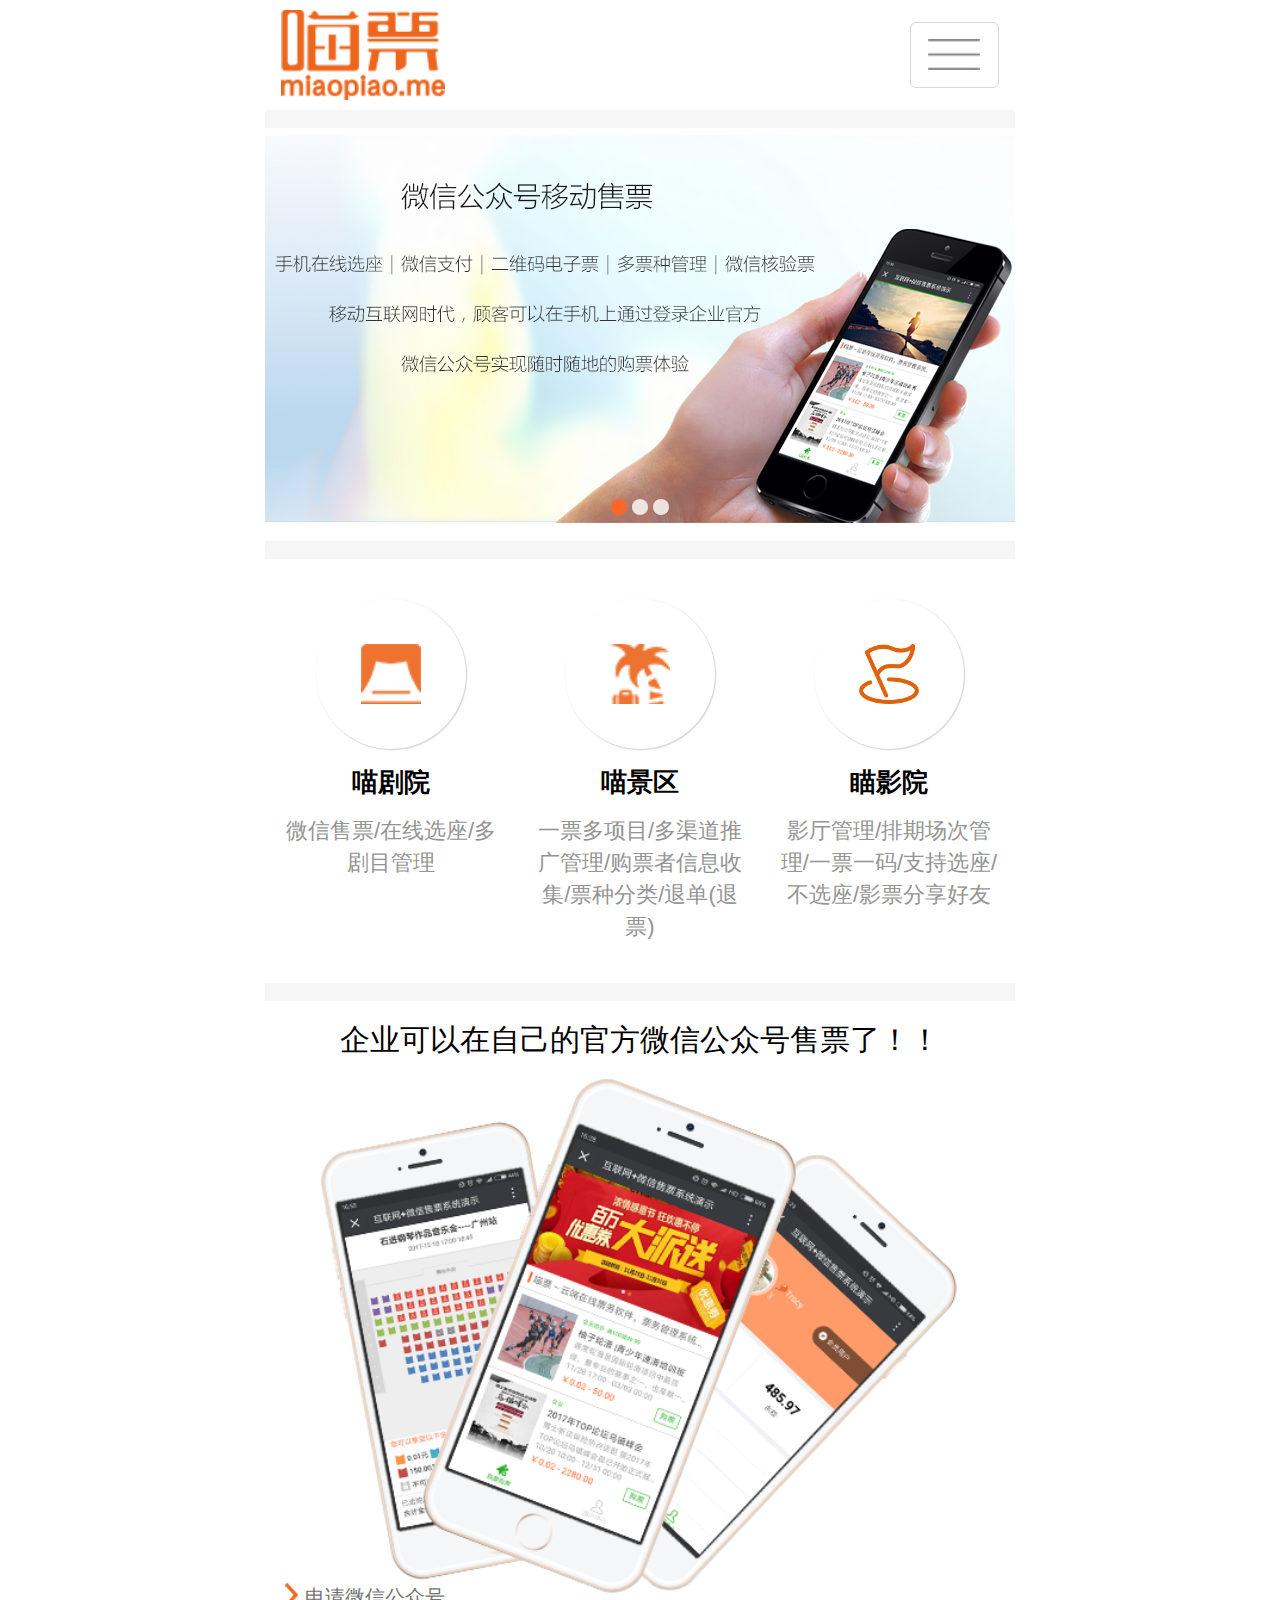
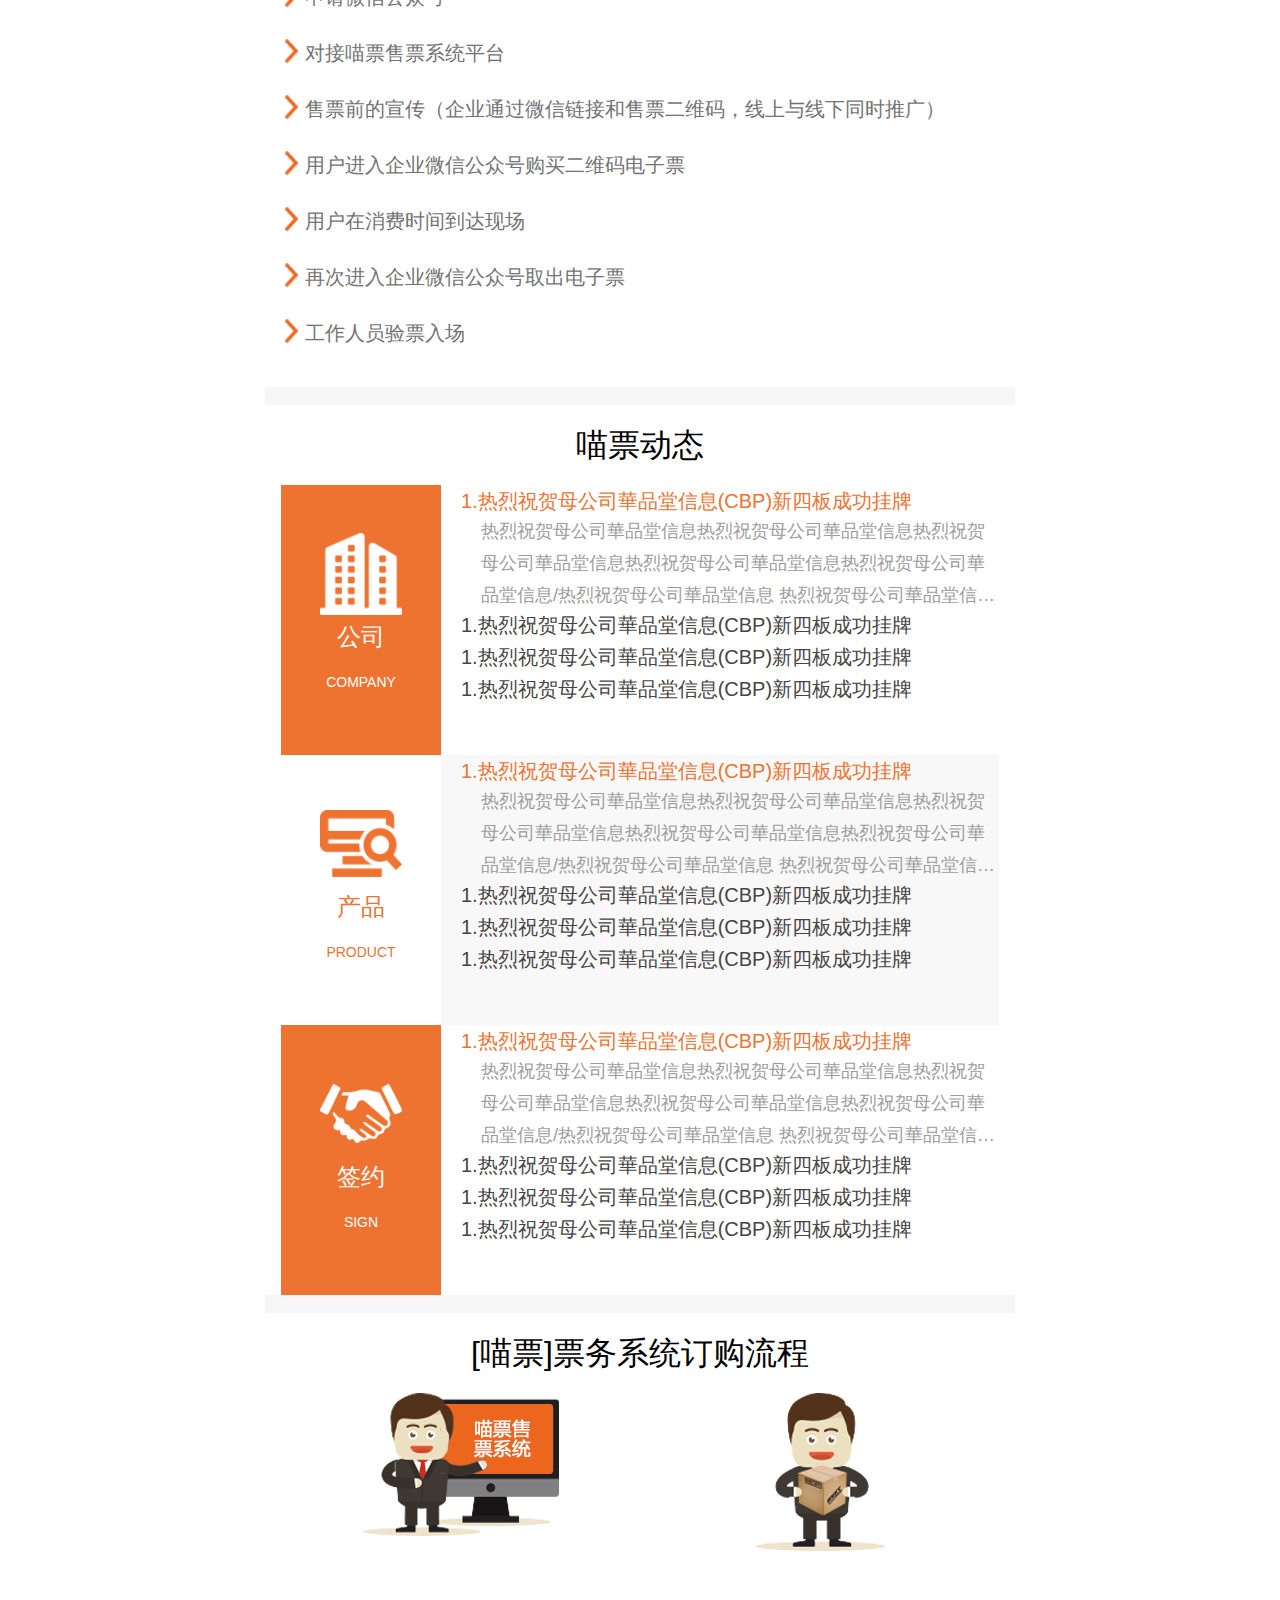
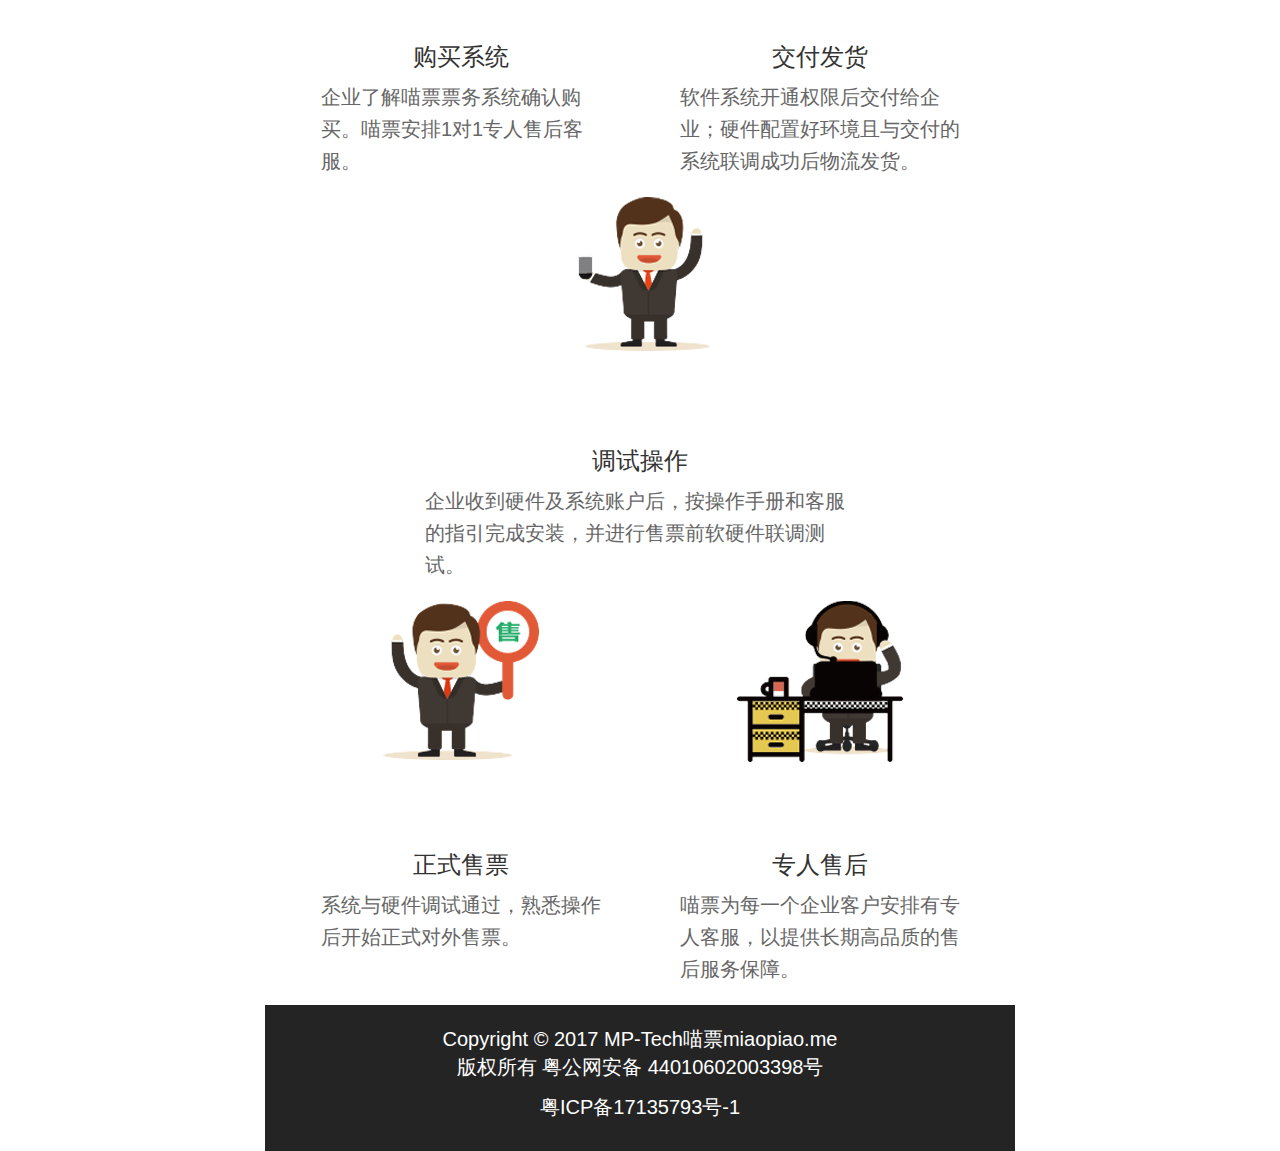
<file: index.html>
<!DOCTYPE html>
<html>
<head lang="en">
    <meta charset="UTF-8">
    <title></title>
    <meta name="viewport"
          content="width=device-width, user-scalable=no, initial-scale=1.0, maximum-scale=1.0, minimum-scale=1.0"/>
    <link rel="stylesheet" href="lib/css/reset.css"/>
    <link rel="stylesheet" href="css/app.css"/>
    <link rel="stylesheet" href="lib/css/swipeslider.css"/>
</head>
<body>
<!--公用头部-->
<header class="comm-head">
    <a href="" class="logo">
        <img src="images/logo.png" alt=""/>
    </a>
    <div class="menu" data-head></div>
</header>
<!--弹出菜单-->
<div class="comm-menu" data-menu>
    <div class="comm-menu-mask"></div>
    <div class="comm-menu-main">
        <p><a href="index.html">首页</a></p>
        <p><a href="miaojuyuan.html">喵剧院</a></p>
        <p><a href="miaojingqu.html">喵景区</a></p>
        <p><a href="jingcaituijian.html">精彩推荐</a></p>
        <p><a href="peitaoyinjian.html">配套硬件</a></p>
    </div>
</div>
<script>
    var menus = document.querySelector('[data-head]');
    var comm_menu = document.querySelector("[data-menu]");
    menus.onclick = function(){
        if(this.className.indexOf("active") < 0){
            this.className += " active";
            comm_menu.className += ' active';
        }else{
            this.className = this.className.replace(/active/ig,'');
            comm_menu.className = comm_menu.className.replace(/active/ig,'');
        }
    };
</script>

<div id="content_slider" class="swipslider">
    <ul class="sw-slides">
        <li class="sw-slide">
            <a class="sw-content" href="javascript:;"><img src="images/index-banner01.png" type="load"></a>
        </li>
        <li class="sw-slide">
            <a class="sw-content" href="javascript:;"><img src="images/index-banner02.png" type="load"></a>
        </li>
        <li class="sw-slide">
            <a class="sw-content" href="javascript:;"><img src="images/index-banner03.png" type="load"></a>
        </li>
    </ul>
</div>
<div class="xg top_interval bottom_interval">
    <div class="xg-item">
        <a href="javascript:;">
            <i class="miaojuyuan"></i>
        </a>
        <p class="title">喵剧院</p>
        <div class="xg-item-dis">
            微信售票/在线选座/多剧目管理
        </div>
    </div>
    <div class="xg-item">
        <a href="javascript:;">
            <i class="miaojingqu"></i>
        </a>
        <p class="title">喵景区</p>
        <div class="xg-item-dis">
            一票多项目/多渠道推广管理/购票者信息收集/票种分类/退单(退票)
        </div>
    </div>
    <div class="xg-item">
        <a href="javascript:;">
            <i class="miaoyingyuan"></i>
        </a>
        <p class="title">瞄影院</p>
        <div class="xg-item-dis">
            影厅管理/排期场次管理/一票一码/支持选座/不选座/影票分享好友
        </div>
    </div>
</div>

<div class="i-we-chat bottom_interval">
    <p class="title">
        企业可以在自己的官方微信公众号售票了！！
    </p>
    <div class="i-we-chat-img">
        <img src="images/we-chat-ticket.png" alt=""/>
    </div>
    <div class="i-we-chat-dis">
        <div><span></span> <p>申请微信公众号</p></div>
        <div><span></span> <p>对接喵票售票系统平台</p></div>
        <div><span></span> <p>售票前的宣传（企业通过微信链接和售票二维码，线上与线下同时推广）</p></div>
        <div><span></span> <p>用户进入企业微信公众号购买二维码电子票</p></div>
        <div><span></span> <p>用户在消费时间到达现场</p></div>
        <div><span></span> <p>再次进入企业微信公众号取出电子票</p></div>
        <div><span></span> <p>工作人员验票入场</p></div>
    </div>
</div>

<div class="i-dong-tai">
    <p class="i-dong-tai-title">喵票动态</p>
    <div class="i-dong-tai-main">
        <div class="i-dong-tai-main-item">
            <div class="left orange">
                <i class="icon songsi"></i>
                <p class="title">公司</p>
                <em class="english">COMPANY</em>
            </div>
            <div class="right">
                <div class="item active">
                    <p>1.热烈祝贺母公司華品堂信息(CBP)新四板成功挂牌</p>
                    <div>
                        热烈祝贺母公司華品堂信息热烈祝贺母公司華品堂信息热烈祝贺母公司華品堂信息热烈祝贺母公司華品堂信息热烈祝贺母公司華品堂信息/热烈祝贺母公司華品堂信息 热烈祝贺母公司華品堂信息
                        热烈祝贺母公司華品堂信息热烈祝贺母公司華品堂信息热烈祝贺母公司華品堂信息热烈祝贺母公司華品堂信息热烈祝贺母公司華品堂信息/热烈祝贺母公司華品堂信息 热烈祝贺母公司華品堂信息
                    </div>
                </div>
                <div class="item">
                    <p>1.热烈祝贺母公司華品堂信息(CBP)新四板成功挂牌</p>
                    <div>
                        热烈祝贺母公司華品堂信息热烈祝贺母公司華品堂信息热烈祝贺母公司華品堂信息热烈祝贺母公司華品堂信息热烈祝贺母公司華品堂信息/热烈祝贺母公司華品堂信息 热烈祝贺母公司華品堂信息
                        热烈祝贺母公司華品堂信息热烈祝贺母公司華品堂信息热烈祝贺母公司華品堂信息热烈祝贺母公司華品堂信息热烈祝贺母公司華品堂信息/热烈祝贺母公司華品堂信息 热烈祝贺母公司華品堂信息
                    </div>
                </div>
                <div class="item">
                    <p>1.热烈祝贺母公司華品堂信息(CBP)新四板成功挂牌</p>
                    <div>
                        热烈祝贺母公司華品堂信息热烈祝贺母公司華品堂信息热烈祝贺母公司華品堂信息热烈祝贺母公司華品堂信息热烈祝贺母公司華品堂信息/热烈祝贺母公司華品堂信息 热烈祝贺母公司華品堂信息
                        热烈祝贺母公司華品堂信息热烈祝贺母公司華品堂信息热烈祝贺母公司華品堂信息热烈祝贺母公司華品堂信息热烈祝贺母公司華品堂信息/热烈祝贺母公司華品堂信息 热烈祝贺母公司華品堂信息
                    </div>
                </div>
                <div class="item">
                    <p>1.热烈祝贺母公司華品堂信息(CBP)新四板成功挂牌</p>
                    <div>
                        热烈祝贺母公司華品堂信息热烈祝贺母公司華品堂信息热烈祝贺母公司華品堂信息热烈祝贺母公司華品堂信息热烈祝贺母公司華品堂信息/热烈祝贺母公司華品堂信息 热烈祝贺母公司華品堂信息
                        热烈祝贺母公司華品堂信息热烈祝贺母公司華品堂信息热烈祝贺母公司華品堂信息热烈祝贺母公司華品堂信息热烈祝贺母公司華品堂信息/热烈祝贺母公司華品堂信息 热烈祝贺母公司華品堂信息
                    </div>
                </div>
            </div>
        </div>
        <div class="i-dong-tai-main-item">
            <div class="left">
                <i class="icon chanping"></i>
                <p class="title">产品</p>
                <em class="english">PRODUCT</em>
            </div>
            <div class="right" style="background-color: #F8F8F8">
                <div class="item active">
                    <p>1.热烈祝贺母公司華品堂信息(CBP)新四板成功挂牌</p>
                    <div>
                        热烈祝贺母公司華品堂信息热烈祝贺母公司華品堂信息热烈祝贺母公司華品堂信息热烈祝贺母公司華品堂信息热烈祝贺母公司華品堂信息/热烈祝贺母公司華品堂信息 热烈祝贺母公司華品堂信息
                        热烈祝贺母公司華品堂信息热烈祝贺母公司華品堂信息热烈祝贺母公司華品堂信息热烈祝贺母公司華品堂信息热烈祝贺母公司華品堂信息/热烈祝贺母公司華品堂信息 热烈祝贺母公司華品堂信息
                    </div>
                </div>
                <div class="item">
                    <p>1.热烈祝贺母公司華品堂信息(CBP)新四板成功挂牌</p>
                    <div>
                        热烈祝贺母公司華品堂信息热烈祝贺母公司華品堂信息热烈祝贺母公司華品堂信息热烈祝贺母公司華品堂信息热烈祝贺母公司華品堂信息/热烈祝贺母公司華品堂信息 热烈祝贺母公司華品堂信息
                        热烈祝贺母公司華品堂信息热烈祝贺母公司華品堂信息热烈祝贺母公司華品堂信息热烈祝贺母公司華品堂信息热烈祝贺母公司華品堂信息/热烈祝贺母公司華品堂信息 热烈祝贺母公司華品堂信息
                    </div>
                </div>
                <div class="item">
                    <p>1.热烈祝贺母公司華品堂信息(CBP)新四板成功挂牌</p>
                    <div>
                        热烈祝贺母公司華品堂信息热烈祝贺母公司華品堂信息热烈祝贺母公司華品堂信息热烈祝贺母公司華品堂信息热烈祝贺母公司華品堂信息/热烈祝贺母公司華品堂信息 热烈祝贺母公司華品堂信息
                        热烈祝贺母公司華品堂信息热烈祝贺母公司華品堂信息热烈祝贺母公司華品堂信息热烈祝贺母公司華品堂信息热烈祝贺母公司華品堂信息/热烈祝贺母公司華品堂信息 热烈祝贺母公司華品堂信息
                    </div>
                </div>
                <div class="item">
                    <p>1.热烈祝贺母公司華品堂信息(CBP)新四板成功挂牌</p>
                    <div>
                        热烈祝贺母公司華品堂信息热烈祝贺母公司華品堂信息热烈祝贺母公司華品堂信息热烈祝贺母公司華品堂信息热烈祝贺母公司華品堂信息/热烈祝贺母公司華品堂信息 热烈祝贺母公司華品堂信息
                        热烈祝贺母公司華品堂信息热烈祝贺母公司華品堂信息热烈祝贺母公司華品堂信息热烈祝贺母公司華品堂信息热烈祝贺母公司華品堂信息/热烈祝贺母公司華品堂信息 热烈祝贺母公司華品堂信息
                    </div>
                </div>
            </div>
        </div>
        <div class="i-dong-tai-main-item">
            <div class="left orange">
                <i class="icon qianyue"></i>
                <p class="title">签约</p>
                <em class="english">SIGN</em>
            </div>
            <div class="right">
                <div class="item active">
                    <p>1.热烈祝贺母公司華品堂信息(CBP)新四板成功挂牌</p>
                    <div>
                        热烈祝贺母公司華品堂信息热烈祝贺母公司華品堂信息热烈祝贺母公司華品堂信息热烈祝贺母公司華品堂信息热烈祝贺母公司華品堂信息/热烈祝贺母公司華品堂信息 热烈祝贺母公司華品堂信息
                        热烈祝贺母公司華品堂信息热烈祝贺母公司華品堂信息热烈祝贺母公司華品堂信息热烈祝贺母公司華品堂信息热烈祝贺母公司華品堂信息/热烈祝贺母公司華品堂信息 热烈祝贺母公司華品堂信息
                    </div>
                </div>
                <div class="item">
                    <p>1.热烈祝贺母公司華品堂信息(CBP)新四板成功挂牌</p>
                    <div>
                        热烈祝贺母公司華品堂信息热烈祝贺母公司華品堂信息热烈祝贺母公司華品堂信息热烈祝贺母公司華品堂信息热烈祝贺母公司華品堂信息/热烈祝贺母公司華品堂信息 热烈祝贺母公司華品堂信息
                        热烈祝贺母公司華品堂信息热烈祝贺母公司華品堂信息热烈祝贺母公司華品堂信息热烈祝贺母公司華品堂信息热烈祝贺母公司華品堂信息/热烈祝贺母公司華品堂信息 热烈祝贺母公司華品堂信息
                    </div>
                </div>
                <div class="item">
                    <p>1.热烈祝贺母公司華品堂信息(CBP)新四板成功挂牌</p>
                    <div>
                        热烈祝贺母公司華品堂信息热烈祝贺母公司華品堂信息热烈祝贺母公司華品堂信息热烈祝贺母公司華品堂信息热烈祝贺母公司華品堂信息/热烈祝贺母公司華品堂信息 热烈祝贺母公司華品堂信息
                        热烈祝贺母公司華品堂信息热烈祝贺母公司華品堂信息热烈祝贺母公司華品堂信息热烈祝贺母公司華品堂信息热烈祝贺母公司華品堂信息/热烈祝贺母公司華品堂信息 热烈祝贺母公司華品堂信息
                    </div>
                </div>
                <div class="item">
                    <p>1.热烈祝贺母公司華品堂信息(CBP)新四板成功挂牌</p>
                    <div>
                        热烈祝贺母公司華品堂信息热烈祝贺母公司華品堂信息热烈祝贺母公司華品堂信息热烈祝贺母公司華品堂信息热烈祝贺母公司華品堂信息/热烈祝贺母公司華品堂信息 热烈祝贺母公司華品堂信息
                        热烈祝贺母公司華品堂信息热烈祝贺母公司華品堂信息热烈祝贺母公司華品堂信息热烈祝贺母公司華品堂信息热烈祝贺母公司華品堂信息/热烈祝贺母公司華品堂信息 热烈祝贺母公司華品堂信息
                    </div>
                </div>
            </div>
        </div>
    </div>
</div>

<div class="i-liu-cheng top_interval">
    <p class="i-liu-cheng-title">[喵票]票务系统订购流程</p>
    <div class="i-liu-cheng-main">
        <div class="i-liu-cheng-row">
            <div class="i-liu-cheng-cell">
                <div class="i-liu-cheng-img">
                    <img src="images/dg_figure01.png" alt=""/>
                </div>
                <div>
                    <p>购买系统</p>
                    <span>
                        企业了解喵票票务系统确认购买。喵票安排1对1专人售后客服。
                    </span>
                </div>
            </div>
            <div class="i-liu-cheng-cell">
                <div class="i-liu-cheng-img">
                    <img src="images/dg_figure02.png" alt=""/>
                </div>
                <div>
                    <p>交付发货</p>
                    <span>
                        软件系统开通权限后交付给企业；硬件配置好环境且与交付的系统联调成功后物流发货。
                    </span>
                </div>
            </div>
        </div>
        <div class="i-liu-cheng-row">
            <div class="i-liu-cheng-cell" style="width: 60%;">
                <div class="i-liu-cheng-img">
                    <img src="images/dg_figure03.png" alt=""/>
                </div>
                <div>
                    <p>调试操作</p>
                    <span style="padding: 0">
                        企业收到硬件及系统账户后，按操作手册和客服的指引完成安装，并进行售票前软硬件联调测试。
                    </span>
                </div>
            </div>
        </div>
        <div class="i-liu-cheng-row">
            <div class="i-liu-cheng-cell">
                <div class="i-liu-cheng-img">
                    <img src="images/dg_figure04.png" alt=""/>
                </div>
                <div>
                    <p>正式售票</p>
                    <span>
                        系统与硬件调试通过，熟悉操作后开始正式对外售票。
                    </span>
                </div>
            </div>
            <div class="i-liu-cheng-cell">
                <div class="i-liu-cheng-img">
                    <img src="images/dg_figure05.png" alt=""/>
                </div>
                <div>
                    <p>专人售后</p>
                    <span>
                        喵票为每一个企业客户安排有专人客服，以提供长期高品质的售后服务保障。
                    </span>
                </div>
            </div>
        </div>
    </div>
</div>

<!-- 公用底部 -->
<div class="comm-footer">
    <p>Copyright © 2017 MP-Tech喵票miaopiao.me</p>
    <p><a href="http://www.beian.gov.cn/portal/registerSystemInfo?recordcode=44010602003398">版权所有 粤公网安备 44010602003398号</a></p>
    <p><a href="http://www.miitbeian.gov.cn">粤ICP备17135793号-1</a></p>
</div>


<script src="js/font_size.js"></script>
<script src="lib/js/jquery-1.11.3.js"></script>
<script src="lib/js/swipeslider.js"></script>
<script>
    !function(){
        $('#content_slider').swipeslider({
            transitionDuration: 800,
            autoPlayTimeout: 3000,
            sliderHeight: '300px'
        });

        $(".i-dong-tai .i-dong-tai-main .i-dong-tai-main-item .right").on("click",".item",function(){
            $(this).addClass("active").siblings(".active").removeClass("active");
        });
    }();
</script>
</body>
</html>
</file>
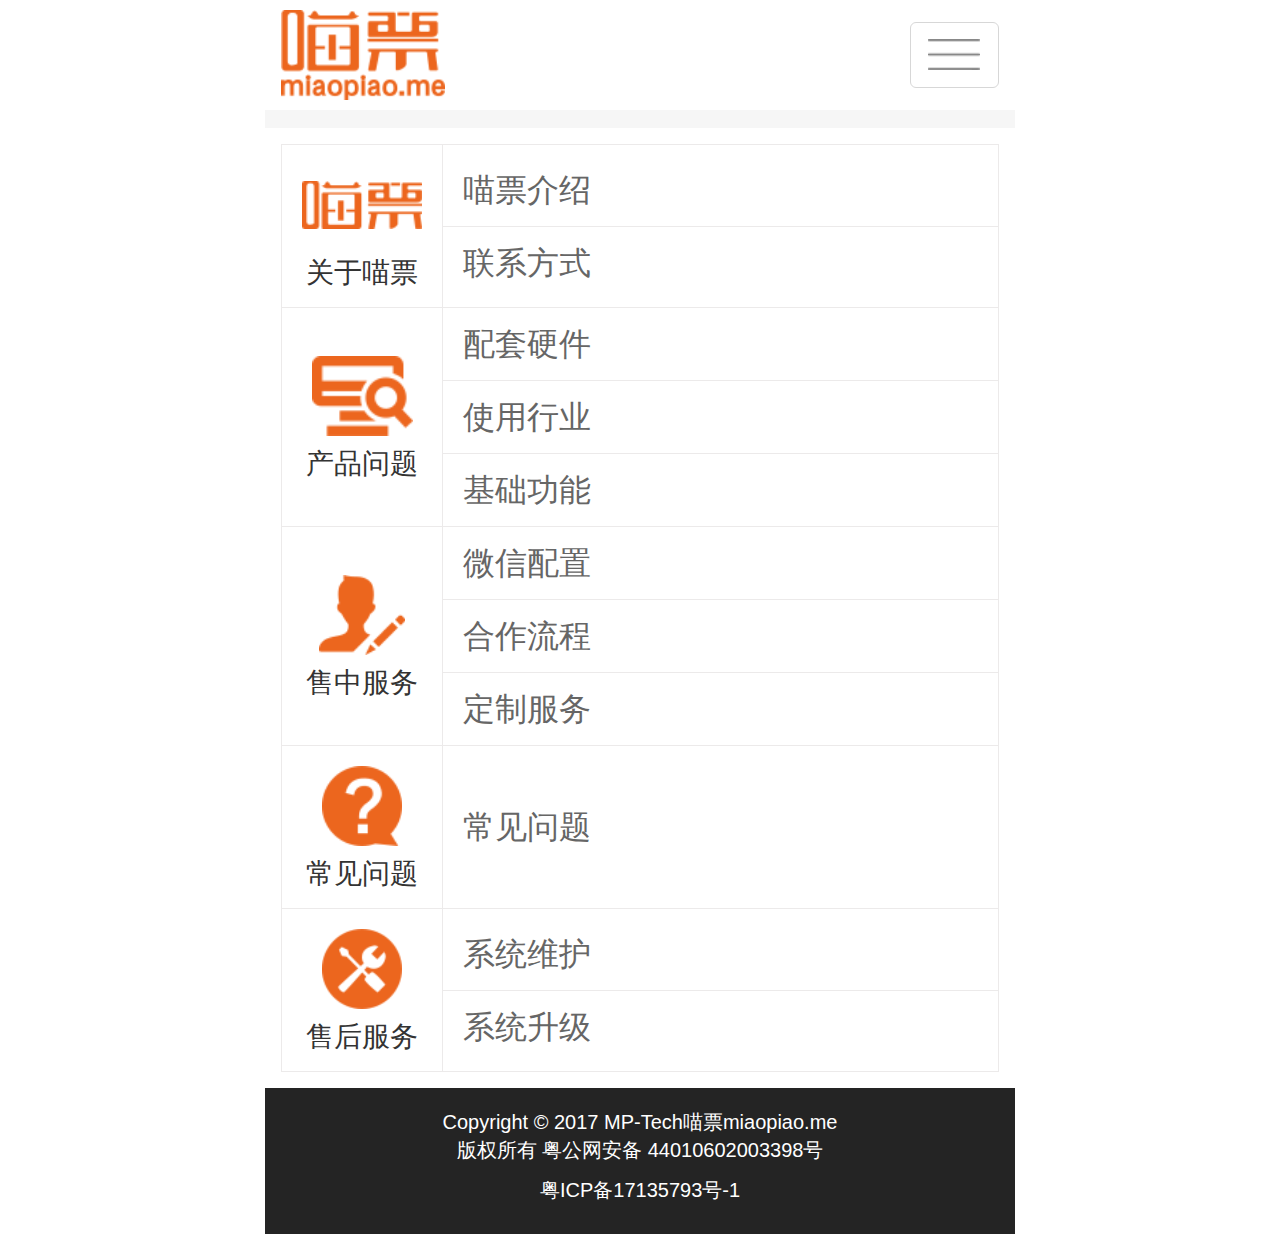
<file: bangzhuzhongxin.html>
<!DOCTYPE html>
<html>
<head lang="en">
    <meta charset="UTF-8">
    <title></title>
    <meta name="viewport"
          content="width=device-width, user-scalable=no, initial-scale=1.0, maximum-scale=1.0, minimum-scale=1.0"/>
    <link rel="stylesheet" href="lib/css/reset.css"/>
    <link rel="stylesheet" href="css/app.css"/>
    <style>
        body{
            /*overflow: hidden;*/
        }
        html,body{
            height: 100%;
            min-height: 100%;
        }
    </style>
</head>
<body>
<!--公用头部-->
<header class="comm-head">
    <a href="" class="logo">
        <img src="images/logo.png" alt=""/>
    </a>
    <div class="menu" data-head></div>
</header>
<!--弹出菜单-->
<div class="comm-menu" data-menu>
    <div class="comm-menu-mask"></div>
    <div class="comm-menu-main">
        <p><a href="index.html">首页</a></p>
        <p><a href="miaojuyuan.html">喵剧院</a></p>
        <p><a href="miaojingqu.html">喵景区</a></p>
        <p><a href="jingcaituijian.html">精彩推荐</a></p>
        <p><a href="peitaoyinjian.html">配套硬件</a></p>
    </div>
</div>
<script>
    var menus = document.querySelector('[data-head]');
    var comm_menu = document.querySelector("[data-menu]");
    menus.onclick = function(){
        if(this.className.indexOf("active") < 0){
            this.className += " active";
            comm_menu.className += ' active';
        }else{
            this.className = this.className.replace(/active/ig,'');
            comm_menu.className = comm_menu.className.replace(/active/ig,'');
        }
    };
</script>

<section class="bzzx">
    <ul class="bzzx-list">
        <li>
            <div class="bzzx-list-item-icon">
                <p>
                    <i class="icon" style="background-image: url(images/bzzx-miaopiao.png)"></i>
                    <span>关于喵票</span>
                </p>
            </div>
            <div class="bzzx-list-item-main">
                <p data-tpl-title="喵票介绍" data-tpl='<p style="line-height: 1.75em; text-indent: 0em;"><span style="color: rgb(89, 89, 89);"><br/></span></p><p style="line-height: 1.75em; text-indent: 0em;"><span style="color: rgb(89, 89, 89);">喵票科技（MP-Tech），是一家<span style="color: rgb(89, 89, 89);">专注于提供全行业票务软件解决方案的科技研发机构。公司</span>在中国产业结构与消费大升级的时代背景下，顺应移动互联网新生代趋势，将最新的科学技术运用于票务领域产品中，提升用户的购票使用体验，为未来实现无纸化电子票和高度智能票务而不断持续创新。</span></p><p style="line-height: 1.75em; text-indent: 0em;"><span style="color: rgb(89, 89, 89);">喵票拥有多项自主知识产权的软件产品和专利，旗下[喵剧院]、[喵景区]产品获得全国各地企事业单位的广泛认可与使用，是目前国内技术领先、功能最全面、稳定性最好的云端在线售票系统平台。</span></p><p style="text-align: center; text-indent: 0em;"><img src="https://www.miaopiao.me/data/upload/ueditor/20170929/59ce072b20823.png" title="帮助中心.png" alt="帮助中心.png"/></p>'>喵票介绍</p>
                <p data-tpl-title="联系方式" data-tpl='<p style="line-height: 1.75em; text-indent: 0em;"><span style="color: rgb(89, 89, 89);"><br/></span></p><p style="line-height: 1.75em; text-indent: 0em;"><span style="color: rgb(89, 89, 89);">咨询热线：020-89815846</span></p><p style="line-height: 1.75em; text-indent: 0em;"><span style="color: rgb(89, 89, 89);">销售部：冯经理（Peter） 手机： 13751861851  QQ：3156748963</span></p><p style="line-height: 1.75em; text-indent: 0em;"><span style="color: rgb(89, 89, 89);">项目部：崔小姐（Tracy）  QQ：1729262178</span></p><p style="line-height: 1.75em; text-indent: 0em;"><span style="color: rgb(89, 89, 89);">E-mail：peter@miaopiao.me</span></p><p style="line-height: 1.75em; text-indent: 0em;"><span style="color: rgb(89, 89, 89);">公司地址：中国广州·广州市天河区天河北路705号曜和广场D栋1007</span></p><p style="line-height: 1.75em; text-indent: 0em;"><span style="color: rgb(89, 89, 89);">工作时间：AM 9:30 ~ PM 18:00</span></p><p><br/></p>'>联系方式</p>
            </div>
        </li>
        <li>
            <div class="bzzx-list-item-icon">
                <p>
                    <i class="icon" style="background-image: url(images/bzzx-canpin.png)"></i>
                    <span>产品问题</span>
                </p>
            </div>
            <div class="bzzx-list-item-main">
                <p data-tpl-title="配套硬件" data-tpl='<p><span style="color: rgb(149, 55, 52);"><br/></span></p><p><span style="color: rgb(227, 108, 9);">l  纸票打印机</span></p><p><span style="color: rgb(89, 89, 89);">系统支持2种纸票打印机：用于景区与演唱会剧院的印刷门票打印机，和用于影院或普通小型场景的热敏小票打印机。</span></p><p><span style="color: rgb(89, 89, 89);"><br/></span></p><p><span style="color: rgb(227, 108, 9);">l  纸质（门）票</span></p><p><span style="color: rgb(89, 89, 89);">对应上述2种打印设备，纸质票也分为2种：印刷门票、热敏小票。</span></p><p style="text-indent: 2em;"><span style="color: rgb(89, 89, 89);">印刷门票：</span></p><p style="text-align:center"><img src="https://www.miaopiao.me/data/upload/ueditor/20170929/59cdf3bd006d0.png" title="喵票-长票.png" width="500" height="224" border="0" vspace="0" alt="喵票-长票.png" style="width: 500px; height: 224px;"/></p><p style="text-indent: 2em;"><span style="color: rgb(89, 89, 89);">热敏小票：</span></p><p style="text-align:center"><img src="https://www.miaopiao.me/data/upload/ueditor/20170929/59cdf3bd14492.png" title="喵票-普通票.png" width="200" height="307" border="0" vspace="0" alt="喵票-普通票.png" style="width: 200px; height: 307px;"/></p><p><br/></p><p><span style="color: rgb(227, 108, 9);">l  验票设备</span></p><p><span style="color: rgb(89, 89, 89);">喵票平台目前支持扫码枪和工作人员的普通智能手机2种验票设备。</span></p><p><br/></p>'>配套硬件</p>
                <p data-tpl-title="适用行业" data-tpl='<p style="line-height: 1.75em; text-indent: 0em;"><span style="color: rgb(89, 89, 89);"><br/></span></p><p style="line-height: 1.75em; text-indent: 0em;"><span style="color: rgb(89, 89, 89);">[喵票]电子票务系统平台旗下自主研发的多款产品适用不同行业和领域，包括剧院剧场、私人影院、景区旅游、城市活动、博物馆、游乐场所、演艺赛事、运动场馆等，企业在选购时，可根据销售顾问的建议，选择最贴合自身需求的对应产品，并且喵票根据企业客户的特殊需求也提供一对一的软件功能定制开发服务。</span></p><p style="text-align: center; text-indent: 0em;"><img src="https://www.miaopiao.me/data/upload/ueditor/20170929/59cdcba0c7edd.jpg" title="timg (1).jpg" alt="timg (1).jpg" width="880" height="183" border="0" vspace="0" style="width: 880px; height: 183px;"/></p>'>使用行业</p>
                <p data-tpl-title="基础功能" data-tpl='<p style="line-height: 1.75em; text-indent: 0em;"><span style="color: rgb(63, 63, 63);"><br/></span></p><p style="line-height: 1.75em; text-indent: 0em;"><span style="color: rgb(63, 63, 63);">产品的基础功能介绍如下：</span></p><p style="line-height: 1.75em;"><br/></p><p style="line-height: 1.75em; text-indent: 0em;"><span style="color: rgb(227, 108, 9);">l  售票方式</span></p><p style="line-height: 1.75em; text-indent: 0em;"><span style="color: rgb(89, 89, 89);">喵票电子票务系统可支持：企业微信公众号售票和现场收银窗口售票2种售票方式，并在管理后台订单管理中标识区分售票方式。</span></p><p style="line-height: 1.75em; text-indent: 0em;"><span style="color: rgb(89, 89, 89);"><br/></span></p><p style="line-height: 1.75em; text-indent: 0em;"><span style="color: rgb(227, 108, 9);">l  自定义座位</span></p><p style="line-height: 1.75em; text-indent: 0em;"><span style="color: rgb(89, 89, 89);">系统的影院和剧院版本均支持在线选座功能，企业可以在喵票系统的管理后台，可视化自定义室内影厅或剧院的座位数及座位纵横排座编号。</span></p><p style="line-height: 1.75em;"><br/></p><p style="line-height: 1.75em; text-indent: 0em;"><span style="color: rgb(227, 108, 9);">l  多剧目/多场次管理</span></p><p style="line-height: 1.75em; text-indent: 0em;"><span style="color: rgb(89, 89, 89);">喵票剧院版支持同一时间销售多部剧目，并可为每个剧目设置多个场次排期</span></p><p style="line-height: 1.75em;"><br/></p><p style="line-height: 1.75em; text-indent: 0em;"><span style="color: rgb(227, 108, 9);">l  退单/退票</span></p><p style="line-height: 1.75em; text-indent: 0em;"><span style="color: rgb(89, 89, 89);">喵票系统支持退单功能，已支付的订单可在后台进行退单操作，退单之后，原用户该笔订单中所包含的所有电子票券将失效，在线选座功能中对应的座位将重新在前台释放进行销售；</span></p><p style="line-height: 1.75em; text-indent: 0em;"><span style="color: rgb(89, 89, 89);">退单后该笔订单的款项可通过微信原路退回到购票人微信支付或支付宝支付时绑定的银行卡内。</span></p><p style="line-height: 1.75em;"><br/></p><p style="line-height: 1.75em; text-indent: 0em;"><span style="color: rgb(227, 108, 9);">l  二维码电子票</span></p><p style="line-height: 1.75em; text-indent: 0em;"><span style="color: rgb(89, 89, 89);">用户通过企业微信公众号购票后会获得一个带二维码及兑换码的电子票券，线下验票核销时，用户将电子票出示给企业验票工作人员，扫码验票或在窗口兑换纸质票；</span></p><p style="line-height: 1.75em; text-indent: 0em;"><span style="color: rgb(89, 89, 89);">同时，系统支持用户将自己购买的电子票微信分享给好友使用。</span></p><p style="line-height: 1.75em;"><br/></p><p style="line-height: 1.75em; text-indent: 0em;"><span style="color: rgb(227, 108, 9);">l  窗口收银</span></p><p style="line-height: 1.75em; text-indent: 0em;"><span style="color: rgb(89, 89, 89);">除了微信公众号售票方式，喵票提供的线下收银窗口售票端可满足企业现场售票和兑纸质票的需求；并将线上和线下的售票数据实时同步管理，为企业提供O2O闭环的票务解决方案。</span></p><p style="line-height: 1.75em;"><br/></p><p style="line-height: 1.75em; text-indent: 0em;"><span style="color: rgb(227, 108, 9);">l  纸票打印</span></p><p style="line-height: 1.75em; text-indent: 0em;"><span style="color: rgb(89, 89, 89);">喵票平台根据不同行业对纸质票的需求，支持2种纸票打印输出模式，一种是景区或演唱会常用的纸质印刷门票，另一种是电影院使用的影院热敏小票。2种纸票配置的打印机会有区别。</span></p><p style="line-height: 1.75em;"><br/></p><p style="line-height: 1.75em; text-indent: 0em;"><span style="color: rgb(227, 108, 9);">l  推广管理</span></p><p style="line-height: 1.75em; text-indent: 0em;"><span style="color: rgb(89, 89, 89);">平台可为企业多个宣传途径自动分配唯一的推广微信购票链接或二维码，并对不同的宣传渠道所带来的微信订单进行标识，从而帮助企业了解每个渠道的销售转化成果，进而根据数据调整不同宣传途径的营销广告投入；</span></p><p><br/></p>'>基础功能</p>
            </div>
        </li>
        <li>
            <div class="bzzx-list-item-icon">
                <p>
                    <i class="icon" style="background-image: url(images/bzzx-shouzhongfuwu.png)"></i>
                    <span>售中服务</span>
                </p>
            </div>
            <div class="bzzx-list-item-main">
                <p data-tpl-title="微信配置" data-tpl='<p style="line-height: 1.75em; text-indent: 0em;"><span style="color: rgb(89, 89, 89);"><br/></span></p><p style="line-height: 1.75em; text-indent: 0em;"><span style="color: rgb(89, 89, 89);">如果企业需要在微信平台进行售票，需要将微信公众号与喵票系统做前期的对接部署，企业只需要提供的公众号相关参数并配合我们做一些简单的操作即可完成整个部署过程，包括如下基础参数：</span></p><p style="line-height: 1.75em; text-indent: 0em;"><span style="color: rgb(89, 89, 89);"><br/></span></p><p style="text-indent: 0em;"><span style="color: rgb(63, 63, 63);">→微信公众号名称、微信appid、微信appseret</span></p><p style="text-indent: 0em;"><span style="color: rgb(63, 63, 63);"><span style="color: rgb(63, 63, 63);">→</span>微信商户id、支付密钥</span></p><p style="text-indent: 0em;"><br/></p><p style="text-indent: 0em;"><span style="color: rgb(38, 38, 38);">如何获取以上参数？</span></p><p style="text-indent: 0em;"><span style="color: rgb(227, 108, 9);"><br/></span></p><p style="text-indent: 0em;"><span style="color: rgb(227, 108, 9);">1.微信公众号名称、微信appid、微信appseret的获取；</span></p><p style="text-indent: 0em;"><span style="color: rgb(89, 89, 89);">①登录公众号，点击右栏下边“开发都中心”条目，如图</span></p><p style="text-align: center;"><img src="https://www.miaopiao.me/data/upload/ueditor/20170929/59ce173abb7cd.png" title="开发者中心.png" alt="开发者中心.png"/></p><p style="text-indent: 0em;"><span style="color: rgb(89, 89, 89);">②点击进去后在上面可以看到微信appid和微信appseret，如图</span></p><p style="text-align: center;"><img src="https://www.miaopiao.me/data/upload/ueditor/20170929/59ce15ab1f11a.png" title="配置项.png" alt="配置项.png"/></p><p style="text-indent: 0em;"><span style="color: rgb(89, 89, 89);">③下面的AppSecret(应用密钥)是没看到完整的，点击 完整显示 &nbsp;输入对应的认证就可以看到了。如图</span></p><p style="text-align: center;"><span style="color: rgb(51, 51, 51); font-family: &quot;Microsoft Yahei&quot;, 微软雅黑, arial, 宋体, sans-serif; text-align: justify; background-color: rgb(255, 255, 255);"><img src="https://www.miaopiao.me/data/upload/ueditor/20170929/59ce15c136571.png" title="密钥.png" alt="密钥.png"/></span></p><p><span style="color: rgb(227, 108, 9);">2.微信商户id、支付密钥的获取；</span></p><p><span style="color: rgb(89, 89, 89);">①获取证书文件</span></p><p><span style="color: rgb(89, 89, 89);"><span style="font-family: &quot;Microsoft Yahei&quot;, 微软雅黑, arial, 宋体, sans-serif; text-align: justify; background-color: rgb(255, 255, 255);">Step1：登录商户后台：</span><span style="font-family: &quot;Microsoft Yahei&quot;, 微软雅黑, arial, 宋体, sans-serif; text-align: justify; background-color: rgb(255, 255, 255); text-decoration: none;">https://pay.weixin.qq.com/index.php/home/login</span></span></p><p style="text-align: center;"><img src="https://www.miaopiao.me/data/upload/ueditor/20170929/59ce23638feb5.jpg" title="1.jpg" alt="1.jpg" width="800" height="332" border="0" vspace="0" style="width: 800px; height: 332px;"/></p><p><span style="color: rgb(89, 89, 89);">登录后默认进入到的页面：</span></p><p style="text-align:center"><img src="https://www.miaopiao.me/data/upload/ueditor/20170929/59ce239a6d663.jpg" title="2.jpg" alt="2.jpg" width="800" height="346" border="0" vspace="0" style="width: 800px; height: 346px;"/></p><p><span style="color: rgb(89, 89, 89);">如还没有安装操作证书，需先安装操作证书后再继续：(安装证书过程中需要手机短信验证码 )</span></p><p style="text-align:center"><img src="https://www.miaopiao.me/data/upload/ueditor/20170929/59ce23d74d9c8.png" title="3.png" alt="3.png" width="800" height="328" border="0" vspace="0" style="width: 800px; height: 328px;"/></p><p><span style="color: rgb(89, 89, 89);">Step2：点击左侧菜单【账户设置】&gt; API安全 &gt; 下载证书，如图：</span></p><p style="text-align: center;"><img src="https://www.miaopiao.me/data/upload/ueditor/20170929/59ce24063ee69.jpg" title="4.jpg" alt="4.jpg" width="800" height="335" border="0" vspace="0" style="width: 800px; height: 335px;"/></p><p style="text-align: left;"><span style="color: rgb(89, 89, 89);">Step3：进入证书下载页面，点击【下载】：</span></p><p style="text-align: center;"><img src="https://www.miaopiao.me/data/upload/ueditor/20170929/59ce243678ad3.jpg" title="5.jpg" alt="5.jpg" width="800" height="535" border="0" vspace="0" style="width: 800px; height: 535px;"/></p><p><span style="font-size: 14px; font-family: 微软雅黑, sans-serif; letter-spacing: 1px; color: rgb(89, 89, 89);">Step4：点击【下载】的同时，触发了手机验证码发送验证，如下：输入手机收到的验证码及商户平台登录密码，点击【提交】进入下载：</span></p><p style="text-align: center;"><span style="font-size:14px;font-family:&#39;微软雅黑&#39;,&#39;sans-serif&#39;;color:#333333;letter-spacing:1px"><img src="https://www.miaopiao.me/data/upload/ueditor/20170929/59ce24afaeb4a.jpg" title="6.jpg" alt="6.jpg" width="800" height="439" border="0" vspace="0" style="width: 800px; height: 439px;"/></span></p><p><span style="font-size: 14px; font-family: 微软雅黑, sans-serif; letter-spacing: 1px; color: rgb(89, 89, 89);">Step5：下载的是一个名为“cert.zip”的压缩包，选择下载保存到的地址，继续点击【下载】：</span></p><p style="text-align: center;"><span style="font-size:14px;font-family:&#39;微软雅黑&#39;,&#39;sans-serif&#39;;color:#333333;letter-spacing:1px"><img src="https://www.miaopiao.me/data/upload/ueditor/20170929/59ce24d7a0cc5.jpg" title="7.jpg" alt="7.jpg"/></span></p><p><br/></p><p><span style="color: rgb(89, 89, 89);">Step6：下载成功，解压压缩包：</span></p><p style="text-align:center"><img src="https://www.miaopiao.me/data/upload/ueditor/20170929/59ce24f297b5b.jpg" title="8.jpg" alt="8.jpg"/><img src="https://www.miaopiao.me/data/upload/ueditor/20170929/59ce25090c2a6.jpg" title="9.jpg" alt="9.jpg"/></p><p><span style="color: rgb(89, 89, 89);">Step7：打开解压后的cert文件夹，文件夹里有四个证书和一个证书使用说明文档，其中 “apiclient_cert.p12”证书就是我们需要获取的证书文件。如图：</span></p><p><span style="color: rgb(255, 0, 0);">证书属于敏感信息，请妥善保管不要泄露和被他人复制。</span></p><p style="text-align:center"><img src="https://www.miaopiao.me/data/upload/ueditor/20170929/59ce25364a05a.jpg" title="10.jpg" alt="10.jpg"/></p><p><span style="font-size: 14px; font-family: 微软雅黑, sans-serif; letter-spacing: 1px; color: rgb(89, 89, 89);">另，以下为获取证书操作过程中商户绑定的手机收到的信息，分别为手机短信验证码信息和下载证书操作提醒信息：</span></p><p style="text-align:center"><span style="font-size:14px;font-family:&#39;微软雅黑&#39;,&#39;sans-serif&#39;;color:#333333;letter-spacing:1px"><img src="https://www.miaopiao.me/data/upload/ueditor/20170929/59ce254e105ff.jpg" title="11.jpg" alt="11.jpg" width="300" height="533" border="0" vspace="0" style="width: 300px; height: 533px;"/></span></p><p><span style="font-size: 14px; font-family: 微软雅黑, sans-serif; letter-spacing: 1px; color: rgb(89, 89, 89);">②获取证书密码</span></p><p><span style="font-size: 14px; font-family: 微软雅黑, sans-serif; letter-spacing: 1px; color: rgb(89, 89, 89);">证书密码默认为您的商户ID(如：10010000)，可从申请微信支付成功时的邮件通知里获取，如有修改初始密码，需输入修改后的密码。也可从商户平台的【账户概览】&gt; 基本信息里获取，如下：</span></p><p><span style="text-align: justify; background-color: rgb(255, 255, 255); font-size: 14px; font-family: 微软雅黑, sans-serif; letter-spacing: 1px; color: rgb(89, 89, 89);">点击帐户中心——API安全——设置API密钥——提示会影响——确认——新密钥——手机验证码——登录密码</span></p><p style="text-align:center"><img src="https://www.miaopiao.me/data/upload/ueditor/20170930/59cf1d2442f02.png" title="设置商户密钥.png" alt="设置商户密钥.png"/></p><p><span style="color: rgb(89, 89, 89);">设置完密钥保存下来即可。</span></p><p style="text-align: center;"><br/></p>'>微信配置</p>
                <p data-tpl-title="合作流程" data-tpl='<p style="line-height: 1.75em;"><br/></p><p style="line-height: 1.75em; text-indent: 0em;"><span style="color: rgb(89, 89, 89);">1、向销售顾问简单介绍您的售票系统需求</span></p><p style="line-height: 1.75em; text-indent: 0em;"><span style="color: rgb(89, 89, 89);">2、销售顾问推荐喵票适用产品</span></p><p style="line-height: 1.75em; text-indent: 0em;"><span style="color: rgb(89, 89, 89);">3、试用体验喵票产品，就需求与产品实现上的疑点咨询销售顾问</span></p><p style="line-height: 1.75em; text-indent: 0em;"><span style="color: rgb(89, 89, 89);">4、试用满意，购买软件产品、配套设备或软件定制开发服务</span></p><p style="line-height: 1.75em; text-indent: 0em;"><span style="color: rgb(89, 89, 89);">5、双方签定合同，支付产品或服务购置费用</span></p><p style="line-height: 1.75em; text-indent: 0em;"><span style="color: rgb(89, 89, 89);">6、分配喵票系统账户，并完成微信公众号的对接部署</span></p><p style="line-height: 1.75em; text-indent: 0em;"><span style="color: rgb(89, 89, 89);">7、上线调试，模拟售票流程，熟悉管理后台操作</span></p><p style="line-height: 1.75em; text-indent: 0em;"><span style="color: rgb(89, 89, 89);">8、完成测试工作，正式对外售票</span></p><p style="line-height: 1.75em; text-indent: 2em;"><br/></p>'>合作流程</p>
                <p data-tpl-title="定制服务" data-tpl='<p style="line-height: 1.75em; text-indent: 2em;"><br/></p><p style="line-height: 1.75em; text-indent: 0em;"><span style="color: rgb(89, 89, 89);">当企业在体验了喵票产品后，发现有部分重要的功能需求现有喵票产品无法实现，这时，您可以和我们的销售顾问讨论并提出定制需求，我们将根据您提出功能的复杂程度，评估定制软件开发所需耗用的工时和费用。</span></p>'>定制服务</p>
            </div>
        </li>
        <li>
            <div class="bzzx-list-item-icon">
                <p>
                    <i class="icon" style="background-image: url(images/bzzx-changjianwenti.png)"></i>
                    <span>常见问题</span>
                </p>
            </div>
            <div class="bzzx-list-item-main">
                <p data-tpl-title="常见问题" data-tpl='<p><br/></p><p style="line-height: 1.75em; text-indent: 0em;"><span style="font-size: 18px; color: rgb(12, 12, 12);">常见问题</span></p><p style="line-height: 1.75em; text-indent: 2em;"><span style="font-size: 18px; color: rgb(12, 12, 12);"><br/></span></p><p style="line-height: 1.75em; text-indent: 0em;"><span style="color: rgb(227, 108, 9);">l  微信售票系统对公众号有什么要求？</span></p><p style="line-height: 1.75em; text-indent: 0em;"><span style="color: rgb(89, 89, 89);">① 需经认证的微信公众服务号；</span></p><p style="line-height: 1.75em; text-indent: 0em;"><span style="color: rgb(89, 89, 89);">②需开通微信支付功能；</span></p><p style="line-height: 1.75em; text-indent: 0em;"><span style="color: rgb(89, 89, 89);">③提供的服务号目前未使用其它系统，未来也不会再进行其它第三方的开发；</span></p><p style="line-height: 1.75em; text-indent: 0em;"><span style="color: rgb(89, 89, 89);">④企业所提供的微信公众号可以不是最终售票的公众号，最终售票的公众号可以是服务号，也可以订阅号，但同样需要经微信官方认证才行。</span></p><p style="line-height: 1.75em; text-indent: 0em;"><span style="color: rgb(89, 89, 89);">（PS：目前微信官方规则是一个企业最多可以创建50个微信公众号。） </span></p><p style="line-height: 1.75em;"><br/></p><p style="line-height: 1.75em; text-indent: 0em;"><span style="color: rgb(227, 108, 9);">l  现场窗口收银端支持什么支付方式？</span></p><p style="line-height: 1.75em; text-indent: 0em;"><span style="color: rgb(89, 89, 89);">目前喵票售票平台的现场收银端窗口售票支持用户现金、微信支付、支付宝支付3种线下支付方式。</span></p><p style="line-height: 1.75em;"><br/></p><p style="line-height: 1.75em; text-indent: 0em;"><span style="color: rgb(227, 108, 9);">l  我想要的一些功能，喵票系统平台没有怎么办？</span></p><p style="line-height: 1.75em; text-indent: 0em;"><span style="color: rgb(89, 89, 89);">除了喵票平台现有的产品功能外，我们也可以根据企业客户的特殊需求提供一对一的软件扩展功能的定制开发收费服务。</span></p><p style="line-height: 1.75em;"><br/></p><p style="line-height: 1.75em; text-indent: 0em;"><span style="color: rgb(227, 108, 9);">l  剧院版的微信端售票可以同时销售多个不同场馆的多部剧吗？</span></p><p style="line-height: 1.75em; text-indent: 0em;"><span style="color: rgb(89, 89, 89);">[喵剧院]产品系统支持企业同一时间里创建多个场馆，并销售不同的剧目。</span></p><p style="line-height: 1.75em;"><br/></p><p style="line-height: 1.75em; text-indent: 0em;"><span style="color: rgb(227, 108, 9);">l  顾客购票支付的钱到哪里？</span></p><p style="line-height: 1.75em; text-indent: 0em;"><span style="color: rgb(89, 89, 89);">企业提供的微信公众服务号在开通微信支付时，腾讯官方会要求提供对公银行账号进行绑定，用户通过喵票购票平台购票时支付的款项将先到微信官方商户账号内，然后再由企业提现到绑定的对公银行账户，整个钱流过程不经过其它第三方公司。</span></p><p style="line-height: 1.75em;"><br/></p><p style="line-height: 1.75em; text-indent: 0em;"><span style="color: rgb(227, 108, 9);">l  顾客能不能退票和退款？</span></p><p style="line-height: 1.75em; text-indent: 0em;"><span style="color: rgb(89, 89, 89);">喵票售票系统提供退单功能，但请注意“退单”与“退票”的区别，退单是指按订单记录退，包括订单中包含的所有票；假如某用户的一个订单中包含了多张票，则只能一次性将这个订单中的所有票取消有效性，但无法单独退该订单中的某张票。</span></p><p style="line-height: 1.75em; text-indent: 0em;"><span style="color: rgb(89, 89, 89);">退款也同上面的退单一样，只能每笔订单进行退款。</span></p><p style="line-height: 1.75em;"><br/></p><p style="line-height: 1.75em; text-indent: 0em;"><span style="color: rgb(227, 108, 9);">l  用户购票的相关数据可以导出吗？</span></p><p style="line-height: 1.75em; text-indent: 0em;"><span style="color: rgb(89, 89, 89);">喵票的管理后台提供订单、票券和用户数据的批量导出功能，企业可以将数据表格导出保存。</span></p><p style="line-height: 1.75em;"><br/></p><p style="line-height: 1.75em; text-indent: 0em;"><span style="color: rgb(227, 108, 9);">l  如果现场没有网络，现场可以售票和验票吗？</span></p><p style="line-height: 1.75em; text-indent: 0em;"><span style="color: rgb(89, 89, 89);">在如今的互联网大时代，网络已经就像水和电一样渗透入我们的生活与工作当中，喵票平台采用计算机云端技术实现多个售票端和终端的数据同步管理，用户购票和验票等操作均需在网络连接的情况下完成（验票支持可上网的普通4G手机），以确保订单和票券数据的实时同步，脱网将无法完成相关操作；当然，如果企业要预防断网意外发生，可以预备其它上网手段，如提前购买上网流量卡等。</span></p><p><br/></p>'>常见问题</p>
            </div>
        </li>
        <li>
            <div class="bzzx-list-item-icon">
                <p>
                    <i class="icon" style="background-image: url(images/bzzx-shouhoufuwu.png);"></i>
                    <span>售后服务</span>
                </p>
            </div>
            <div class="bzzx-list-item-main">
                <p data-tpl-title="系统维护" data-tpl='<p style="line-height: 1.75em;"><br/></p><p style="line-height: 1.75em; text-indent: 0em;"><span style="color: rgb(227, 108, 9);">l  购买喵票系统后，如果使用过程中出现问题怎么办？</span></p><p style="line-height: 1.75em; text-indent: 0em;"><span style="color: rgb(89, 89, 89);">企业购买喵票系统后，全程会有专人项目客服跟踪服务，包括前期的系统搭建，以及在售票使用过程中；发现问题或操作上的疑问都可以第一时间联系我们的专业客服人员，客服会即时为你解答并安排技术人员排查系统问题。</span></p><p><br/></p>'>系统维护</p>
                <p data-tpl-title="系统升级" data-tpl='<p style="line-height: 1.75em;"><br/></p><p style="line-height: 1.75em; text-indent: 0em;"><span style="color: rgb(227, 108, 9);">l  购买喵票系统后，以后有没有功能升级，是否要另收费？</span></p><p style="line-height: 1.75em; text-indent: 0em;"><span style="color: rgb(89, 89, 89);">为给用户提供更友好的购票体验，满足企业不断提升的票务销售与管理需求，喵票的研发团队坚持长期维护、持续创新的原则，将不断对系统功能做改进升级，让喵票平台更加强大；新功能的升级，只要是喵票的会员客户企业，将不另外收取升级费用，未来普通客户企业可能会根据功能模块进行升级计费。</span></p><p><br/></p>'>系统升级</p>
            </div>
        </li>
    </ul>
</section>

<!-- 公用底部 -->
<div class="comm-footer">
    <p>Copyright © 2017 MP-Tech喵票miaopiao.me</p>
    <p><a href="http://www.beian.gov.cn/portal/registerSystemInfo?recordcode=44010602003398">版权所有 粤公网安备 44010602003398号</a></p>
    <p><a href="http://www.miitbeian.gov.cn">粤ICP备17135793号-1</a></p>
</div>

<!-- 模拟页面跳转 -->
<div class="bzzx-container active">
    <div>
        <header class="comm-head">
            <a href="" class="logo">
                <img src="images/logo.png" alt=""/>
            </a>
            <div class="menu" data-copy-head></div>
        </header>
        <div class="comm-menu" data-copy-menu>
            <div class="comm-menu-mask"></div>
            <div class="comm-menu-main">
                <p><a href="index.html">首页</a></p>
                <p><a href="miaojuyuan.html">喵剧院</a></p>
                <p><a href="miaojingqu.html">喵景区</a></p>
                <p><a href="jingcaituijian.html">精彩推荐</a></p>
                <p><a href="peitaoyinjian.html">配套硬件</a></p>
            </div>
        </div>
    </div>
    <main class="bzzx-container-main">
        <p class="bzzx-container-main-title">喵票介绍</p>
        <div class="bzzx-container-main-content"></div>
        <div class="bzzx-container-main-return">
            <a href="javascript:void(0)"></a>
        </div>
    </main>

    <!-- 公用底部 -->
    <div class="comm-footer">
        <p>Copyright © 2017 MP-Tech喵票miaopiao.me</p>
        <p><a href="http://www.beian.gov.cn/portal/registerSystemInfo?recordcode=44010602003398">版权所有 粤公网安备 44010602003398号</a></p>
        <p><a href="http://www.miitbeian.gov.cn">粤ICP备17135793号-1</a></p>
    </div>
</div>

<script src="js/font_size.js"></script>
<script src="lib/js/jquery-1.11.3.js"></script>
<script>
    !function(){
        var container = $(".bzzx-container");
        var menus = document.querySelectorAll(".comm-head .menu");
        var comm_menus = document.querySelectorAll(".comm-menu");
        $(".bzzx .bzzx-list").on("click",'li .bzzx-list-item-main p',function(){
            var _that = $(this);
            $("body").css("overflow",'hidden');
            container.removeClass("active");
            container.find(".bzzx-container-main-title").text(_that.data('tpl-title'));
            container.find(".bzzx-container-main-content").html(_that.data('tpl'));
            for(var i=menus.length-1;i>=0;i--){
                menus[i].className = menus[i].className.replace(/active/ig,'');
                comm_menus[i].className = comm_menus[i].className.replace(/active/ig,'');
            }
        });
        $(".bzzx-container .bzzx-container-main .bzzx-container-main-return a").on("click",function(){
            $("body").css("overflow",'auto');
            container.addClass("active");
            for(var i=menus.length-1;i>=0;i--){
                menus[i].className = menus[i].className.replace(/active/ig,'');
                comm_menus[i].className = comm_menus[i].className.replace(/active/ig,'');
            }
        });

        document.querySelector("[data-copy-head]").onclick = function (){
            if(this.className.indexOf('active') < 0){
                this.className += ' active';
                document.querySelector('[data-copy-menu]').className += ' active';
            }else{
                this.className = this.className.replace(/active/ig,'');
                document.querySelector('[data-copy-menu]').className = document.querySelector('[data-copy-menu]').className.replace(/active/ig,'');
            }
        }

    }();
</script>
</body>
</html>
</file>
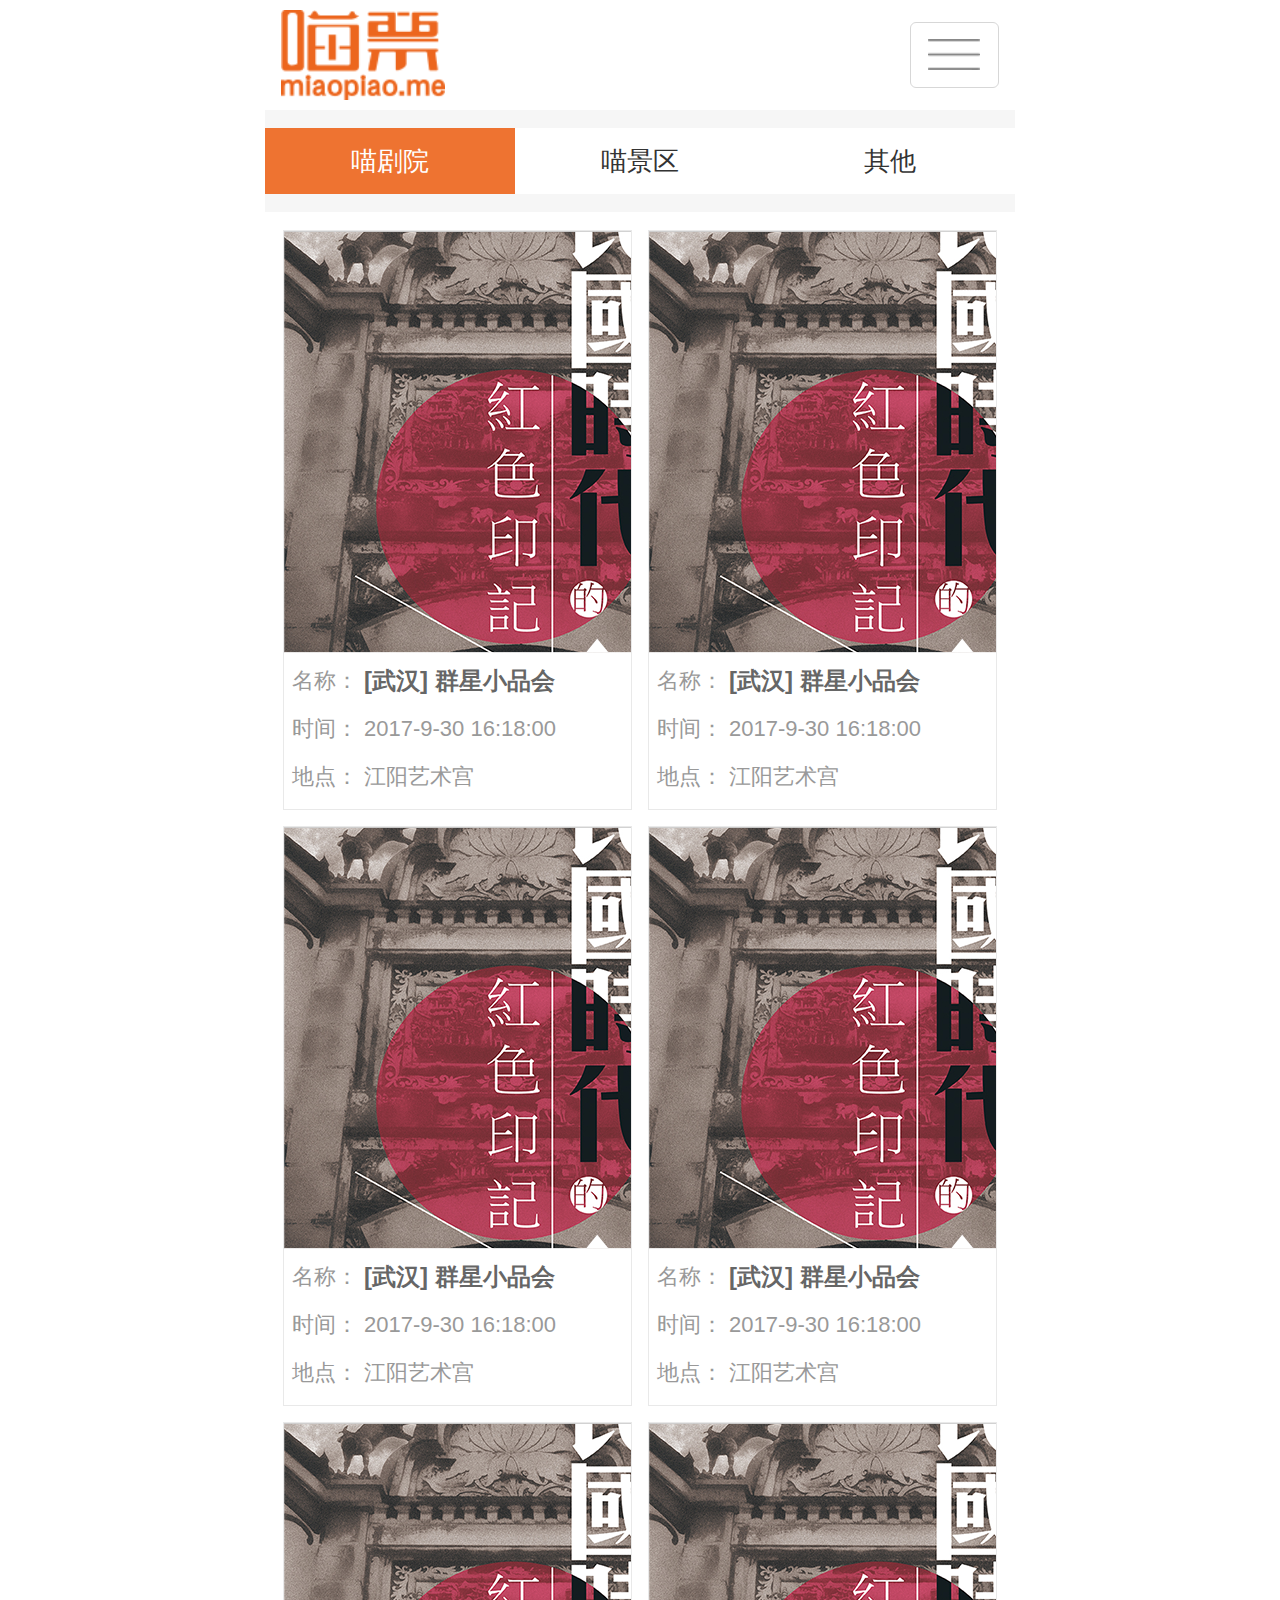
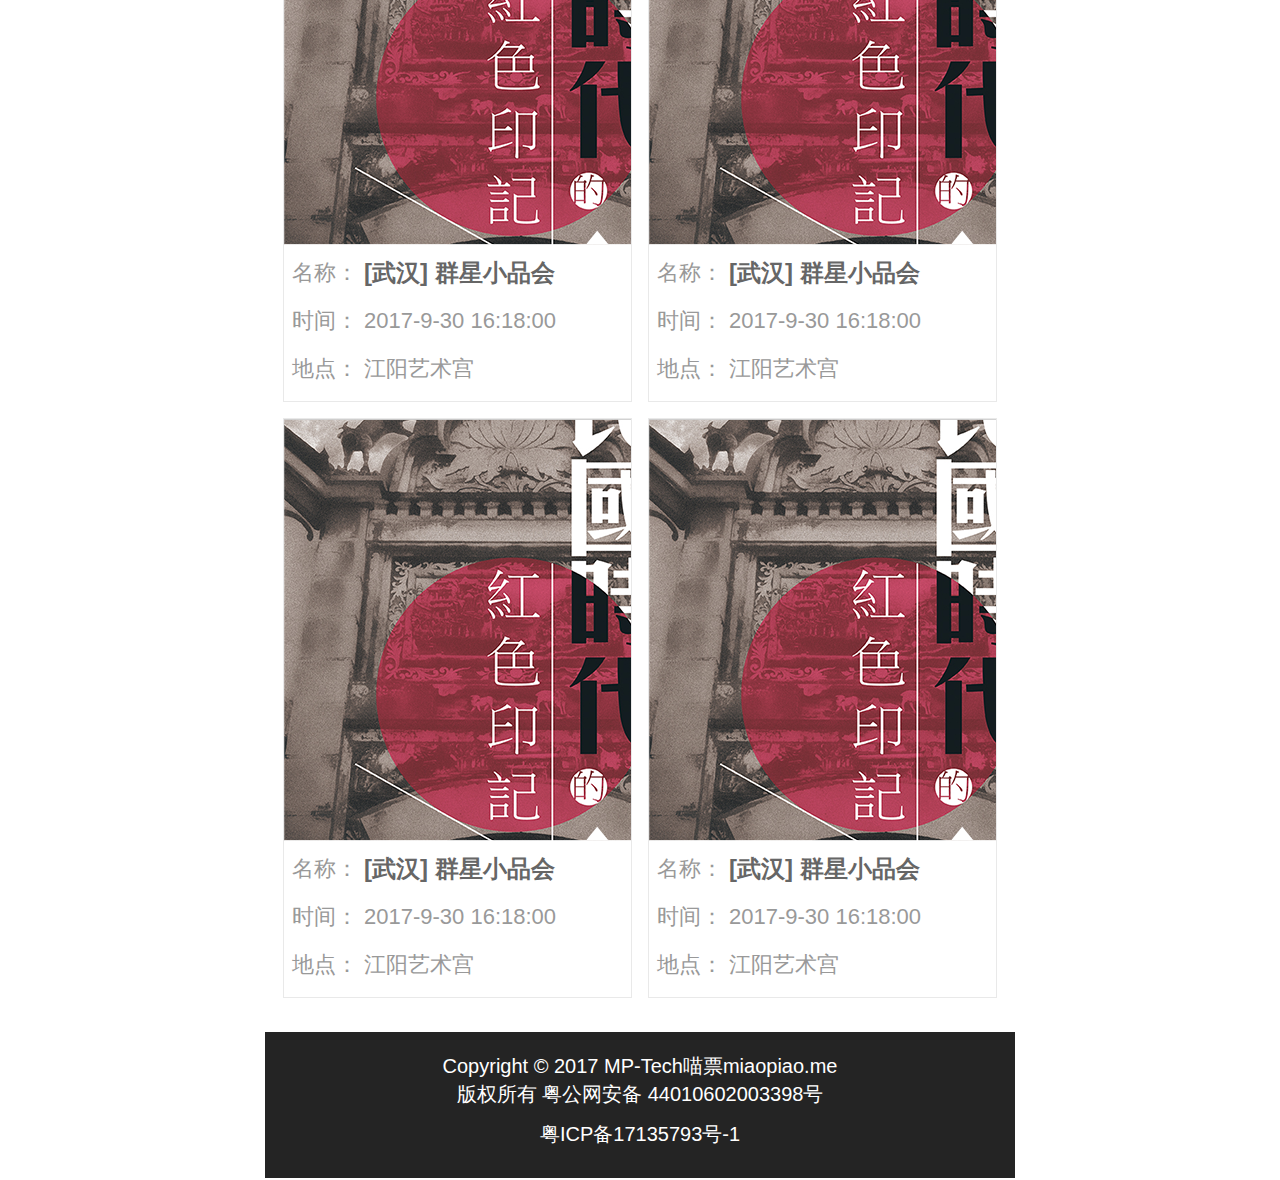
<file: jingcaituijian.html>
<!DOCTYPE html>
<html>
<head lang="en">
    <meta charset="UTF-8">
    <title></title>
    <meta name="viewport"
          content="width=device-width, user-scalable=no, initial-scale=1.0, maximum-scale=1.0, minimum-scale=1.0"/>
    <link rel="stylesheet" href="lib/css/reset.css"/>
    <link rel="stylesheet" href="css/app.css"/>
    <link rel="stylesheet" href="lib/css/swipeslider.css"/>
    <style>
        html,body{
            height: 100%;
            min-height: 100%;
        }
    </style>
</head>
<body>
<!--公用头部-->
<header class="comm-head">
    <a href="" class="logo">
        <img src="images/logo.png" alt=""/>
    </a>
    <div class="menu" data-head></div>
</header>
<!--弹出菜单-->
<div class="comm-menu" data-menu>
    <div class="comm-menu-mask"></div>
    <div class="comm-menu-main">
        <p><a href="index.html">首页</a></p>
        <p><a href="miaojuyuan.html">喵剧院</a></p>
        <p><a href="miaojingqu.html">喵景区</a></p>
        <p><a href="jingcaituijian.html">精彩推荐</a></p>
        <p><a href="peitaoyinjian.html">配套硬件</a></p>
    </div>
</div>
<script>
    var menus = document.querySelector('[data-head]');
    var comm_menu = document.querySelector("[data-menu]");
    menus.onclick = function(){
        if(this.className.indexOf("active") < 0){
            this.className += " active";
            comm_menu.className += ' active';
        }else{
            this.className = this.className.replace(/active/ig,'');
            comm_menu.className = comm_menu.className.replace(/active/ig,'');
        }
    };
</script>

<section class="jctj">
    <header class="jctj-head bottom_interval">
        <a class="active" href="javascript:void(0)">喵剧院</a>
        <a href="javascript:void(0)">喵景区</a>
        <a href="javascript:void(0)">其他</a>
    </header>
    <!-- 喵剧院-->
    <main class="jctj-main">
        <div class="jctj-cell">
            <div class="jctj-cell-img">
                <img src="images/jingcaituijian.png" alt=""/>
            </div>
            <div class="jctj-cell-p"><span class="left">名称：</span><p class="right jctj-cell-p-title">[武汉] 群星小品会</p></div>
            <div class="jctj-cell-p"><span class="left">时间：</span><p class="right">2017-9-30  16:18:00</p></div>
            <div class="jctj-cell-p"><span class="left">地点：</span><p class="right">江阳艺术宫</p></div>
        </div>
        <div class="jctj-cell">
            <div class="jctj-cell-img">
                <img src="images/jingcaituijian.png" alt=""/>
            </div>
            <div class="jctj-cell-p"><span class="left">名称：</span><p class="right jctj-cell-p-title">[武汉] 群星小品会</p></div>
            <div class="jctj-cell-p"><span class="left">时间：</span><p class="right">2017-9-30  16:18:00</p></div>
            <div class="jctj-cell-p"><span class="left">地点：</span><p class="right">江阳艺术宫</p></div>
        </div>
        <div class="jctj-cell">
            <div class="jctj-cell-img">
                <img src="images/jingcaituijian.png" alt=""/>
            </div>
            <div class="jctj-cell-p"><span class="left">名称：</span><p class="right jctj-cell-p-title">[武汉] 群星小品会</p></div>
            <div class="jctj-cell-p"><span class="left">时间：</span><p class="right">2017-9-30  16:18:00</p></div>
            <div class="jctj-cell-p"><span class="left">地点：</span><p class="right">江阳艺术宫</p></div>
        </div>
        <div class="jctj-cell">
            <div class="jctj-cell-img">
                <img src="images/jingcaituijian.png" alt=""/>
            </div>
            <div class="jctj-cell-p"><span class="left">名称：</span><p class="right jctj-cell-p-title">[武汉] 群星小品会</p></div>
            <div class="jctj-cell-p"><span class="left">时间：</span><p class="right">2017-9-30  16:18:00</p></div>
            <div class="jctj-cell-p"><span class="left">地点：</span><p class="right">江阳艺术宫</p></div>
        </div>
        <div class="jctj-cell">
            <div class="jctj-cell-img">
                <img src="images/jingcaituijian.png" alt=""/>
            </div>
            <div class="jctj-cell-p"><span class="left">名称：</span><p class="right jctj-cell-p-title">[武汉] 群星小品会</p></div>
            <div class="jctj-cell-p"><span class="left">时间：</span><p class="right">2017-9-30  16:18:00</p></div>
            <div class="jctj-cell-p"><span class="left">地点：</span><p class="right">江阳艺术宫</p></div>
        </div>
        <div class="jctj-cell">
            <div class="jctj-cell-img">
                <img src="images/jingcaituijian.png" alt=""/>
            </div>
            <div class="jctj-cell-p"><span class="left">名称：</span><p class="right jctj-cell-p-title">[武汉] 群星小品会</p></div>
            <div class="jctj-cell-p"><span class="left">时间：</span><p class="right">2017-9-30  16:18:00</p></div>
            <div class="jctj-cell-p"><span class="left">地点：</span><p class="right">江阳艺术宫</p></div>
        </div>
        <div class="jctj-cell">
            <div class="jctj-cell-img">
                <img src="images/jingcaituijian.png" alt=""/>
            </div>
            <div class="jctj-cell-p"><span class="left">名称：</span><p class="right jctj-cell-p-title">[武汉] 群星小品会</p></div>
            <div class="jctj-cell-p"><span class="left">时间：</span><p class="right">2017-9-30  16:18:00</p></div>
            <div class="jctj-cell-p"><span class="left">地点：</span><p class="right">江阳艺术宫</p></div>
        </div>
        <div class="jctj-cell">
            <div class="jctj-cell-img">
                <img src="images/jingcaituijian.png" alt=""/>
            </div>
            <div class="jctj-cell-p"><span class="left">名称：</span><p class="right jctj-cell-p-title">[武汉] 群星小品会</p></div>
            <div class="jctj-cell-p"><span class="left">时间：</span><p class="right">2017-9-30  16:18:00</p></div>
            <div class="jctj-cell-p"><span class="left">地点：</span><p class="right">江阳艺术宫</p></div>
        </div>
    </main>
    <!-- 喵景区-->
    <main class="jctj-main" style="display: none">
        <div class="jctj-cell">
            <div class="jctj-cell-img">
                <img src="images/jingcaituijian.png" alt=""/>
            </div>
            <div class="jctj-cell-p"><span class="left">名称：</span><p class="right jctj-cell-p-title">[武汉] 群星小品会</p></div>
            <div class="jctj-cell-p"><span class="left">时间：</span><p class="right">2017-9-30  16:18:00</p></div>
            <div class="jctj-cell-p"><span class="left">地点：</span><p class="right">江阳艺术宫</p></div>
        </div>
        <div class="jctj-cell">
            <div class="jctj-cell-img">
                <img src="images/jingcaituijian.png" alt=""/>
            </div>
            <div class="jctj-cell-p"><span class="left">名称：</span><p class="right jctj-cell-p-title">[武汉] 群星小品会</p></div>
            <div class="jctj-cell-p"><span class="left">时间：</span><p class="right">2017-9-30  16:18:00</p></div>
            <div class="jctj-cell-p"><span class="left">地点：</span><p class="right">江阳艺术宫</p></div>
        </div>
        <div class="jctj-cell">
            <div class="jctj-cell-img">
                <img src="images/jingcaituijian.png" alt=""/>
            </div>
            <div class="jctj-cell-p"><span class="left">名称：</span><p class="right jctj-cell-p-title">[武汉] 群星小品会</p></div>
            <div class="jctj-cell-p"><span class="left">时间：</span><p class="right">2017-9-30  16:18:00</p></div>
            <div class="jctj-cell-p"><span class="left">地点：</span><p class="right">江阳艺术宫</p></div>
        </div>
        <div class="jctj-cell">
            <div class="jctj-cell-img">
                <img src="images/jingcaituijian.png" alt=""/>
            </div>
            <div class="jctj-cell-p"><span class="left">名称：</span><p class="right jctj-cell-p-title">[武汉] 群星小品会</p></div>
            <div class="jctj-cell-p"><span class="left">时间：</span><p class="right">2017-9-30  16:18:00</p></div>
            <div class="jctj-cell-p"><span class="left">地点：</span><p class="right">江阳艺术宫</p></div>
        </div>
        <div class="jctj-cell">
            <div class="jctj-cell-img">
                <img src="images/jingcaituijian.png" alt=""/>
            </div>
            <div class="jctj-cell-p"><span class="left">名称：</span><p class="right jctj-cell-p-title">[武汉] 群星小品会</p></div>
            <div class="jctj-cell-p"><span class="left">时间：</span><p class="right">2017-9-30  16:18:00</p></div>
            <div class="jctj-cell-p"><span class="left">地点：</span><p class="right">江阳艺术宫</p></div>
        </div>
        <div class="jctj-cell">
            <div class="jctj-cell-img">
                <img src="images/jingcaituijian.png" alt=""/>
            </div>
            <div class="jctj-cell-p"><span class="left">名称：</span><p class="right jctj-cell-p-title">[武汉] 群星小品会</p></div>
            <div class="jctj-cell-p"><span class="left">时间：</span><p class="right">2017-9-30  16:18:00</p></div>
            <div class="jctj-cell-p"><span class="left">地点：</span><p class="right">江阳艺术宫</p></div>
        </div>
        <div class="jctj-cell">
            <div class="jctj-cell-img">
                <img src="images/jingcaituijian.png" alt=""/>
            </div>
            <div class="jctj-cell-p"><span class="left">名称：</span><p class="right jctj-cell-p-title">[武汉] 群星小品会</p></div>
            <div class="jctj-cell-p"><span class="left">时间：</span><p class="right">2017-9-30  16:18:00</p></div>
            <div class="jctj-cell-p"><span class="left">地点：</span><p class="right">江阳艺术宫</p></div>
        </div>
        <div class="jctj-cell">
            <div class="jctj-cell-img">
                <img src="images/jingcaituijian.png" alt=""/>
            </div>
            <div class="jctj-cell-p"><span class="left">名称：</span><p class="right jctj-cell-p-title">[武汉] 群星小品会</p></div>
            <div class="jctj-cell-p"><span class="left">时间：</span><p class="right">2017-9-30  16:18:00</p></div>
            <div class="jctj-cell-p"><span class="left">地点：</span><p class="right">江阳艺术宫</p></div>
        </div>
    </main>
    <!-- 其他-->
    <main class="jctj-main"  style="display: none">
        <div class="jctj-cell">
            <div class="jctj-cell-img">
                <img src="images/jingcaituijian.png" alt=""/>
            </div>
            <div class="jctj-cell-p"><span class="left">名称：</span><p class="right jctj-cell-p-title">[武汉] 群星小品会</p></div>
            <div class="jctj-cell-p"><span class="left">时间：</span><p class="right">2017-9-30  16:18:00</p></div>
            <div class="jctj-cell-p"><span class="left">地点：</span><p class="right">江阳艺术宫</p></div>
        </div>
        <div class="jctj-cell">
            <div class="jctj-cell-img">
                <img src="images/jingcaituijian.png" alt=""/>
            </div>
            <div class="jctj-cell-p"><span class="left">名称：</span><p class="right jctj-cell-p-title">[武汉] 群星小品会</p></div>
            <div class="jctj-cell-p"><span class="left">时间：</span><p class="right">2017-9-30  16:18:00</p></div>
            <div class="jctj-cell-p"><span class="left">地点：</span><p class="right">江阳艺术宫</p></div>
        </div>
        <div class="jctj-cell">
            <div class="jctj-cell-img">
                <img src="images/jingcaituijian.png" alt=""/>
            </div>
            <div class="jctj-cell-p"><span class="left">名称：</span><p class="right jctj-cell-p-title">[武汉] 群星小品会</p></div>
            <div class="jctj-cell-p"><span class="left">时间：</span><p class="right">2017-9-30  16:18:00</p></div>
            <div class="jctj-cell-p"><span class="left">地点：</span><p class="right">江阳艺术宫</p></div>
        </div>
        <div class="jctj-cell">
            <div class="jctj-cell-img">
                <img src="images/jingcaituijian.png" alt=""/>
            </div>
            <div class="jctj-cell-p"><span class="left">名称：</span><p class="right jctj-cell-p-title">[武汉] 群星小品会</p></div>
            <div class="jctj-cell-p"><span class="left">时间：</span><p class="right">2017-9-30  16:18:00</p></div>
            <div class="jctj-cell-p"><span class="left">地点：</span><p class="right">江阳艺术宫</p></div>
        </div>
        <div class="jctj-cell">
            <div class="jctj-cell-img">
                <img src="images/jingcaituijian.png" alt=""/>
            </div>
            <div class="jctj-cell-p"><span class="left">名称：</span><p class="right jctj-cell-p-title">[武汉] 群星小品会</p></div>
            <div class="jctj-cell-p"><span class="left">时间：</span><p class="right">2017-9-30  16:18:00</p></div>
            <div class="jctj-cell-p"><span class="left">地点：</span><p class="right">江阳艺术宫</p></div>
        </div>
        <div class="jctj-cell">
            <div class="jctj-cell-img">
                <img src="images/jingcaituijian.png" alt=""/>
            </div>
            <div class="jctj-cell-p"><span class="left">名称：</span><p class="right jctj-cell-p-title">[武汉] 群星小品会</p></div>
            <div class="jctj-cell-p"><span class="left">时间：</span><p class="right">2017-9-30  16:18:00</p></div>
            <div class="jctj-cell-p"><span class="left">地点：</span><p class="right">江阳艺术宫</p></div>
        </div>
        <div class="jctj-cell">
            <div class="jctj-cell-img">
                <img src="images/jingcaituijian.png" alt=""/>
            </div>
            <div class="jctj-cell-p"><span class="left">名称：</span><p class="right jctj-cell-p-title">[武汉] 群星小品会</p></div>
            <div class="jctj-cell-p"><span class="left">时间：</span><p class="right">2017-9-30  16:18:00</p></div>
            <div class="jctj-cell-p"><span class="left">地点：</span><p class="right">江阳艺术宫</p></div>
        </div>
        <div class="jctj-cell">
            <div class="jctj-cell-img">
                <img src="images/jingcaituijian.png" alt=""/>
            </div>
            <div class="jctj-cell-p"><span class="left">名称：</span><p class="right jctj-cell-p-title">[武汉] 群星小品会</p></div>
            <div class="jctj-cell-p"><span class="left">时间：</span><p class="right">2017-9-30  16:18:00</p></div>
            <div class="jctj-cell-p"><span class="left">地点：</span><p class="right">江阳艺术宫</p></div>
        </div>
    </main>
</section>

<!-- 公用底部 -->
<div class="comm-footer">
    <p>Copyright © 2017 MP-Tech喵票miaopiao.me</p>
    <p><a href="http://www.beian.gov.cn/portal/registerSystemInfo?recordcode=44010602003398">版权所有 粤公网安备 44010602003398号</a></p>
    <p><a href="http://www.miitbeian.gov.cn">粤ICP备17135793号-1</a></p>
</div>

<script src="js/font_size.js"></script>
<script src="lib/js/jquery-1.11.3.js"></script>
<script>
    !function(){
        $(".jctj .jctj-head a").on("click",function(){
            var index = $(this).index();
            $(this).addClass("active").siblings(".active").removeClass("active");
            $.each($(".jctj .jctj-main"),function(i,item){
                if(index == i){
                    $(item).show();
                }else{
                    $(item).hide();
                }
            });
        });
    }();
</script>
</body>
</html>
</file>
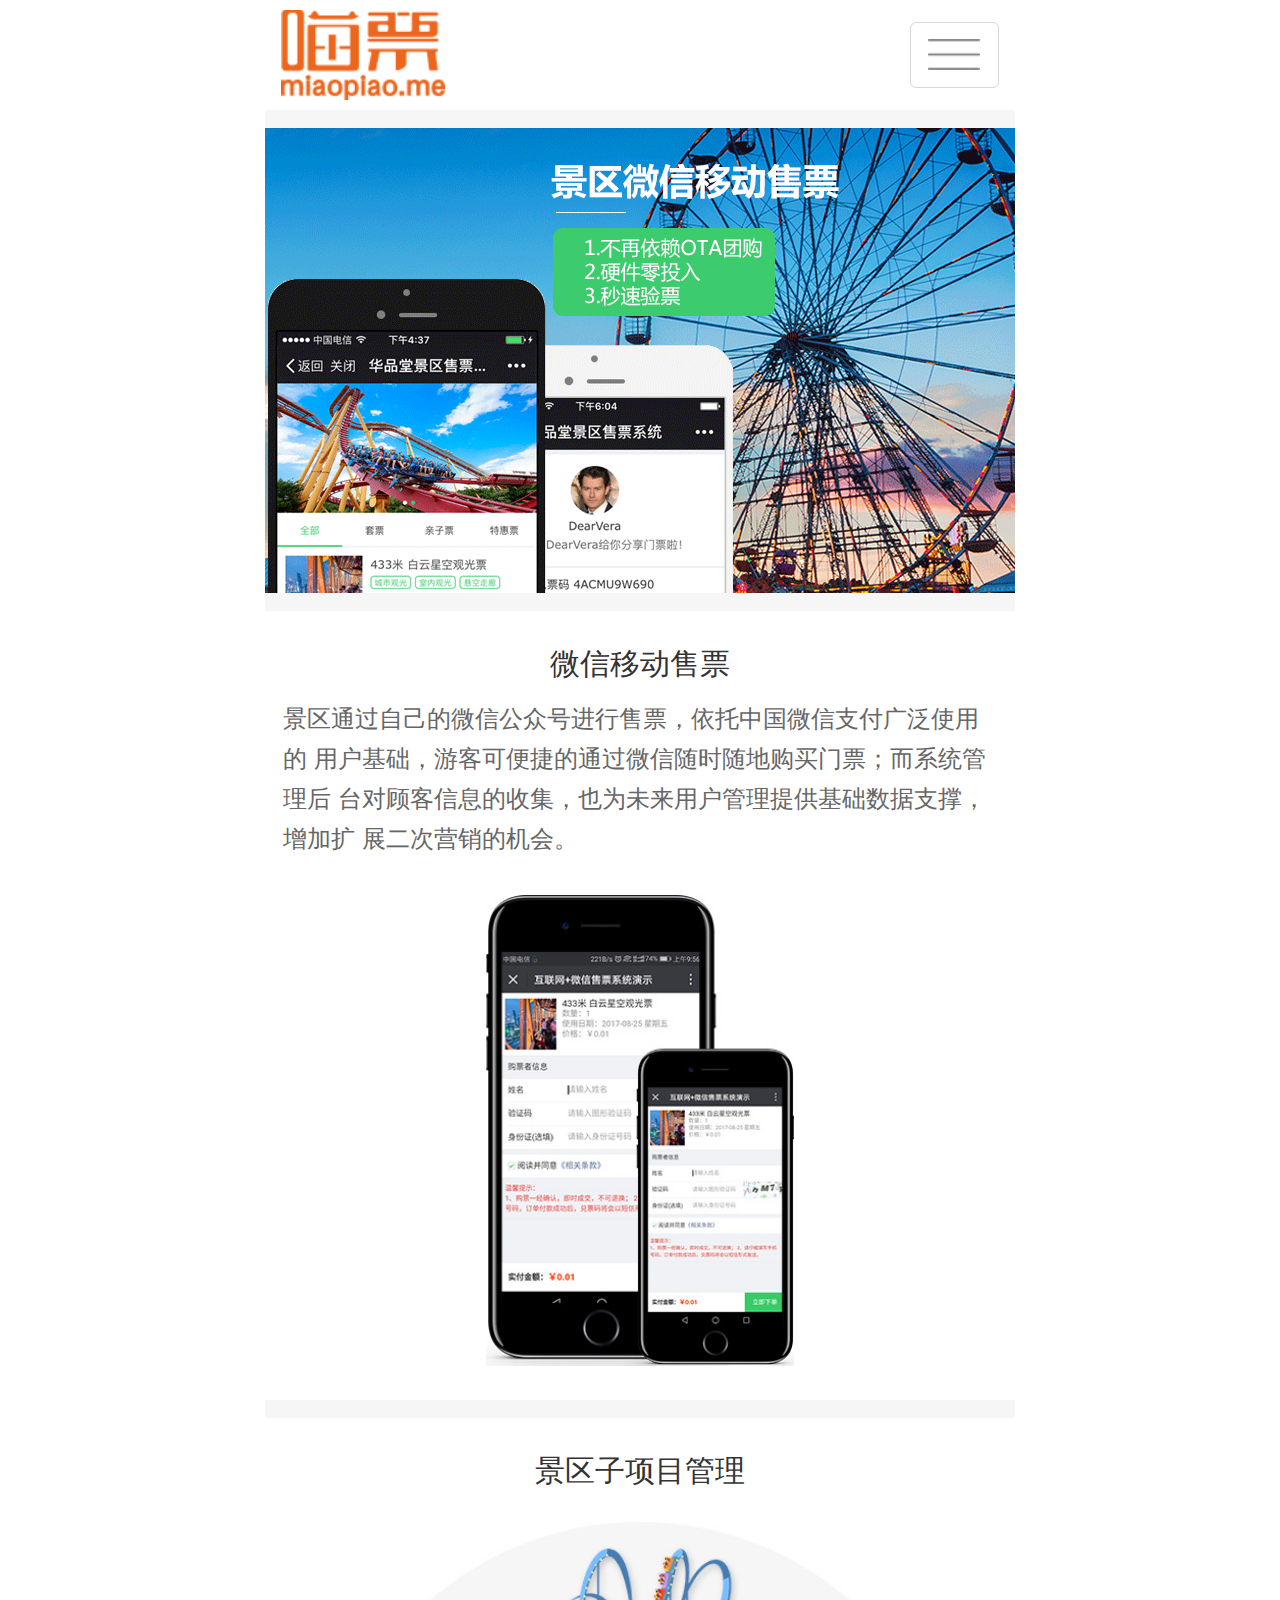
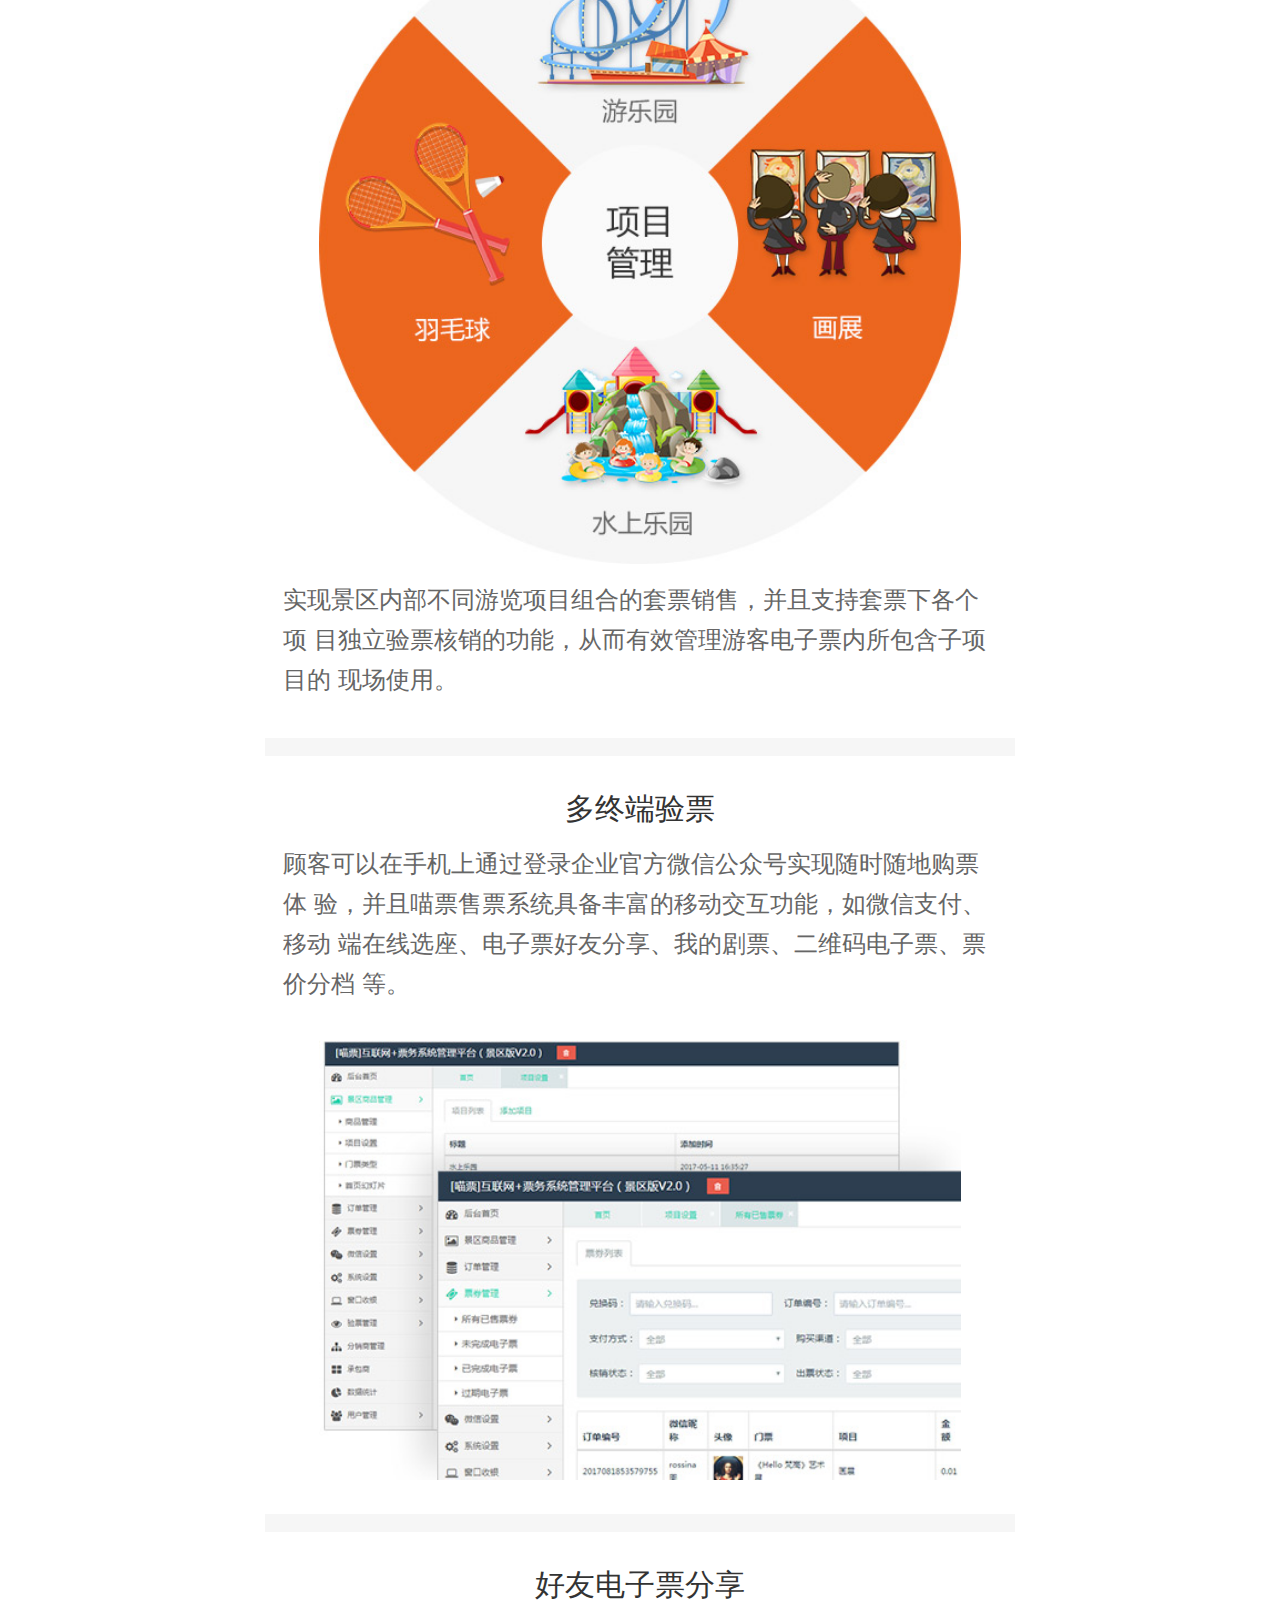
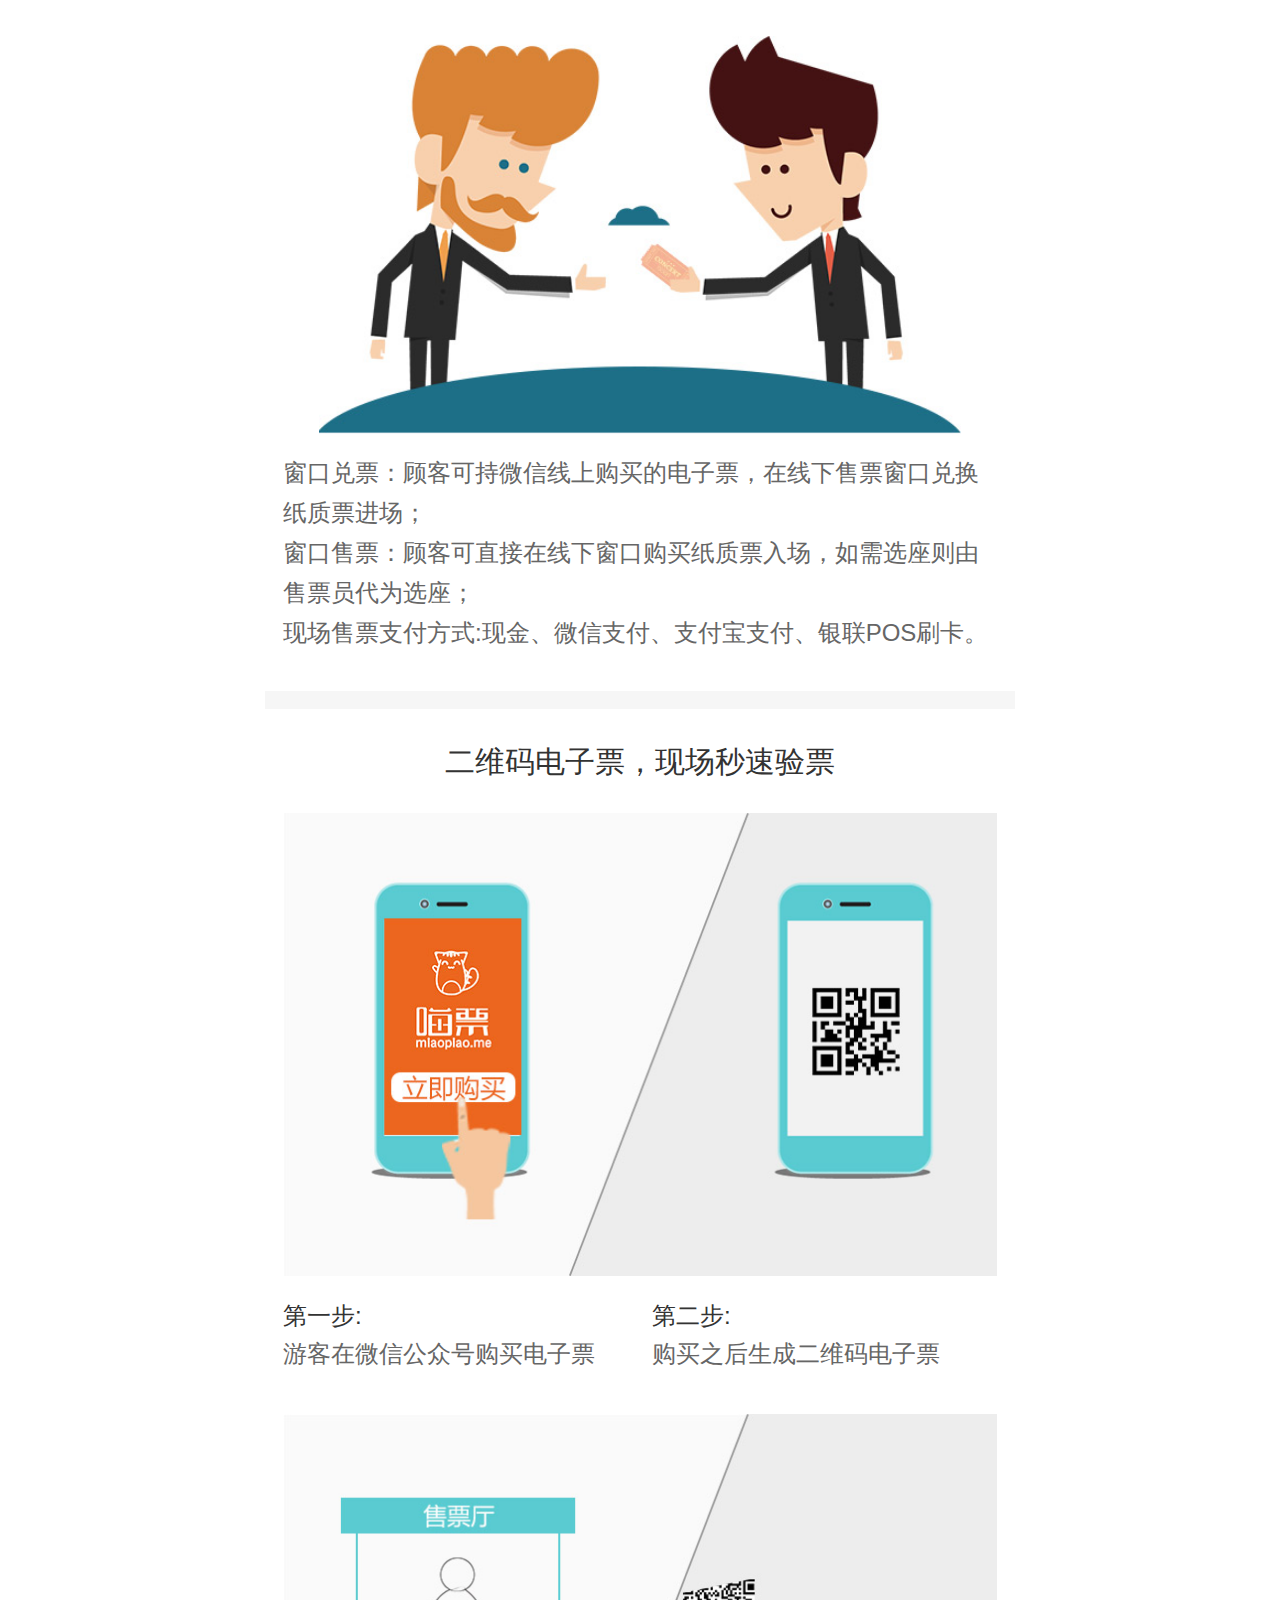
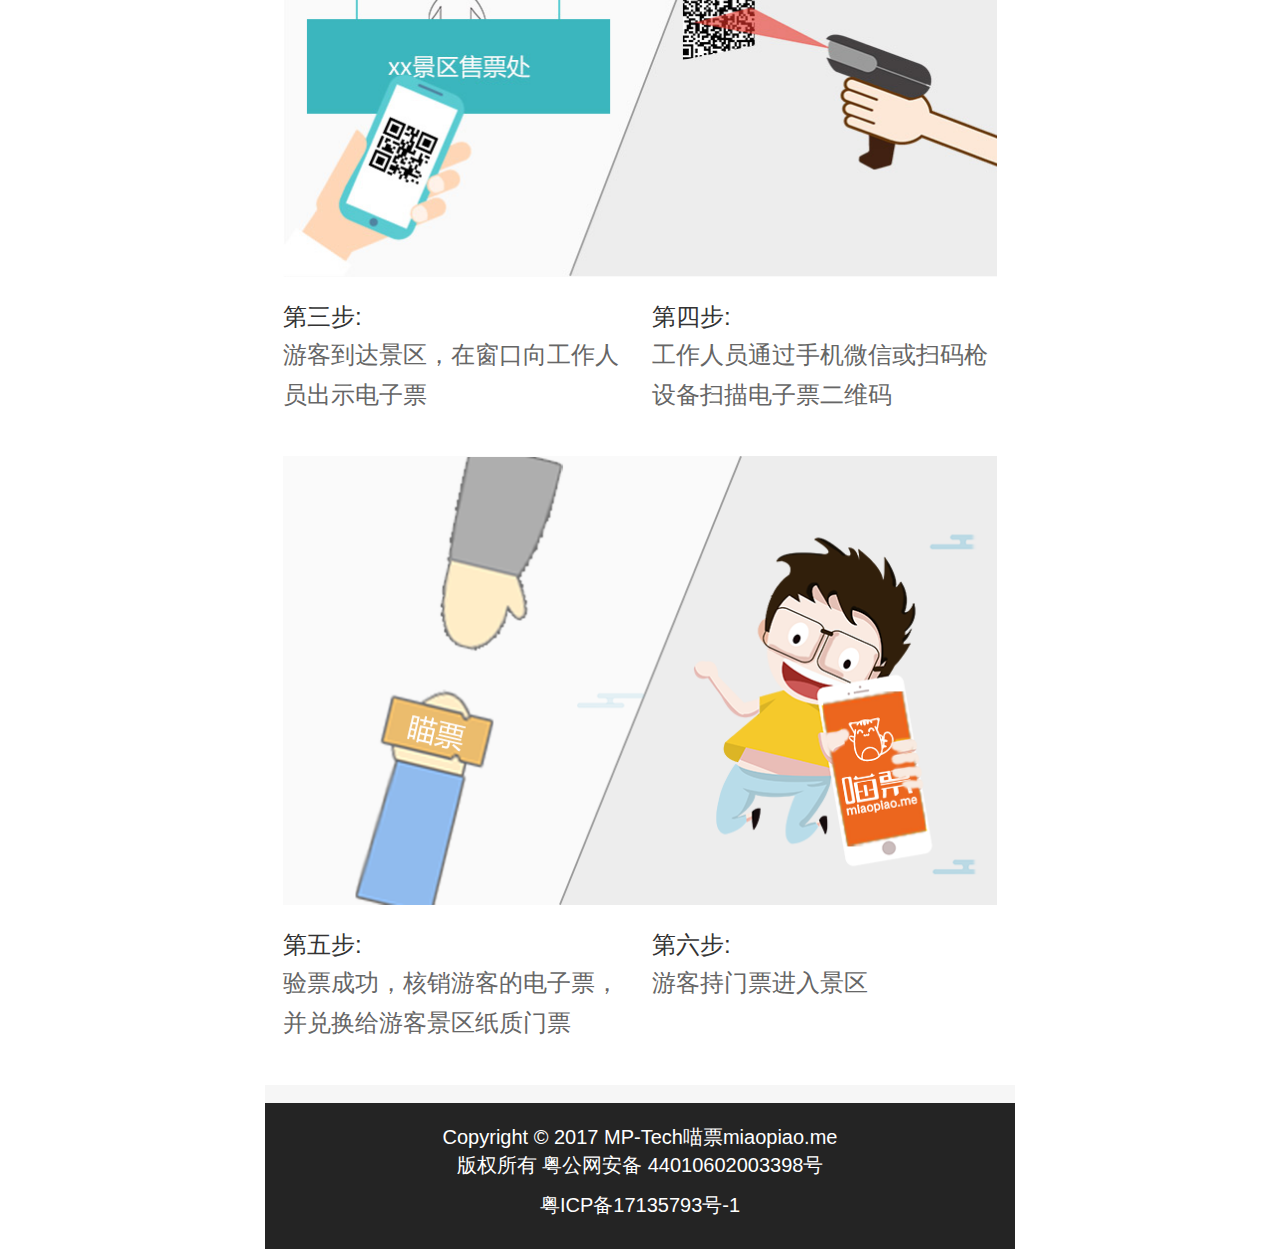
<file: miaojingqu.html>
<!DOCTYPE html>
<html>
<head lang="en">
    <meta charset="UTF-8">
    <title></title>
    <meta name="viewport"
          content="width=device-width, user-scalable=no, initial-scale=1.0, maximum-scale=1.0, minimum-scale=1.0"/>
    <link rel="stylesheet" href="lib/css/reset.css"/>
    <link rel="stylesheet" href="css/app.css"/>
    <link rel="stylesheet" href="lib/css/swipeslider.css"/>
</head>
<body>
<!--公用头部-->
<header class="comm-head">
    <a href="" class="logo">
        <img src="images/logo.png" alt=""/>
    </a>
    <div class="menu" data-head></div>
</header>
<!--弹出菜单-->
<div class="comm-menu" data-menu>
    <div class="comm-menu-mask"></div>
    <div class="comm-menu-main">
        <p><a href="index.html">首页</a></p>
        <p><a href="miaojuyuan.html">喵剧院</a></p>
        <p><a href="miaojingqu.html">喵景区</a></p>
        <p><a href="jingcaituijian.html">精彩推荐</a></p>
        <p><a href="peitaoyinjian.html">配套硬件</a></p>
    </div>
</div>
<script>
    var menus = document.querySelector('[data-head]');
    var comm_menu = document.querySelector("[data-menu]");
    menus.onclick = function(){
        if(this.className.indexOf("active") < 0){
            this.className += " active";
            comm_menu.className += ' active';
        }else{
            this.className = this.className.replace(/active/ig,'');
            comm_menu.className = comm_menu.className.replace(/active/ig,'');
        }
    };
</script>

<section class="mjq">
   <header class="mjq-header bottom_interval">
       <img src="images/miaojingqu_banner01.png" alt=""/>
   </header>
    <div class="mjq-item bottom_interval">
        <p class="mjq-item-title">微信移动售票</p>
        <p class="mjq-item-info">
            景区通过自己的微信公众号进行售票，依托中国微信支付广泛使用的
            用户基础，游客可便捷的通过微信随时随地购买门票；而系统管理后
            台对顾客信息的收集，也为未来用户管理提供基础数据支撑，增加扩
            展二次营销的机会。
        </p>
        <div class="mjq-item-img">
            <img src="images/we_chat_ticket.jpg" style="width: 43%;" alt=""/>
        </div>
    </div>
    <div class="mjq-item bottom_interval">
        <p class="mjq-item-title">景区子项目管理</p>
        <div class="mjq-item-img">
            <img src="images/xiangmuguanli.jpg" style="width: 90%;" alt=""/>
        </div>
        <p class="mjq-item-info">
            实现景区内部不同游览项目组合的套票销售，并且支持套票下各个项
            目独立验票核销的功能，从而有效管理游客电子票内所包含子项目的
            现场使用。
        </p>
    </div>
    <div class="mjq-item bottom_interval">
        <p class="mjq-item-title">多终端验票</p>
        <p class="mjq-item-info">
            顾客可以在手机上通过登录企业官方微信公众号实现随时随地购票体
            验，并且喵票售票系统具备丰富的移动交互功能，如微信支付、移动
            端在线选座、电子票好友分享、我的剧票、二维码电子票、票价分档
            等。
        </p>
        <div class="mjq-item-img">
            <img src="images/duozhongduanyanpiao.jpg" style="width: 90%;" alt=""/>
        </div>
    </div>
    <div class="mjq-item bottom_interval">
        <p class="mjq-item-title">好友电子票分享</p>
        <div class="mjq-item-img">
            <img src="images/fenxiaopiao.jpg" style="width: 90%;" alt=""/>
        </div>
        <div class="mjq-item-info">
            <p>窗口兑票：顾客可持微信线上购买的电子票，在线下售票窗口兑换纸质票进场；</p>
            <p>窗口售票：顾客可直接在线下窗口购买纸质票入场，如需选座则由售票员代为选座；</p>
            <p>现场售票支付方式:现金、微信支付、支付宝支付、银联POS刷卡。</p>
        </div>
    </div>
    <div class="mjq-item bottom_interval">
        <p class="mjq-item-title">二维码电子票，现场秒速验票</p>
        <div class="mjq-item-img">
            <img src="images/check01.jpg" alt=""/>
        </div>
        <div class="mjq-check">
            <div>
                <p>第一步:</p>
                <span>游客在微信公众号购买电子票</span>
            </div>
            <div>
                <p>第二步:</p>
                <span>购买之后生成二维码电子票</span>
            </div>
        </div>
        <div class="mjq-item-img">
            <img src="images/check02.jpg" alt=""/>
        </div>
        <div class="mjq-check">
            <div>
                <p>第三步:</p>
                <span>游客到达景区，在窗口向工作人员出示电子票</span>
            </div>
            <div>
                <p>第四步:</p>
                <span>工作人员通过手机微信或扫码枪设备扫描电子票二维码</span>
            </div>
        </div>
        <div class="mjq-item-img">
            <img src="images/check03.png" alt=""/>
        </div>
        <div class="mjq-check">
            <div>
                <p>第五步:</p>
                <span>验票成功，核销游客的电子票，并兑换给游客景区纸质门票</span>
            </div>
            <div>
                <p>第六步:</p>
                <span>游客持门票进入景区</span>
            </div>
        </div>
    </div>
</section>

<!-- 公用底部 -->
<div class="comm-footer">
    <p>Copyright © 2017 MP-Tech喵票miaopiao.me</p>
    <p><a href="http://www.beian.gov.cn/portal/registerSystemInfo?recordcode=44010602003398">版权所有 粤公网安备 44010602003398号</a></p>
    <p><a href="http://www.miitbeian.gov.cn">粤ICP备17135793号-1</a></p>
</div>

<script src="js/font_size.js"></script>
<script src="lib/js/jquery-1.11.3.js"></script>
</body>
</html>
</file>
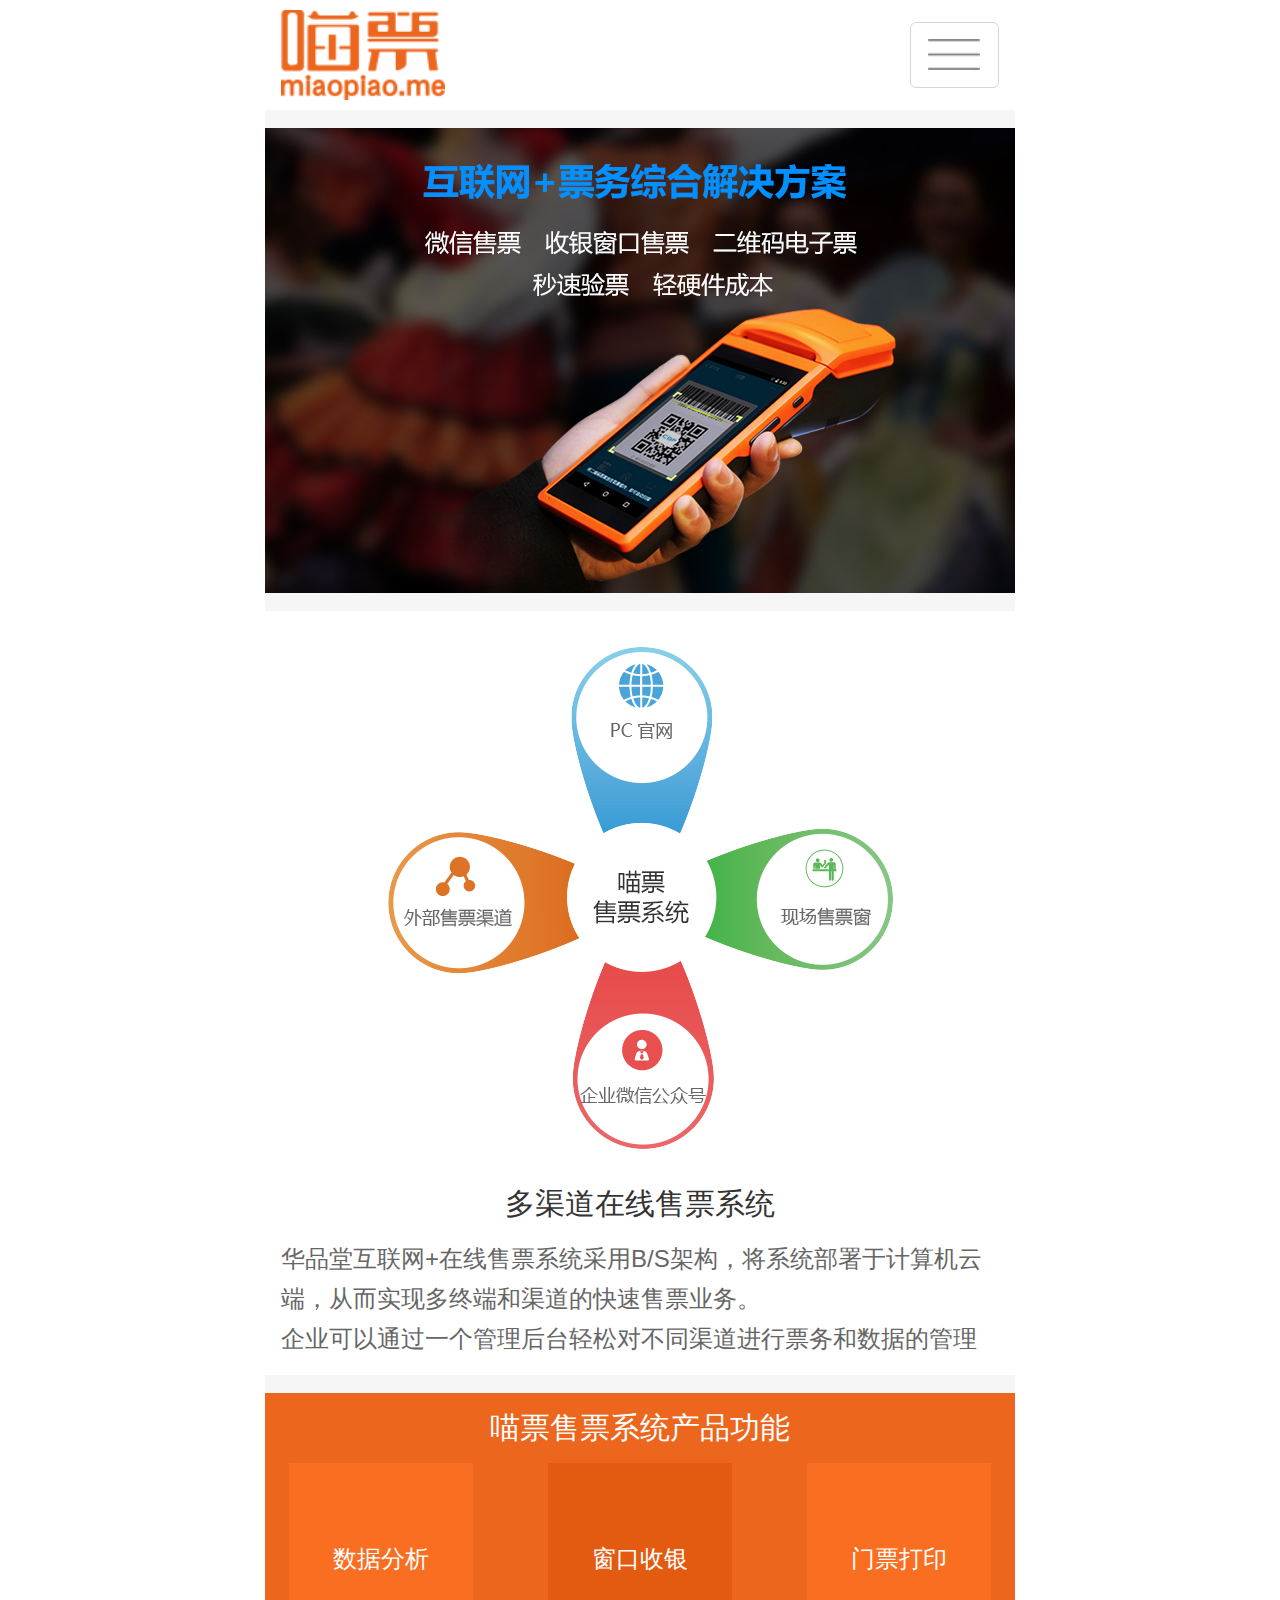
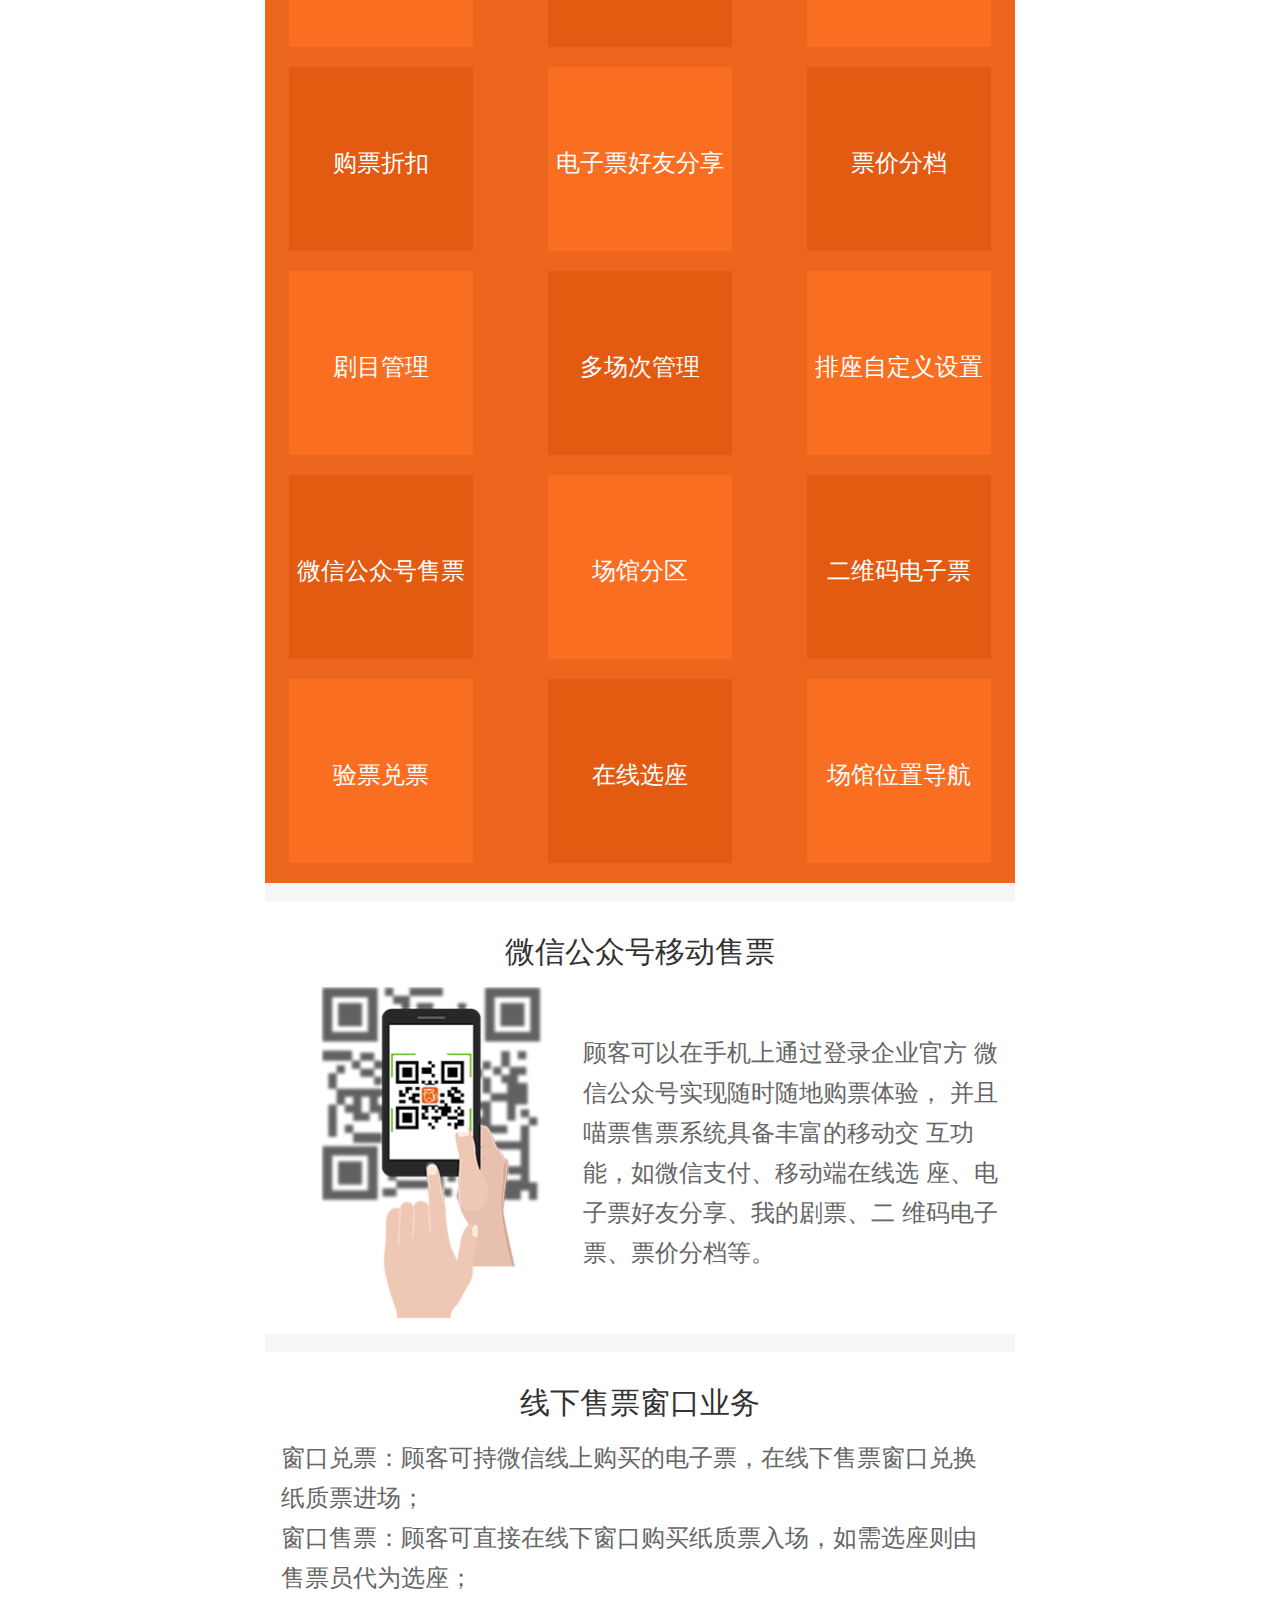
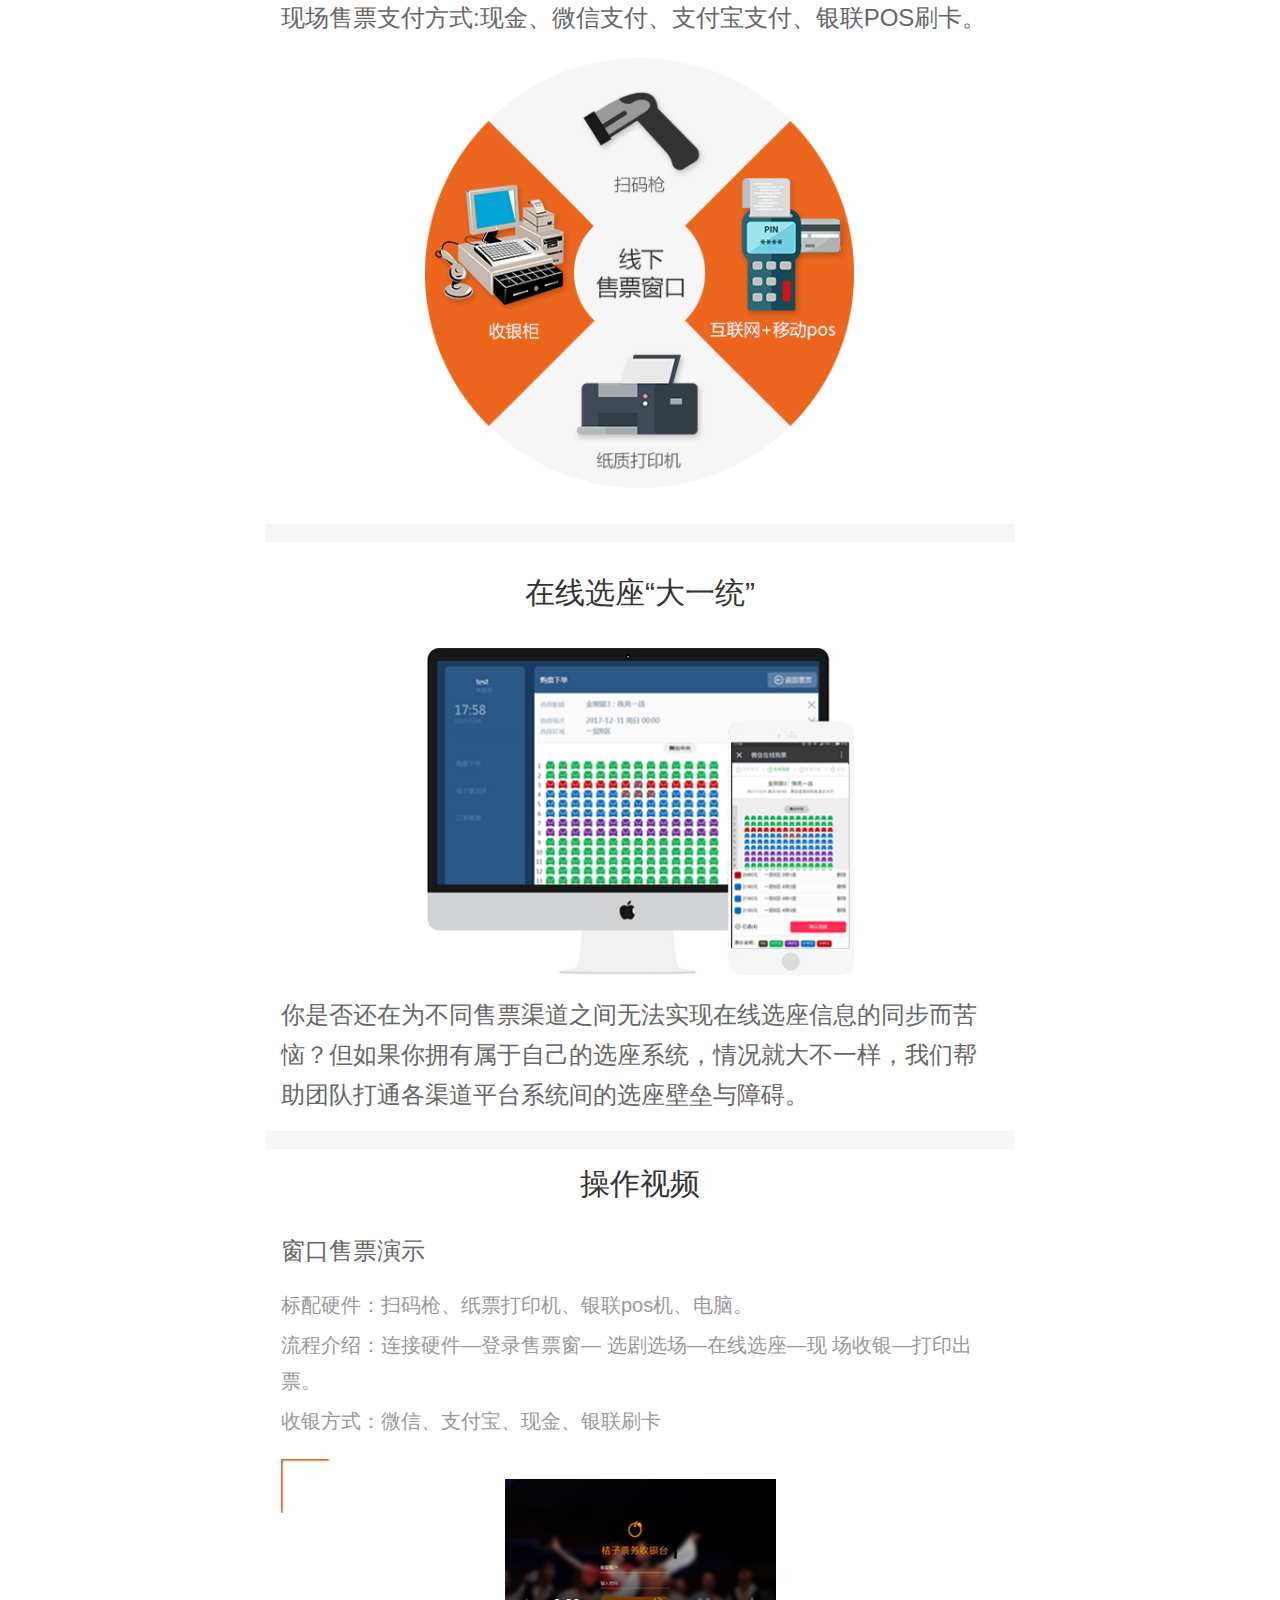
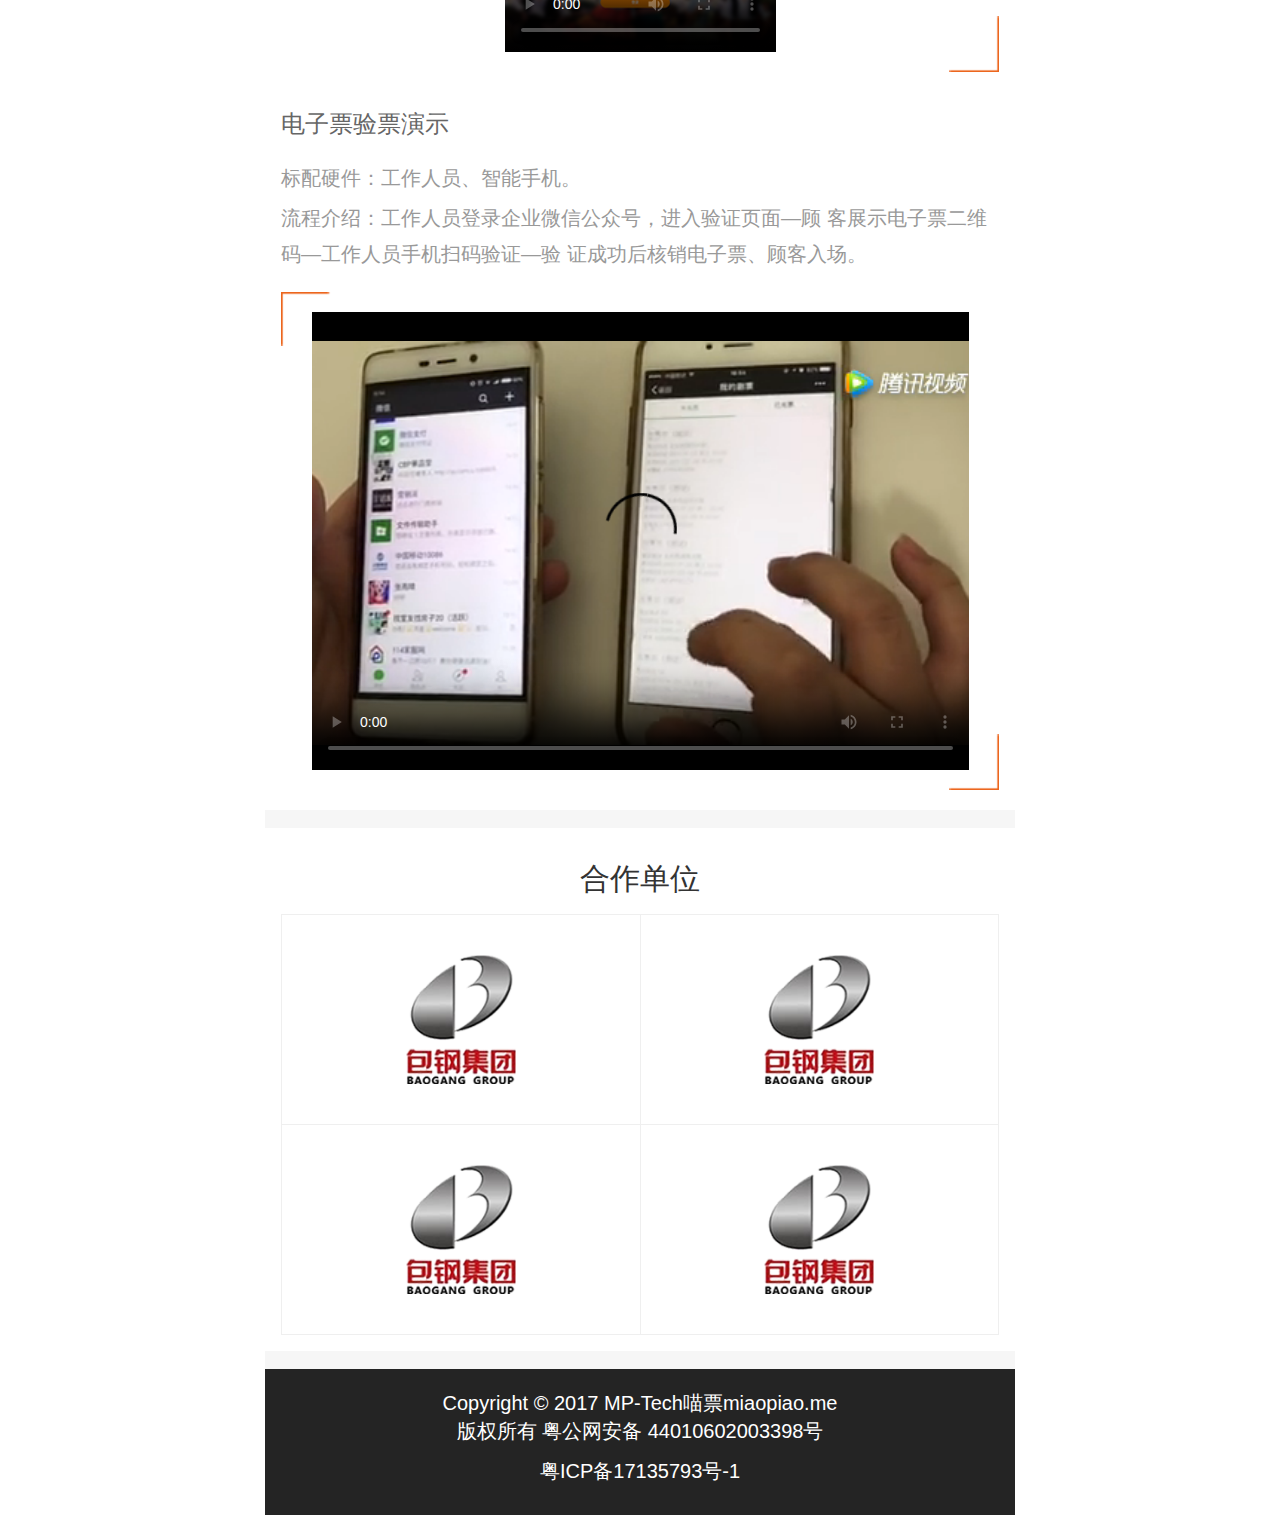
<file: miaojuyuan.html>
<!DOCTYPE html>
<html>
<head lang="en">
    <meta charset="UTF-8">
    <title></title>
    <meta name="viewport"
          content="width=device-width, user-scalable=no, initial-scale=1.0, maximum-scale=1.0, minimum-scale=1.0"/>
    <link rel="stylesheet" href="lib/css/reset.css"/>
    <link rel="stylesheet" href="css/app.css"/>
    <link rel="stylesheet" href="lib/css/swipeslider.css"/>
    <!-- 引入阿里云图标-->
    <link rel="stylesheet" href="https://at.alicdn.com/t/font_2uz05ffgkby2pgb9.css">
</head>
<body>
<!--公用头部-->
<header class="comm-head">
    <a href="" class="logo">
        <img src="images/logo.png" alt=""/>
    </a>
    <div class="menu" data-head></div>
</header>
<!--弹出菜单-->
<div class="comm-menu" data-menu>
    <div class="comm-menu-mask"></div>
    <div class="comm-menu-main">
        <p><a href="index.html">首页</a></p>
        <p><a href="miaojuyuan.html">喵剧院</a></p>
        <p><a href="miaojingqu.html">喵景区</a></p>
        <p><a href="jingcaituijian.html">精彩推荐</a></p>
        <p><a href="peitaoyinjian.html">配套硬件</a></p>
    </div>
</div>
<script>
    var menus = document.querySelector('[data-head]');
    var comm_menu = document.querySelector("[data-menu]");
    menus.onclick = function(){
        if(this.className.indexOf("active") < 0){
            this.className += " active";
            comm_menu.className += ' active';
        }else{
            this.className = this.className.replace(/active/ig,'');
            comm_menu.className = comm_menu.className.replace(/active/ig,'');
        }
    };
</script>

<section class="mjy">
   <header class="mjy-header bottom_interval">
       <img src="images/miaojuyuan_banner01.png" alt=""/>
   </header>
    <div class="mjy-item bottom_interval">
        <div class="mjy-item-img">
            <img src="images/shoupiaoxitong.png" alt=""/>
        </div>
        <p class="mjy-item-title">多渠道在线售票系统</p>
        <div class="mjy-item-dis">
            <p>华品堂互联网+在线售票系统采用B/S架构，将系统部署于计算机云端，从而实现多终端和渠道的快速售票业务。</p>
            <p>企业可以通过一个管理后台轻松对不同渠道进行票务和数据的管理</p>
        </div>
    </div>
    <div class="mjy-gong-neng bottom_interval">
        <p class="mjy-gong-neng-title">喵票售票系统产品功能</p>
        <div class="mjy-gong-neng-main">
            <div class="mjy-gong-neng-cell">
                <div>
                    <i class="iconfont icon-shujufenxi"></i>
                    <p>数据分析</p>
                </div>
            </div>
            <div class="mjy-gong-neng-cell">
                <div>
                    <i class="iconfont icon-chuangkoushouyin"></i>
                    <p>窗口收银</p>
                </div>
            </div>
            <div class="mjy-gong-neng-cell">
                <div>
                    <i class="iconfont icon-zhipiaodayin"></i>
                    <p>门票打印</p>
                </div>
            </div>
            <div class="mjy-gong-neng-cell">
                <div>
                    <i class="iconfont icon-goupiaozhekou"></i>
                    <p>购票折扣</p>
                </div>
            </div>
            <div class="mjy-gong-neng-cell">
                <div>
                    <i class="iconfont icon-dianzipiaohaoyoufenxiang"></i>
                    <p>电子票好友分享</p>
                </div>
            </div>
            <div class="mjy-gong-neng-cell">
                <div>
                    <i class="iconfont icon-piaojiafendang"></i>
                    <p>票价分档</p>
                </div>
            </div>
            <div class="mjy-gong-neng-cell">
                <div>
                    <i class="iconfont icon-jumuguanli"></i>
                    <p>剧目管理</p>
                </div>
            </div>
            <div class="mjy-gong-neng-cell">
                <div>
                    <i class="iconfont icon-duochangciguanli"></i>
                    <p>多场次管理</p>
                </div>
            </div>
            <div class="mjy-gong-neng-cell">
                <div>
                    <i class="iconfont icon-paizuozidingyishezhi"></i>
                    <p>排座自定义设置</p>
                </div>
            </div>
            <div class="mjy-gong-neng-cell">
                <div>
                    <i class="iconfont icon-gongzhonghaoshoupiao"></i>
                    <p>微信公众号售票</p>
                </div>
            </div>
            <div class="mjy-gong-neng-cell">
                <div>
                    <i class="iconfont icon-changguanfenqu"></i>
                    <p>场馆分区</p>
                </div>
            </div>
            <div class="mjy-gong-neng-cell">
                <div>
                    <i class="iconfont icon-erweimadianzipiao"></i>
                    <p>二维码电子票</p>
                </div>
            </div>
            <div class="mjy-gong-neng-cell">
                <div>
                    <i class="iconfont icon-yanpiaoduipiao"></i>
                    <p>验票兑票</p>
                </div>
            </div>
            <div class="mjy-gong-neng-cell">
                <div>
                    <i class="iconfont icon-zaixianxuanzuo"></i>
                    <p>在线选座</p>
                </div>
            </div>
            <div class="mjy-gong-neng-cell">
                <div>
                    <i class="iconfont icon-changguanweizhidaohang"></i>
                    <p>场馆位置导航</p>
                </div>
            </div>
        </div>
    </div>
    <div class="mjy-item bottom_interval">
        <p class="mjy-item-title">微信公众号移动售票</p>
        <div class="mjy-items">
            <div class="mjy-item-img">
                <img src="images/yidongshoupiao.png" alt=""/>
            </div>
            <div class="mjy-item-dis">
                <p>顾客可以在手机上通过登录企业官方
                    微信公众号实现随时随地购票体验，
                    并且喵票售票系统具备丰富的移动交
                    互功能，如微信支付、移动端在线选
                    座、电子票好友分享、我的剧票、二
                    维码电子票、票价分档等。</p>
            </div>
        </div>
    </div>
    <div class="mjy-item bottom_interval">
        <p class="mjy-item-title">线下售票窗口业务</p>
        <div class="mjy-item-dis">
            <p>窗口兑票：顾客可持微信线上购买的电子票，在线下售票窗口兑换纸质票进场；</p>
            <p>窗口售票：顾客可直接在线下窗口购买纸质票入场，如需选座则由售票员代为选座；</p>
            <p>现场售票支付方式:现金、微信支付、支付宝支付、银联POS刷卡。</p>
        </div>
        <div class="mjy-item-img">
            <img src="images/chuangkouyewu.png" style="width: 60%;" alt=""/>
        </div>
    </div>
    <div class="mjy-item bottom_interval">
        <p class="mjy-item-title">在线选座“大一统”</p>
        <div class="mjy-item-img">
            <img src="images/dayitong.png" style="width: 60%;" alt=""/>
        </div>
        <div class="mjy-item-dis">
            <p>你是否还在为不同售票渠道之间无法实现在线选座信息的同步而苦恼？但如果你拥有属于自己的选座系统，情况就大不一样，我们帮助团队打通各渠道平台系统间的选座壁垒与障碍。</p>
        </div>
    </div>
    <div class="mjy-video bottom_interval">
        <p class="mjy-video-title">操作视频</p>
        <div class="mjy-video-item">
            <p class="mjy-video-item-title">窗口售票演示</p>
            <div class="mjy-video-item-dis">
                <p>标配硬件：扫码枪、纸票打印机、银联pos机、电脑。</p>
                <p>流程介绍：连接硬件—登录售票窗— 选剧选场—在线选座—现 场收银—打印出票。</p>
                <p>收银方式：微信、支付宝、现金、银联刷卡</p>
            </div>
            <div class="mjy-video-item-main">
                <video src="https://www.miaopiao.me/themes/simplebootx/Index/images/caozuo.mp4" poster="images/shoupiao.png" controls></video>
            </div>
        </div>
        <div class="mjy-video-item">
            <p class="mjy-video-item-title">电子票验票演示</p>
            <div class="mjy-video-item-dis">
                <p>标配硬件：工作人员、智能手机。</p>
                <p>流程介绍：工作人员登录企业微信公众号，进入验证页面—顾 客展示电子票二维码—工作人员手机扫码验证—验 证成功后核销电子票、顾客入场。</p>
            </div>
            <div class="mjy-video-item-main">
                <video src="https://www.miaopiao.me/themes/simplebootx/Index/images/hexiao.mp4" poster="images/hexiao.png" controls></video>
            </div>
        </div>
    </div>
    <div class="mjy-hzdw bottom_interval">
        <p class="mjy-hzdw-title">合作单位</p>
        <div class="mjy-hzdw-main">
            <div class="mjy-hzdw-main-item"><img src="images/hezuogongsi.png" alt=""/></div>
            <div class="mjy-hzdw-main-item"><img src="images/hezuogongsi.png" alt=""/></div>
            <div class="mjy-hzdw-main-item"><img src="images/hezuogongsi.png" alt=""/></div>
            <div class="mjy-hzdw-main-item"><img src="images/hezuogongsi.png" alt=""/></div>
        </div>
    </div>
</section>

<!-- 公用底部 -->
<div class="comm-footer">
    <p>Copyright © 2017 MP-Tech喵票miaopiao.me</p>
    <p><a href="http://www.beian.gov.cn/portal/registerSystemInfo?recordcode=44010602003398">版权所有 粤公网安备 44010602003398号</a></p>
    <p><a href="http://www.miitbeian.gov.cn">粤ICP备17135793号-1</a></p>
</div>

<script src="js/font_size.js"></script>
<script src="lib/js/jquery-1.11.3.js"></script>
</body>
</html>
</file>
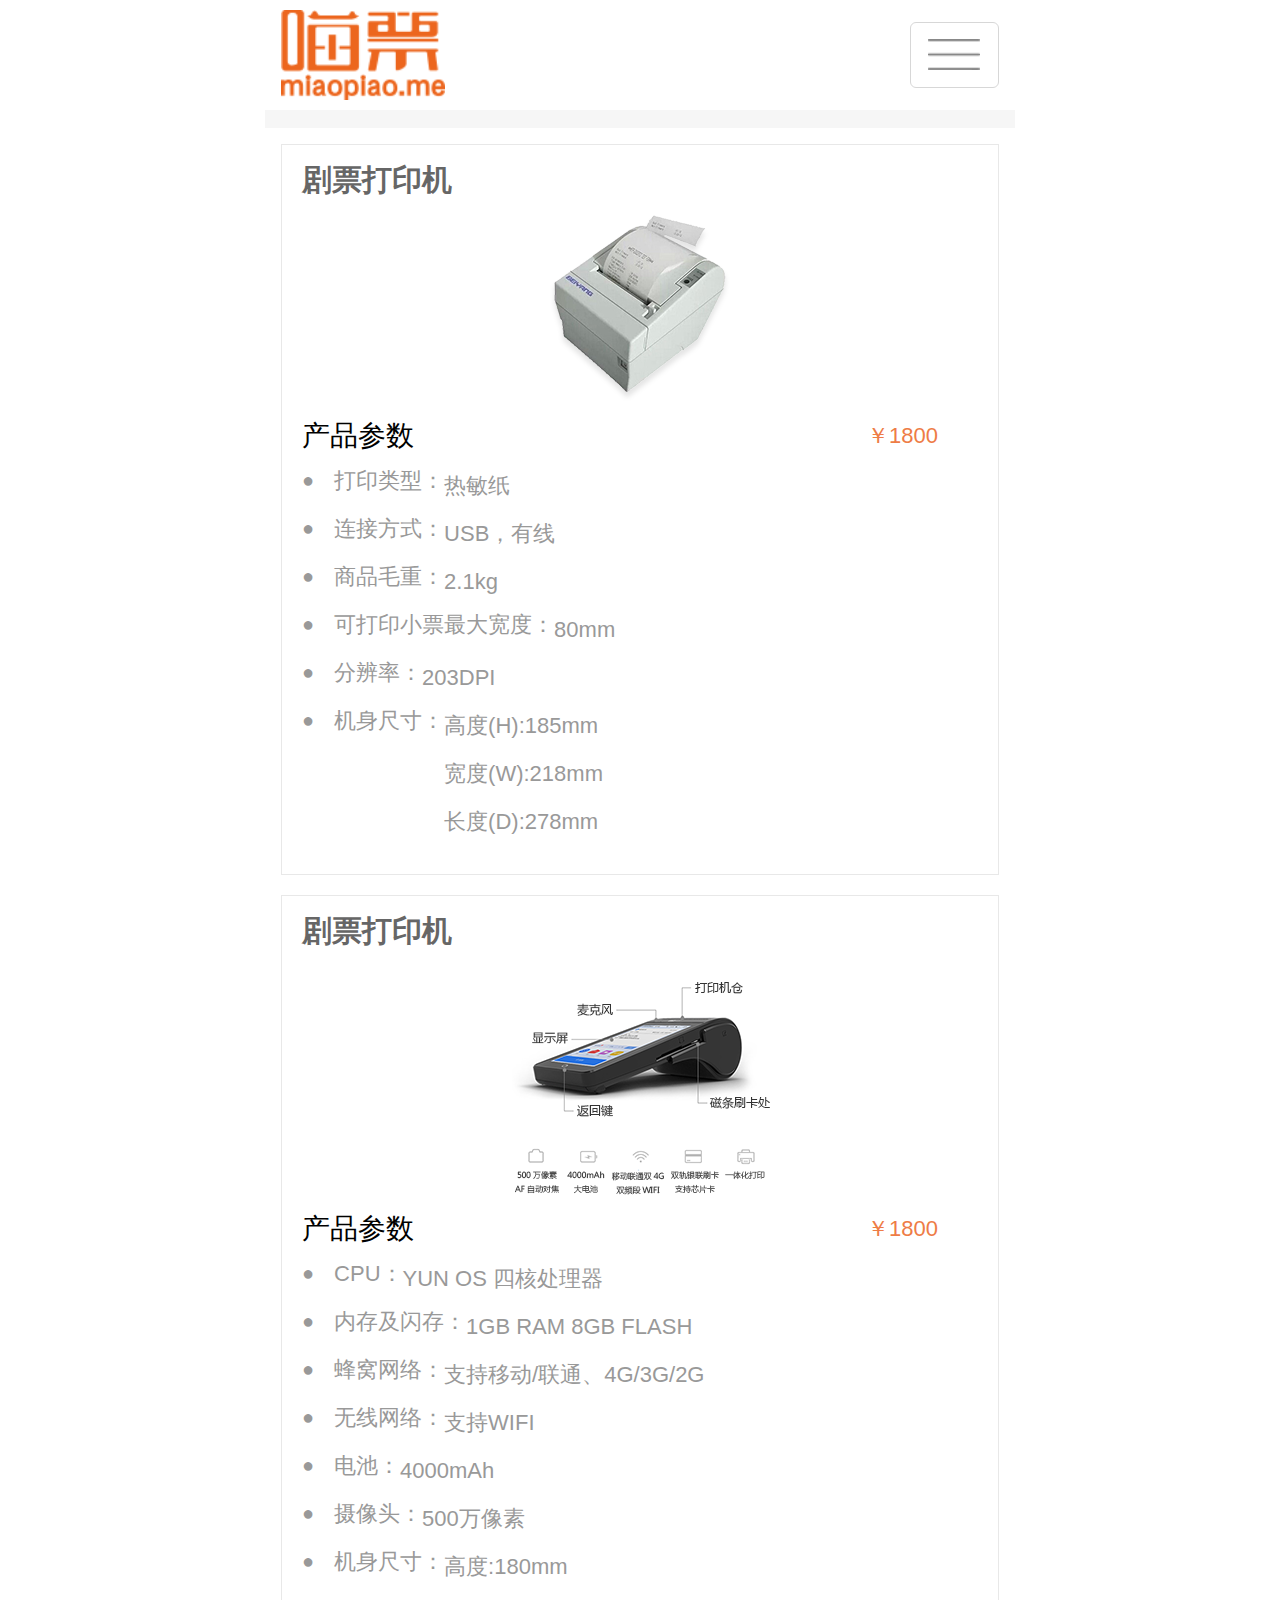
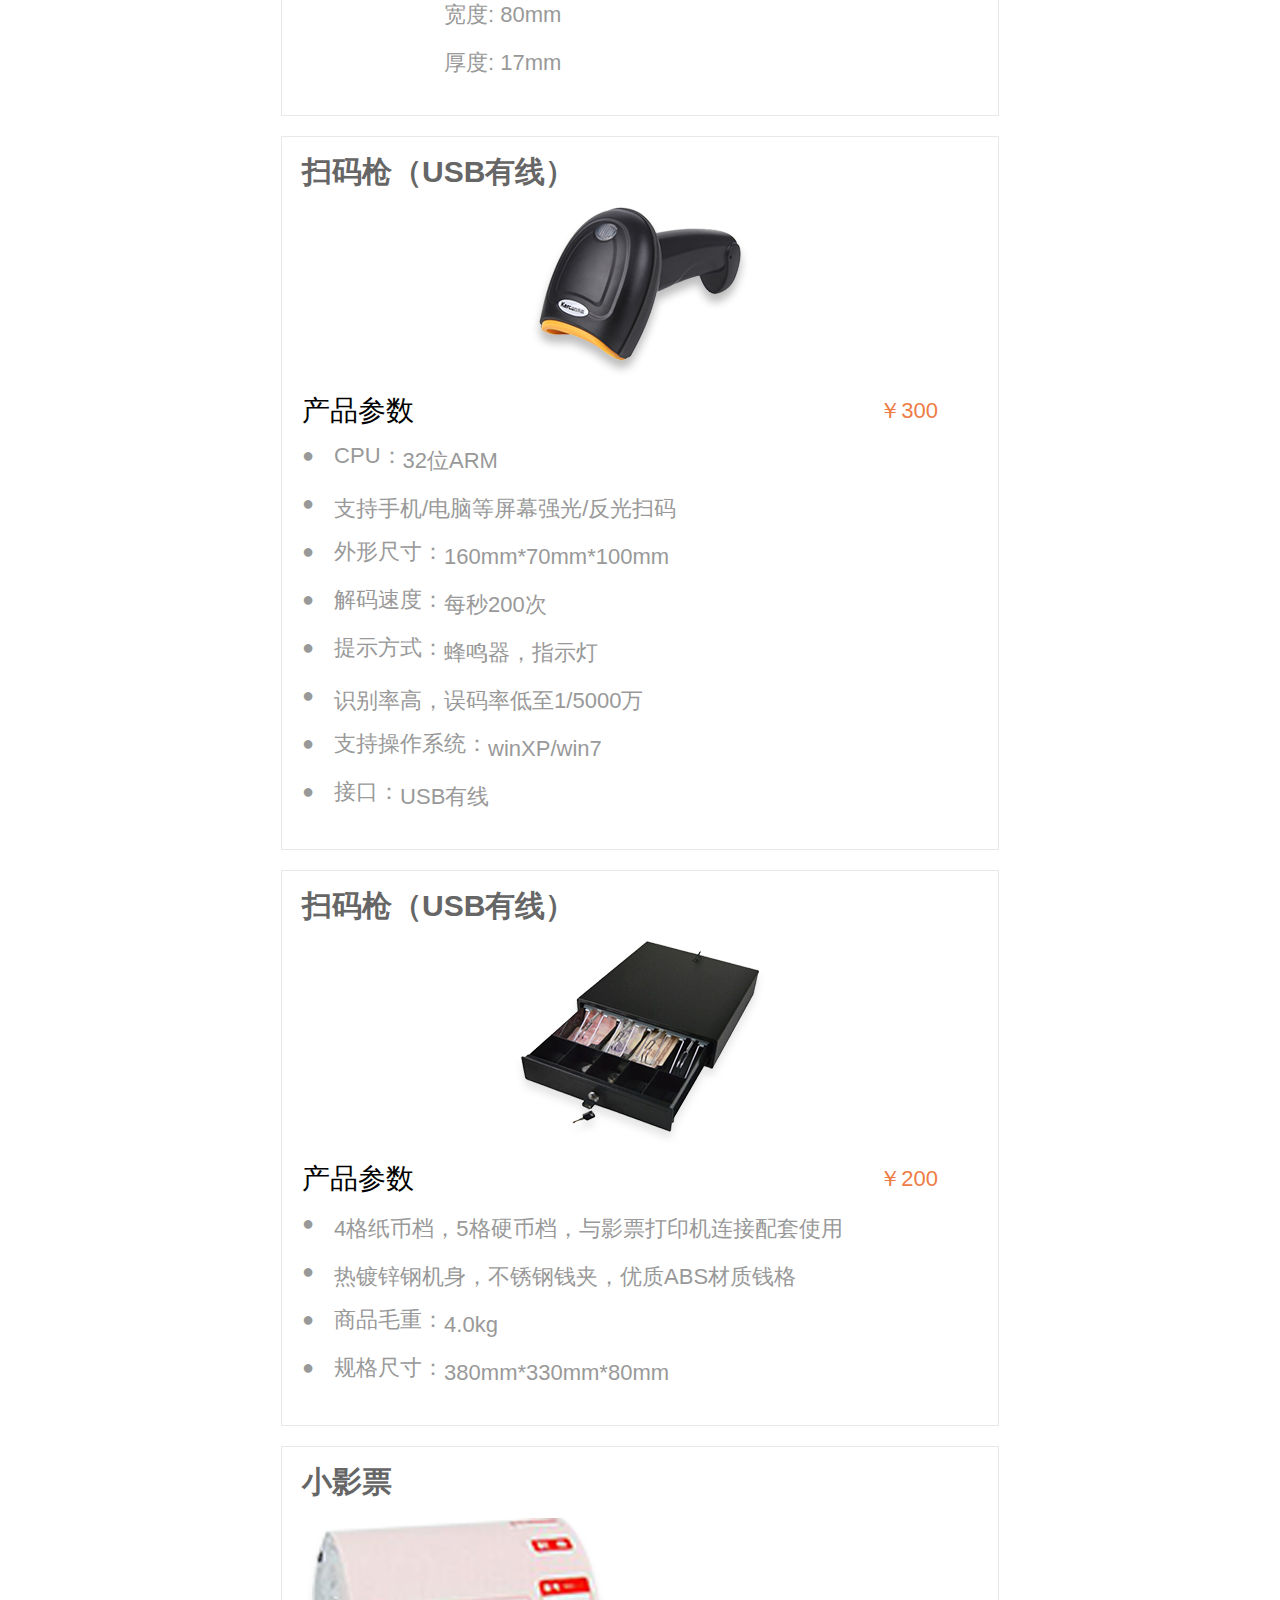
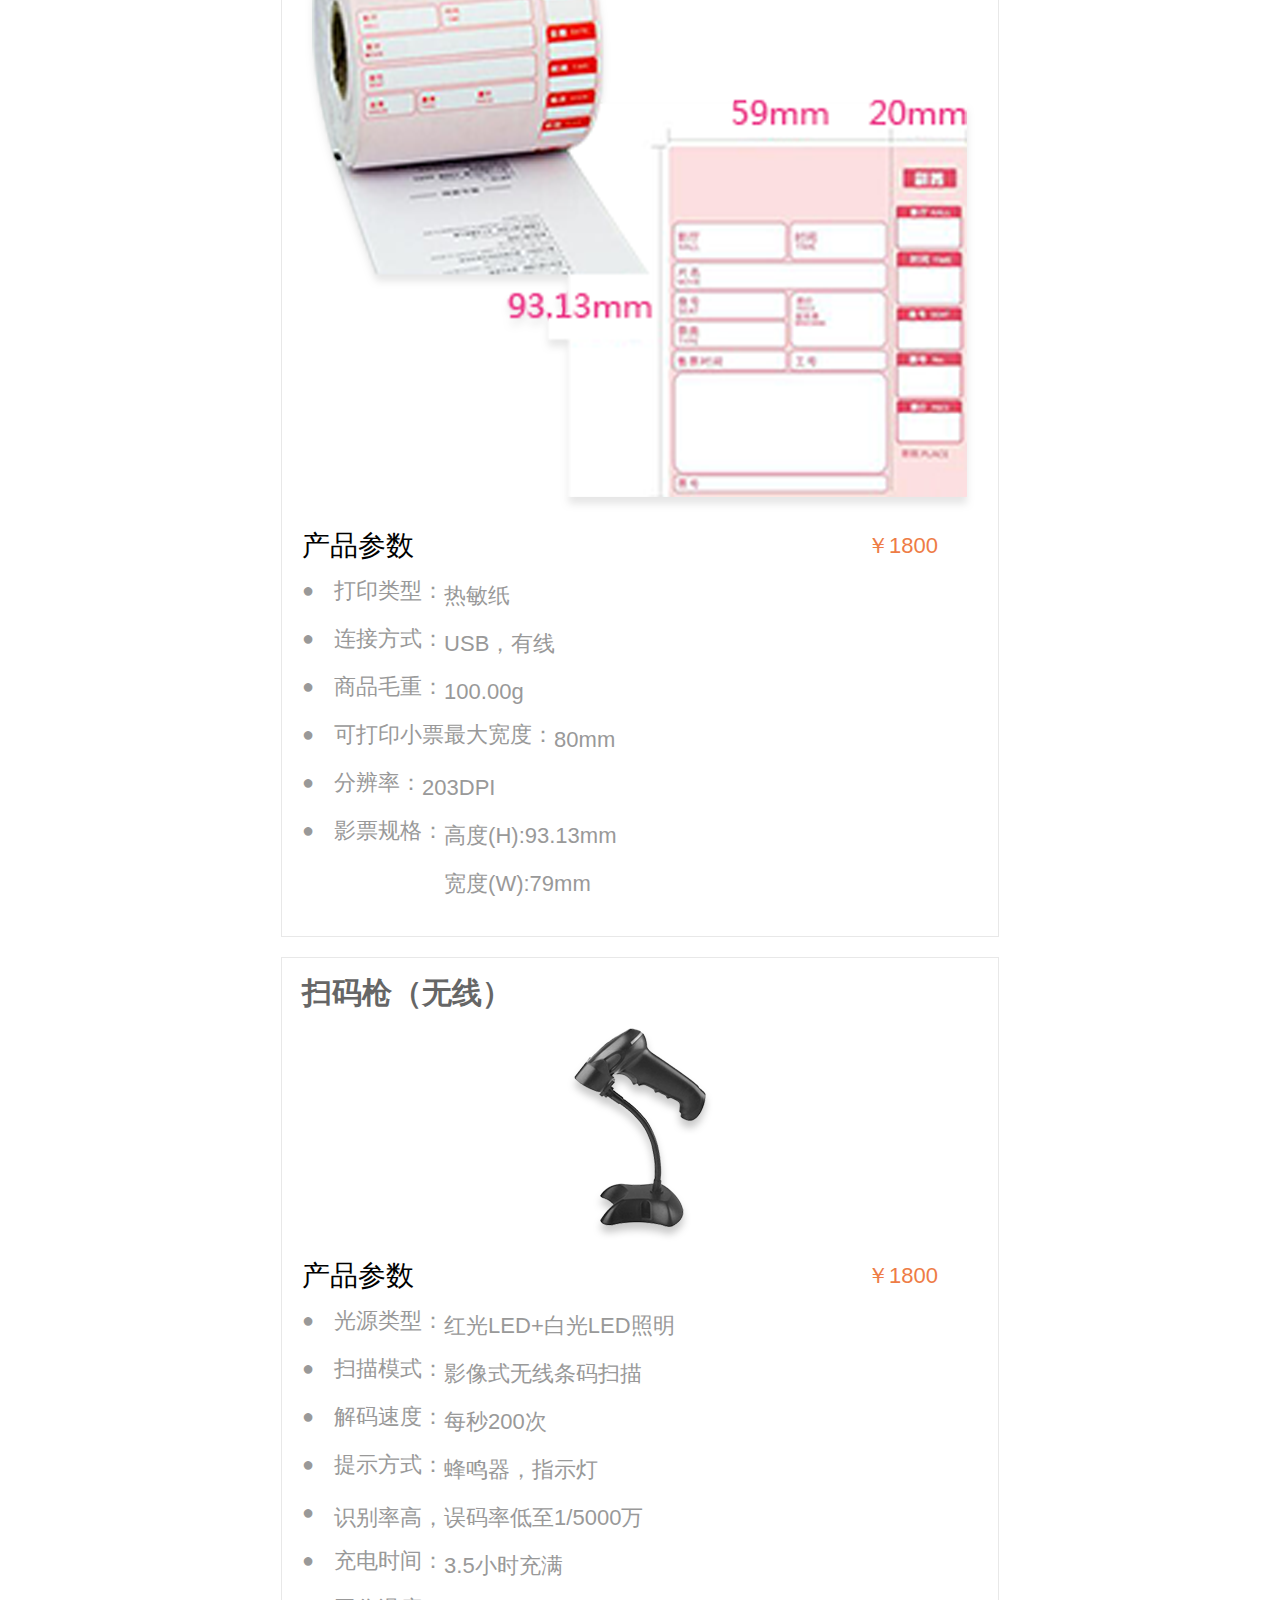
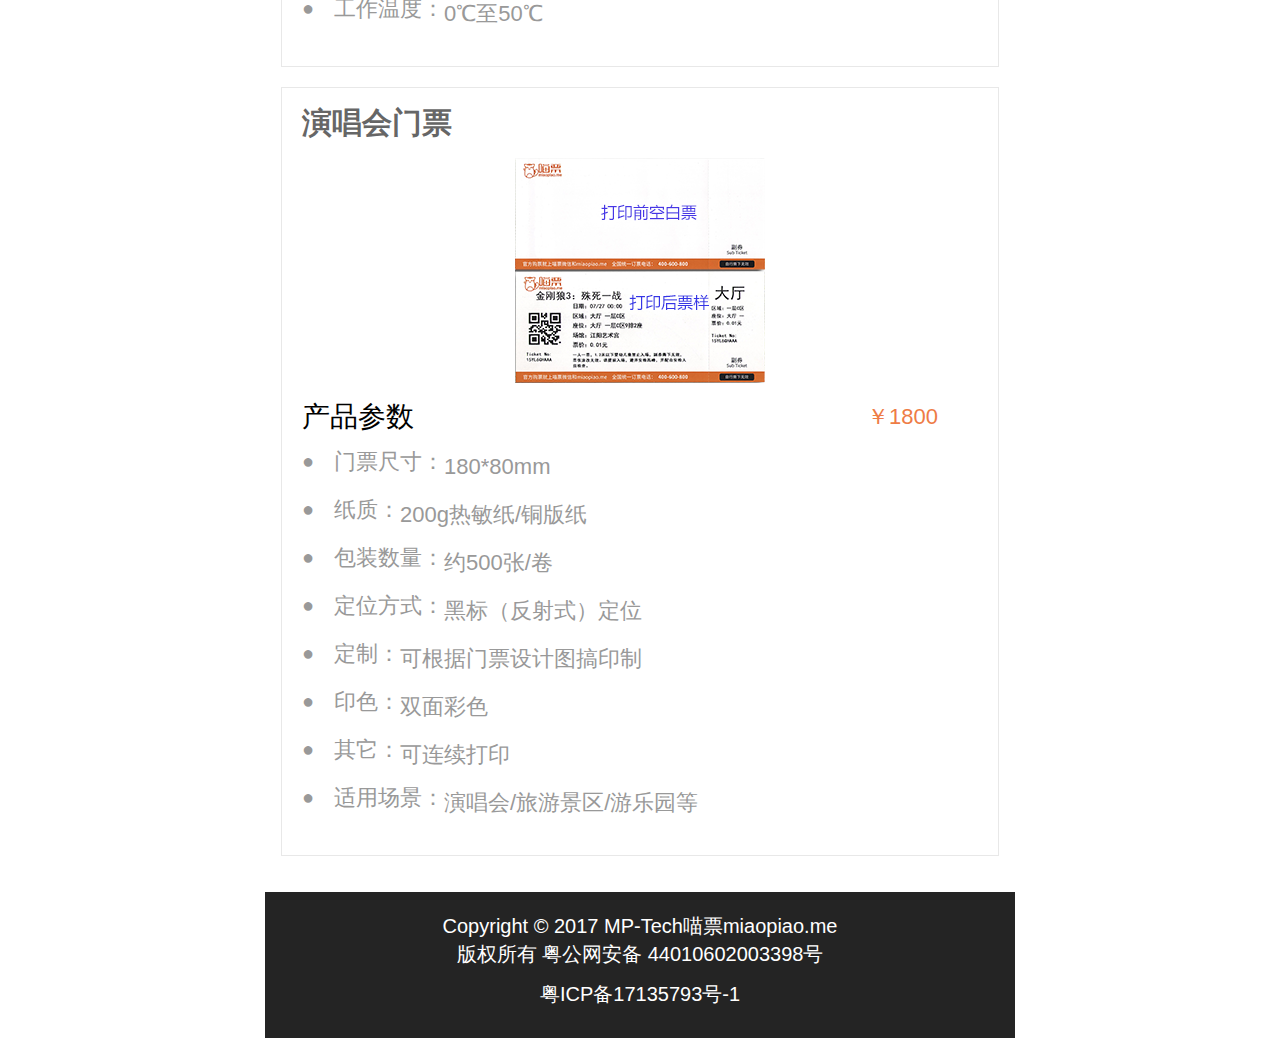
<file: peitaoyinjian.html>
<!DOCTYPE html>
<html>
<head lang="en">
    <meta charset="UTF-8">
    <title></title>
    <meta name="viewport"
          content="width=device-width, user-scalable=no, initial-scale=1.0, maximum-scale=1.0, minimum-scale=1.0"/>
    <link rel="stylesheet" href="lib/css/reset.css"/>
    <link rel="stylesheet" href="css/app.css"/>
    <link rel="stylesheet" href="lib/css/swipeslider.css"/>
</head>
<body>
<!--公用头部-->
<header class="comm-head">
    <a href="" class="logo">
        <img src="images/logo.png" alt=""/>
    </a>
    <div class="menu" data-head></div>
</header>
<!--弹出菜单-->
<div class="comm-menu" data-menu>
    <div class="comm-menu-mask"></div>
    <div class="comm-menu-main">
        <p><a href="index.html">首页</a></p>
        <p><a href="miaojuyuan.html">喵剧院</a></p>
        <p><a href="miaojingqu.html">喵景区</a></p>
        <p><a href="jingcaituijian.html">精彩推荐</a></p>
        <p><a href="peitaoyinjian.html">配套硬件</a></p>
    </div>
</div>
<script>
    var menus = document.querySelector('[data-head]');
    var comm_menu = document.querySelector("[data-menu]");
    menus.onclick = function(){
        if(this.className.indexOf("active") < 0){
            this.className += " active";
            comm_menu.className += ' active';
        }else{
            this.className = this.className.replace(/active/ig,'');
            comm_menu.className = comm_menu.className.replace(/active/ig,'');
        }
    };
</script>

<section class="ptyj">
    <div class="ptyj-cell">
        <p class="ptyj-cell-title">剧票打印机</p>
        <div class="ptyj-cell-img">
            <img src="images/yj_dayinji.png" alt=""/>
        </div>
        <div class="ptyj-cell-dis">
            <p class="ptyj-cell-dis-price">
                <span>产品参数</span>
                <span>￥1800</span>
            </p>
            <div class="ptyj-cell-dis-row">
                <span class="icon">●</span>
                <div>
                    <span>打印类型：</span>
                    <div><p>热敏纸</p></div>
                </div>
            </div>
            <div class="ptyj-cell-dis-row">
                <span class="icon">●</span>
                <div>
                    <span>连接方式：</span>
                    <div><p>USB，有线</p></div>
                </div>
            </div>
            <div class="ptyj-cell-dis-row">
                <span class="icon">●</span>
                <div>
                    <span>商品毛重：</span>
                    <div><p>2.1kg</p></div>
                </div>
            </div>
            <div class="ptyj-cell-dis-row">
                <span class="icon">●</span>
                <div>
                    <span>可打印小票最大宽度：</span>
                    <div><p>80mm</p></div>
                </div>
            </div>
            <div class="ptyj-cell-dis-row">
                <span class="icon">●</span>
                <div>
                    <span>分辨率：</span>
                    <div><p>203DPI</p></div>
                </div>
            </div>
            <div class="ptyj-cell-dis-row">
                <span class="icon">●</span>
                <div>
                    <span>机身尺寸：</span>
                    <div>
                        <p>高度(H):185mm </p>
                        <p>宽度(W):218mm </p>
                        <p>长度(D):278mm </p>
                    </div>
                </div>
            </div>
        </div>
    </div>
    <div class="ptyj-cell">
        <p class="ptyj-cell-title">剧票打印机</p>
        <div class="ptyj-cell-img">
            <img src="images/yj_pos.png" alt=""/>
        </div>
        <div class="ptyj-cell-dis">
            <p class="ptyj-cell-dis-price">
                <span>产品参数</span>
                <span>￥1800</span>
            </p>
            <div class="ptyj-cell-dis-row">
                <span class="icon">●</span>
                <div>
                    <span>CPU：</span>
                    <div><p>YUN OS 四核处理器</p></div>
                </div>
            </div>
            <div class="ptyj-cell-dis-row">
                <span class="icon">●</span>
                <div>
                    <span>内存及闪存：</span>
                    <div><p>1GB RAM 8GB FLASH</p></div>
                </div>
            </div>
            <div class="ptyj-cell-dis-row">
                <span class="icon">●</span>
                <div>
                    <span>蜂窝网络：</span>
                    <div><p>支持移动/联通、4G/3G/2G</p></div>
                </div>
            </div>
            <div class="ptyj-cell-dis-row">
                <span class="icon">●</span>
                <div>
                    <span>无线网络：</span>
                    <div><p>支持WIFI</p></div>
                </div>
            </div>
            <div class="ptyj-cell-dis-row">
                <span class="icon">●</span>
                <div>
                    <span>电池：</span>
                    <div><p>4000mAh</p></div>
                </div>
            </div>
            <div class="ptyj-cell-dis-row">
                <span class="icon">●</span>
                <div>
                    <span>摄像头：</span>
                    <div>
                        <p>500万像素</p>
                    </div>
                </div>
            </div>
            <div class="ptyj-cell-dis-row">
                <span class="icon">●</span>
                <div>
                    <span>机身尺寸：</span>
                    <div>
                        <p>高度:180mm</p>
                        <p>宽度: 80mm</p>
                        <p>厚度: 17mm</p>
                    </div>
                </div>
            </div>
        </div>
    </div>
    <div class="ptyj-cell">
        <p class="ptyj-cell-title">扫码枪（USB有线）</p>
        <div class="ptyj-cell-img">
            <img src="images/yj_shaoma.png" alt=""/>
        </div>
        <div class="ptyj-cell-dis">
            <p class="ptyj-cell-dis-price">
                <span>产品参数</span>
                <span>￥300</span>
            </p>
            <div class="ptyj-cell-dis-row">
                <span class="icon">●</span>
                <div>
                    <span>CPU：</span>
                    <div><p>32位ARM</p></div>
                </div>
            </div>
            <div class="ptyj-cell-dis-row">
                <span class="icon">●</span>
                <div>
                    <div><p>支持手机/电脑等屏幕强光/反光扫码</p></div>
                </div>
            </div>
            <div class="ptyj-cell-dis-row">
                <span class="icon">●</span>
                <div>
                    <span>外形尺寸：</span>
                    <div><p>160mm*70mm*100mm</p></div>
                </div>
            </div>
            <div class="ptyj-cell-dis-row">
                <span class="icon">●</span>
                <div>
                    <span>解码速度：</span>
                    <div><p>每秒200次</p></div>
                </div>
            </div>
            <div class="ptyj-cell-dis-row">
                <span class="icon">●</span>
                <div>
                    <span>提示方式：</span>
                    <div><p>蜂鸣器，指示灯</p></div>
                </div>
            </div>
            <div class="ptyj-cell-dis-row">
                <span class="icon">●</span>
                <div>
                    <div>
                        <p>识别率高，误码率低至1/5000万</p>
                    </div>
                </div>
            </div>
            <div class="ptyj-cell-dis-row">
                <span class="icon">●</span>
                <div>
                    <span>支持操作系统：</span>
                    <div>
                        <p>winXP/win7</p>
                    </div>
                </div>
            </div>
            <div class="ptyj-cell-dis-row">
                <span class="icon">●</span>
                <div>
                    <span>接口：</span>
                    <div>
                        <p>USB有线</p>
                    </div>
                </div>
            </div>
        </div>
    </div>
    <div class="ptyj-cell">
        <p class="ptyj-cell-title">扫码枪（USB有线）</p>
        <div class="ptyj-cell-img">
            <img src="images/yj_shouyinxiang.png" alt=""/>
        </div>
        <div class="ptyj-cell-dis">
            <p class="ptyj-cell-dis-price">
                <span>产品参数</span>
                <span>￥200</span>
            </p>
            <div class="ptyj-cell-dis-row">
                <span class="icon">●</span>
                <div>
                    <div><p>4格纸币档，5格硬币档，与影票打印机连接配套使用</p></div>
                </div>
            </div>
            <div class="ptyj-cell-dis-row">
                <span class="icon">●</span>
                <div>
                    <div><p>热镀锌钢机身，不锈钢钱夹，优质ABS材质钱格</p></div>
                </div>
            </div>
            <div class="ptyj-cell-dis-row">
                <span class="icon">●</span>
                <div>
                    <span>商品毛重：</span>
                    <div><p>4.0kg</p></div>
                </div>
            </div>
            <div class="ptyj-cell-dis-row">
                <span class="icon">●</span>
                <div>
                    <span>规格尺寸：</span>
                    <div><p>380mm*330mm*80mm</p></div>
                </div>
            </div>
        </div>
    </div>
    <div class="ptyj-cell">
        <p class="ptyj-cell-title">小影票</p>
        <div class="ptyj-cell-img">
            <img src="images/yj_xiaoyingpiao.png" alt=""/>
        </div>
        <div class="ptyj-cell-dis">
            <p class="ptyj-cell-dis-price">
                <span>产品参数</span>
                <span>￥1800</span>
            </p>
            <div class="ptyj-cell-dis-row">
                <span class="icon">●</span>
                <div>
                    <span>打印类型：</span>
                    <div><p>热敏纸</p></div>
                </div>
            </div>
            <div class="ptyj-cell-dis-row">
                <span class="icon">●</span>
                <div>
                    <span>连接方式：</span>
                    <div><p>USB，有线</p></div>
                </div>
            </div>
            <div class="ptyj-cell-dis-row">
                <span class="icon">●</span>
                <div>
                    <span>商品毛重：</span>
                    <div><p>100.00g</p></div>
                </div>
            </div>
            <div class="ptyj-cell-dis-row">
                <span class="icon">●</span>
                <div>
                    <span>可打印小票最大宽度：</span>
                    <div><p>80mm</p></div>
                </div>
            </div>
            <div class="ptyj-cell-dis-row">
                <span class="icon">●</span>
                <div>
                    <span>分辨率：</span>
                    <div><p>203DPI</p></div>
                </div>
            </div>
            <div class="ptyj-cell-dis-row">
                <span class="icon">●</span>
                <div>
                    <span>影票规格：</span>
                    <div>
                        <p>高度(H):93.13mm</p>
                        <p>宽度(W):79mm</p>
                    </div>
                </div>
            </div>
        </div>
    </div>
    <div class="ptyj-cell">
        <p class="ptyj-cell-title">扫码枪（无线）</p>
        <div class="ptyj-cell-img">
            <img src="images/yj_dayin.png" alt=""/>
        </div>
        <div class="ptyj-cell-dis">
            <p class="ptyj-cell-dis-price">
                <span>产品参数</span>
                <span>￥1800</span>
            </p>
            <div class="ptyj-cell-dis-row">
                <span class="icon">●</span>
                <div>
                    <span>光源类型：</span>
                    <div><p>红光LED+白光LED照明</p></div>
                </div>
            </div>
            <div class="ptyj-cell-dis-row">
                <span class="icon">●</span>
                <div>
                    <span>扫描模式：</span>
                    <div><p>影像式无线条码扫描</p></div>
                </div>
            </div>
            <div class="ptyj-cell-dis-row">
                <span class="icon">●</span>
                <div>
                    <span>解码速度：</span>
                    <div><p>每秒200次</p></div>
                </div>
            </div>
            <div class="ptyj-cell-dis-row">
                <span class="icon">●</span>
                <div>
                    <span>提示方式：</span>
                    <div><p>蜂鸣器，指示灯</p></div>
                </div>
            </div>
            <div class="ptyj-cell-dis-row">
                <span class="icon">●</span>
                <div>
                    <div><p>识别率高，误码率低至1/5000万</p></div>
                </div>
            </div>
            <div class="ptyj-cell-dis-row">
                <span class="icon">●</span>
                <div>
                    <span>充电时间：</span>
                    <div>
                        <p>3.5小时充满</p>
                    </div>
                </div>
            </div>
            <div class="ptyj-cell-dis-row">
                <span class="icon">●</span>
                <div>
                    <span>工作温度：</span>
                    <div>
                        <p>0℃至50℃</p>
                    </div>
                </div>
            </div>
        </div>
    </div>
    <div class="ptyj-cell">
        <p class="ptyj-cell-title">演唱会门票</p>
        <div class="ptyj-cell-img">
            <img src="images/yj_yanchanghui.png" alt=""/>
        </div>
        <div class="ptyj-cell-dis">
            <p class="ptyj-cell-dis-price">
                <span>产品参数</span>
                <span>￥1800</span>
            </p>
            <div class="ptyj-cell-dis-row">
                <span class="icon">●</span>
                <div>
                    <span>门票尺寸：</span>
                    <div><p>180*80mm</p></div>
                </div>
            </div>
            <div class="ptyj-cell-dis-row">
                <span class="icon">●</span>
                <div>
                    <span>纸质：</span>
                    <div><p>200g热敏纸/铜版纸</p></div>
                </div>
            </div>
            <div class="ptyj-cell-dis-row">
                <span class="icon">●</span>
                <div>
                    <span>包装数量：</span>
                    <div><p>约500张/卷</p></div>
                </div>
            </div>
            <div class="ptyj-cell-dis-row">
                <span class="icon">●</span>
                <div>
                    <span>定位方式：</span>
                    <div><p>黑标（反射式）定位</p></div>
                </div>
            </div>
            <div class="ptyj-cell-dis-row">
                <span class="icon">●</span>
                <div>
                    <span>定制：</span>
                    <div><p>可根据门票设计图搞印制</p></div>
                </div>
            </div>
            <div class="ptyj-cell-dis-row">
                <span class="icon">●</span>
                <div>
                    <span>印色：</span>
                    <div>
                        <p>双面彩色</p>
                    </div>
                </div>
            </div>
            <div class="ptyj-cell-dis-row">
                <span class="icon">●</span>
                <div>
                    <span>其它：</span>
                    <div>
                        <p>可连续打印</p>
                    </div>
                </div>
            </div>
            <div class="ptyj-cell-dis-row">
                <span class="icon">●</span>
                <div>
                    <span>适用场景：</span>
                    <div>
                        <p>演唱会/旅游景区/游乐园等</p>
                    </div>
                </div>
            </div>
        </div>
    </div>
</section>



<!-- 公用底部 -->
<div class="comm-footer">
    <p>Copyright © 2017 MP-Tech喵票miaopiao.me</p>
    <p><a href="http://www.beian.gov.cn/portal/registerSystemInfo?recordcode=44010602003398">版权所有 粤公网安备 44010602003398号</a></p>
    <p><a href="http://www.miitbeian.gov.cn">粤ICP备17135793号-1</a></p>
</div>

<script src="js/font_size.js"></script>
<script src="lib/js/jquery-1.11.3.js"></script>
</body>
</html>
</file>
<file: css/app.css>
.bottom_interval {
  border-bottom: 0.45rem solid #F6F6F6;
}
.top_interval {
  border-top: 0.45rem solid #F6F6F6;
}
body {
  max-width: 750px;
  margin: 0 auto;
}
/*头部样式加弹出菜单样式*/
.comm-head {
  height: 2.25rem;
  border-bottom: 0.45rem solid #F6F6F6;
  padding: 0.25rem 0.4rem;
  display: -webkit-box;
  display: -webkit-flex;
  display: -moz-box;
  display: -ms-flexbox;
  display: flex;
  -webkit-box-align: center;
  -webkit-align-items: center;
  -moz-box-align: center;
  -ms-flex-align: center;
  align-items: center;
  -webkit-box-pack: space-between;
  -webkit-justify-content: space-between;
  -moz-box-pack: space-between;
  -ms-flex-pack: space-between;
  justify-content: space-between;
  position: relative;
  z-index: 499;
}
.comm-head .logo {
  height: 100%;
}
.comm-head .logo img {
  height: 100%;
}
.comm-head .menu {
  width: 2.175rem;
  height: 1.6rem;
  border: 1px solid #D7D7D7;
  -webkit-border-radius: 0.15rem;
  border-radius: 0.15rem;
  background-image: url(../images/caidan-n.png);
  background-position: 50%;
  background-repeat: no-repeat;
  background-size: 60%;
}
.comm-head .menu.active {
  background-image: url(../images/caidan-a.png);
  background-size: 50%;
}
.comm-menu {
  position: absolute;
  z-index: 998;
  top: 0;
  right: 0;
  left: 0;
  -webkit-transform: translate(0, -100%);
  -moz-transform: translate(0, -100%);
  -ms-transform: translate(0, -100%);
  transform: translate(0, -100%);
  transition: all .3s ease;
}
.comm-menu.active {
  top: 2.5rem;
  transform: translate(0, 0);
}
.comm-menu .comm-menu-mask {
  background-color: rgba(0, 0, 0, 0.8);
  position: absolute;
  left: 0;
  right: 0;
  bottom: 0;
  top: 0;
  z-index: 999;
}
.comm-menu .comm-menu-main {
  position: relative;
  z-index: 1000;
}
.comm-menu .comm-menu-main p {
  padding-top: 0.7rem;
  text-align: center;
}
.comm-menu .comm-menu-main p a {
  color: #fff;
  font-size: .65rem;
}
.comm-menu .comm-menu-main p:last-child {
  padding: 0.7rem 0;
}
.comm-footer {
  background-color: #242424;
  text-align: center;
  padding: .5rem 0 .75rem;
  font-size: .5rem;
}
.comm-footer p {
  color: #fff;
  line-height: .7rem;
}
.comm-footer p:last-child {
  padding-top: .3rem;
}
.comm-footer p a {
  color: #fff;
}
.xg {
  display: -webkit-box;
  display: -webkit-flex;
  display: -moz-box;
  display: -ms-flexbox;
  display: flex;
  -webkit-box-align: flex-start;
  -webkit-align-items: flex-start;
  -moz-box-align: flex-start;
  -ms-flex-align: flex-start;
  align-items: flex-start;
  -webkit-box-pack: space-between;
  -webkit-justify-content: space-between;
  -moz-box-pack: space-between;
  -ms-flex-pack: space-between;
  justify-content: space-between;
  text-align: center;
  padding: 1rem 0.4rem;
}
.xg .xg-item {
  width: 5.5rem;
  height: 100%;
}
.xg .xg-item:not(:last-child) {
  margin-right: .5rem;
}
.xg .xg-item a {
  -webkit-border-radius: 50%;
  border-radius: 50%;
  margin: 0 auto;
  display: block;
  height: 3.75rem;
  width: 3.75rem;
  box-shadow: 0.02rem 0.02rem 0.03rem 0.01rem #dad3d3;
  position: relative;
}
.xg .xg-item a i {
  position: absolute;
  top: 50%;
  left: 50%;
  -webkit-transform: translate(-50%, -50%);
  -moz-transform: translate(-50%, -50%);
  -ms-transform: translate(-50%, -50%);
  transform: translate(-50%, -50%);
  width: 1.5rem;
  height: 1.5rem;
  background-position: 50%;
  background-size: cover;
  background-repeat: no-repeat;
}
.xg .xg-item a i.miaojuyuan {
  background-image: url(../images/tese-miaojuyuan.png);
}
.xg .xg-item a i.miaojingqu {
  background-image: url(../images/tese-miaojinqu.png);
}
.xg .xg-item a i.miaoyingyuan {
  background-image: url(../images/tese-miaohuodong.png);
}
.xg .xg-item .title {
  font-size: 0.65rem;
  padding: .5rem 0;
  font-weight: 600;
}
.xg .xg-item .xg-item-dis {
  color: #949494;
  line-height: .8rem;
  font-size: 0.55rem;
}
.i-we-chat {
  padding: 0 0.4rem 0.4rem;
}
.i-we-chat .title {
  font-size: .75rem;
  text-align: center;
  padding: .6rem 0;
}
.i-we-chat .i-we-chat-img {
  padding: 0rem 1rem 0;
  height: 12.5rem;
  -webkit-box-sizing: border-box;
  -moz-box-sizing: border-box;
  box-sizing: border-box;
}
.i-we-chat .i-we-chat-img img {
  width: 100%;
}
.i-we-chat .i-we-chat-dis div {
  padding-bottom: .5rem;
  color: #737373;
  font-size: .5rem;
}
.i-we-chat .i-we-chat-dis div p {
  margin-left: .5rem;
  line-height: .9rem;
}
.i-we-chat .i-we-chat-dis span {
  color: #EC6923;
  float: left;
  width: .5rem;
  height: .6rem;
  margin-right: .1rem;
  margin-top: .1rem;
  background-image: url([data-uri]);
  background-position: 50%;
  background-repeat: no-repeat;
  background-size: contain;
}
.i-dong-tai {
  padding: 0 .4rem;
}
.i-dong-tai .i-dong-tai-title {
  padding: .6rem 0;
  text-align: center;
  font-size: .8rem;
}
.i-dong-tai .i-dong-tai-main {
  display: -webkit-box;
  display: -webkit-flex;
  display: -moz-box;
  display: -ms-flexbox;
  display: flex;
  -webkit-box-orient: vertical;
  -webkit-box-direction: normal;
  -webkit-flex-direction: column;
  -moz-box-orient: vertical;
  -moz-box-direction: normal;
  -ms-flex-direction: column;
  flex-direction: column;
}
.i-dong-tai .i-dong-tai-main .i-dong-tai-main-item {
  height: 6.75rem;
}
.i-dong-tai .i-dong-tai-main .i-dong-tai-main-item .left {
  text-align: center;
  width: 4rem;
  height: 100%;
  -webkit-box-sizing: border-box;
  -moz-box-sizing: border-box;
  box-sizing: border-box;
  padding-top: 1.2rem;
  float: left;
}
.i-dong-tai .i-dong-tai-main .i-dong-tai-main-item .left.orange {
  background-color: #EE7331;
}
.i-dong-tai .i-dong-tai-main .i-dong-tai-main-item .left.orange .title {
  color: #fff;
}
.i-dong-tai .i-dong-tai-main .i-dong-tai-main-item .left.orange .english {
  color: #fff;
}
.i-dong-tai .i-dong-tai-main .i-dong-tai-main-item .left .title {
  color: #EE7331;
  font-size: .6rem;
  padding: .1rem 0;
}
.i-dong-tai .i-dong-tai-main .i-dong-tai-main-item .left .english {
  color: #EE7331;
  font-size: 0.35rem;
  font-style: normal;
}
.i-dong-tai .i-dong-tai-main .i-dong-tai-main-item .left .icon {
  display: inline-block;
  width: 2.05rem;
  height: 2.05rem;
  background-position: 50%;
  background-repeat: no-repeat;
  background-size: contain;
}
.i-dong-tai .i-dong-tai-main .i-dong-tai-main-item .left .songsi {
  background-image: url(../images/gongsi.png);
}
.i-dong-tai .i-dong-tai-main .i-dong-tai-main-item .left .chanping {
  background-image: url(../images/chanpin.png);
}
.i-dong-tai .i-dong-tai-main .i-dong-tai-main-item .left .qianyue {
  background-image: url(../images/qianyue.png);
}
.i-dong-tai .i-dong-tai-main .i-dong-tai-main-item .right {
  -webkit-box-sizing: border-box;
  -moz-box-sizing: border-box;
  box-sizing: border-box;
  margin-left: 4rem;
  height: 100%;
  overflow: hidden;
}
.i-dong-tai .i-dong-tai-main .i-dong-tai-main-item .right .item {
  padding-left: .5rem;
  padding-top: .05rem;
  padding-bottom: .05rem;
}
.i-dong-tai .i-dong-tai-main .i-dong-tai-main-item .right .item.active p {
  color: #EE7331;
}
.i-dong-tai .i-dong-tai-main .i-dong-tai-main-item .right .item.active div {
  display: -webkit-box;
}
.i-dong-tai .i-dong-tai-main .i-dong-tai-main-item .right .item p {
  font-size: .5rem;
  color: #484444;
  white-space: normal;
  -webkit-line-clamp: 1;
  display: -webkit-box;
  overflow: hidden;
  text-overflow: ellipsis;
  -webkit-box-orient: vertical;
  line-height: .7rem;
}
.i-dong-tai .i-dong-tai-main .i-dong-tai-main-item .right .item div {
  padding-left: .5rem;
  white-space: normal;
  -webkit-line-clamp: 3;
  display: -webkit-box;
  overflow: hidden;
  text-overflow: ellipsis;
  -webkit-box-orient: vertical;
  font-size: 0.45rem;
  color: #9C9C9C;
  line-height: .8rem;
  height: 2.3rem;
  display: none;
}
/*订购流程*/
.i-liu-cheng {
  padding: 0 0.4rem;
}
.i-liu-cheng .i-liu-cheng-title {
  padding: .6rem 0;
  text-align: center;
  font-size: .8rem;
}
.i-liu-cheng .i-liu-cheng-main .i-liu-cheng-row {
  display: -webkit-box;
  display: -webkit-flex;
  display: -moz-box;
  display: -ms-flexbox;
  display: flex;
  -webkit-box-pack: center;
  -webkit-justify-content: center;
  -moz-box-pack: center;
  -ms-flex-pack: center;
  justify-content: center;
  -webkit-box-align: flex-start;
  -webkit-align-items: flex-start;
  -moz-box-align: flex-start;
  -ms-flex-align: flex-start;
  align-items: flex-start;
  padding-bottom: .5rem;
}
.i-liu-cheng .i-liu-cheng-main .i-liu-cheng-row .i-liu-cheng-cell {
  width: 50%;
}
.i-liu-cheng .i-liu-cheng-main .i-liu-cheng-row .i-liu-cheng-cell .i-liu-cheng-img {
  height: 6rem;
  text-align: center;
}
.i-liu-cheng .i-liu-cheng-main .i-liu-cheng-row .i-liu-cheng-cell .i-liu-cheng-img img {
  max-width: 100%;
  max-height: 100%;
}
.i-liu-cheng .i-liu-cheng-main .i-liu-cheng-row .i-liu-cheng-cell p {
  font-size: .6rem;
  text-align: center;
  color: #333333;
  padding: .3rem 0;
}
.i-liu-cheng .i-liu-cheng-main .i-liu-cheng-row .i-liu-cheng-cell span {
  font-size: .5rem;
  color: #666666;
  display: block;
  padding: 0 .5rem 0 1rem;
  line-height: 0.8rem;
}
/*配套硬件样式 */
.ptyj {
  padding: .4rem;
}
.ptyj .ptyj-cell {
  border: 1px solid #E8E8E8;
  padding: .5rem;
  margin-bottom: .5rem;
}
.ptyj .ptyj-cell .ptyj-cell-title {
  font-size: .75rem;
  color: #666666;
  padding: .5rem 0;
  padding-top: 0;
  font-weight: 600;
}
.ptyj .ptyj-cell .ptyj-cell-img img {
  display: block;
  margin: 0 auto;
  max-height: 100%;
  max-width: 100%;
}
.ptyj .ptyj-cell .ptyj-cell-dis-price {
  display: -webkit-box;
  display: -webkit-flex;
  display: -moz-box;
  display: -ms-flexbox;
  display: flex;
  -webkit-box-align: center;
  -webkit-align-items: center;
  -moz-box-align: center;
  -ms-flex-align: center;
  align-items: center;
  -webkit-box-pack: space-between;
  -webkit-justify-content: space-between;
  -moz-box-pack: space-between;
  -ms-flex-pack: space-between;
  justify-content: space-between;
  padding: .5rem 0;
}
.ptyj .ptyj-cell .ptyj-cell-dis-price span:first-child {
  font-size: .7rem;
}
.ptyj .ptyj-cell .ptyj-cell-dis-price span:last-child {
  font-size: .55rem;
  color: #EE7C46;
  margin-right: 1rem;
}
.ptyj .ptyj-cell .ptyj-cell-dis-row {
  color: #999999;
  display: -webkit-box;
  display: -webkit-flex;
  display: -moz-box;
  display: -ms-flexbox;
  display: flex;
  -webkit-box-align: flex-start;
  -webkit-align-items: flex-start;
  -moz-box-align: flex-start;
  -ms-flex-align: flex-start;
  align-items: flex-start;
  -webkit-box-pack: flex-start;
  -webkit-justify-content: flex-start;
  -moz-box-pack: flex-start;
  -ms-flex-pack: flex-start;
  justify-content: flex-start;
}
.ptyj .ptyj-cell .ptyj-cell-dis-row .icon {
  margin-right: .5rem;
  font-size: .5rem;
}
.ptyj .ptyj-cell .ptyj-cell-dis-row > div {
  display: -webkit-box;
  display: -webkit-flex;
  display: -moz-box;
  display: -ms-flexbox;
  display: flex;
  -webkit-box-align: flex-start;
  -webkit-align-items: flex-start;
  -moz-box-align: flex-start;
  -ms-flex-align: flex-start;
  align-items: flex-start;
  -webkit-box-pack: flex-start;
  -webkit-justify-content: flex-start;
  -moz-box-pack: flex-start;
  -ms-flex-pack: flex-start;
  justify-content: flex-start;
  font-size: .55rem;
}
.ptyj .ptyj-cell .ptyj-cell-dis-row > div p {
  padding-bottom: .4rem;
  line-height: .8rem;
}
/*精彩推荐样式*/
.jctj {
  min-height: 100%;
  padding-top: 3.2rem;
  margin-top: -3.2rem;
  padding-bottom: 3.7rem;
  margin-bottom: -3.7rem;
  -webkit-box-sizing: border-box;
  -moz-box-sizing: border-box;
  box-sizing: border-box;
}
.jctj .jctj-head {
  display: -webkit-box;
  display: -webkit-flex;
  display: -moz-box;
  display: -ms-flexbox;
  display: flex;
  -webkit-box-pack: flex-start;
  -webkit-justify-content: flex-start;
  -moz-box-pack: flex-start;
  -ms-flex-pack: flex-start;
  justify-content: flex-start;
  -webkit-box-align: center;
  -webkit-align-items: center;
  -moz-box-align: center;
  -ms-flex-align: center;
  align-items: center;
  background-color: #fff;
}
.jctj .jctj-head a {
  -webkit-box-flex: 1;
  -webkit-flex: 1;
  -moz-box-flex: 1;
  -ms-flex: 1;
  flex: 1;
  font-size: .65rem;
  color: #333333;
  text-align: center;
  padding: .5rem 0;
}
.jctj .jctj-head a.active {
  background-color: #EE7331;
  color: #fff;
}
.jctj .jctj-main {
  padding: .45rem;
  overflow: hidden;
  display: -webkit-box;
  display: -webkit-flex;
  display: -moz-box;
  display: -ms-flexbox;
  display: flex;
  -webkit-box-align: center;
  -webkit-align-items: center;
  -moz-box-align: center;
  -ms-flex-align: center;
  align-items: center;
  -webkit-box-pack: space-between;
  -webkit-justify-content: space-between;
  -moz-box-pack: space-between;
  -ms-flex-pack: space-between;
  justify-content: space-between;
  flex-wrap: wrap;
}
.jctj .jctj-main .jctj-cell {
  -webkit-box-sizing: border-box;
  -moz-box-sizing: border-box;
  box-sizing: border-box;
  width: -webkit-calc(50% - .2rem);
  width: -moz-calc(50% - .2rem);
  width: calc(50% - .2rem);
  float: left;
  margin-bottom: .4rem;
  border: 1px solid #E9E9E9;
  display: inline-block;
}
.jctj .jctj-main .jctj-cell .jctj-cell-img {
  padding-bottom: .3rem;
}
.jctj .jctj-main .jctj-cell .jctj-cell-img img {
  max-height: 100%;
  max-width: 100%;
}
.jctj .jctj-main .jctj-cell .jctj-cell-p {
  font-size: .55rem;
  color: #999999;
  padding: .4rem .2rem;
  padding-top: 0;
}
.jctj .jctj-main .jctj-cell .jctj-cell-p span {
  line-height: .8rem;
}
.jctj .jctj-main .jctj-cell .jctj-cell-p .left {
  float: left;
}
.jctj .jctj-main .jctj-cell .jctj-cell-p .right {
  margin-left: 1.8rem;
  line-height: .8rem;
}
.jctj .jctj-main .jctj-cell .jctj-cell-p .jctj-cell-p-title {
  font-size: .6rem;
  font-weight: 600;
  color: #666666;
}
/*喵景区样式*/
.mjq .mjq-header img {
  display: block;
  max-height: 100%;
  max-width: 100%;
}
.mjq .mjq-item {
  padding: .45rem;
}
.mjq .mjq-item .mjq-item-title {
  color: #333;
  font-size: .75rem;
  padding: .5rem 0;
  text-align: center;
}
.mjq .mjq-item .mjq-item-info {
  font-size: .6rem;
  color: #666666;
  line-height: 1rem;
  padding: 0 0 .5rem 0;
}
.mjq .mjq-item .mjq-item-img {
  padding: .4rem 0;
}
.mjq .mjq-item .mjq-item-img img {
  display: block;
  margin: 0 auto;
  max-height: 100%;
  max-width: 100%;
}
.mjq .mjq-item .mjq-check {
  display: -webkit-box;
  display: -webkit-flex;
  display: -moz-box;
  display: -ms-flexbox;
  display: flex;
  -webkit-box-align: flex-start;
  -webkit-align-items: flex-start;
  -moz-box-align: flex-start;
  -ms-flex-align: flex-start;
  align-items: flex-start;
  -webkit-box-pack: flex-start;
  -webkit-justify-content: flex-start;
  -moz-box-pack: flex-start;
  -ms-flex-pack: flex-start;
  justify-content: flex-start;
  padding-bottom: .75rem;
  padding-top: .3rem;
}
.mjq .mjq-item .mjq-check div {
  -webkit-box-flex: 1;
  -webkit-flex: 1;
  -moz-box-flex: 1;
  -ms-flex: 1;
  flex: 1;
}
.mjq .mjq-item .mjq-check div:first-child {
  padding-right: .6rem;
}
.mjq .mjq-item .mjq-check div p {
  font-size: .6rem;
  color: #333333;
}
.mjq .mjq-item .mjq-check div span {
  color: #666666;
  font-size: .6rem;
}
/*喵剧院样式*/
.mjy .mjy-header img {
  display: block;
  margin: 0 auto;
  max-height: 100%;
  max-width: 100%;
}
.mjy .mjy-item {
  padding: .4rem;
}
.mjy .mjy-item .mjy-item-img {
  padding: .5rem 0;
}
.mjy .mjy-item .mjy-item-img img {
  display: block;
  margin: 0 auto;
  max-height: 100%;
  max-width: 100%;
}
.mjy .mjy-item .mjy-item-title {
  font-size: .75rem;
  text-align: center;
  color: #333333;
  padding: .5rem 0;
}
.mjy .mjy-item .mjy-item-dis {
  font-size: .6rem;
  color: #666666;
  line-height: 1rem;
}
.mjy .mjy-item .mjy-items {
  display: -webkit-box;
  display: -webkit-flex;
  display: -moz-box;
  display: -ms-flexbox;
  display: flex;
  -webkit-box-pack: space-between;
  -webkit-justify-content: space-between;
  -moz-box-pack: space-between;
  -ms-flex-pack: space-between;
  justify-content: space-between;
  -webkit-box-align: center;
  -webkit-align-items: center;
  -moz-box-align: center;
  -ms-flex-align: center;
  align-items: center;
}
.mjy .mjy-item .mjy-items .mjy-item-img {
  width: 30rem;
  padding: 0 1rem;
}
.mjy .mjy-gong-neng {
  background-color: #EC661E;
}
.mjy .mjy-gong-neng .mjy-gong-neng-title {
  font-size: .75rem;
  color: #fff;
  text-align: center;
  padding: .5rem 0;
}
.mjy .mjy-gong-neng .mjy-gong-neng-main {
  padding: 0 .6rem;
  overflow: hidden;
  display: -webkit-box;
  display: -webkit-flex;
  display: -moz-box;
  display: -ms-flexbox;
  display: flex;
  -webkit-box-pack: space-between;
  -webkit-justify-content: space-between;
  -moz-box-pack: space-between;
  -ms-flex-pack: space-between;
  justify-content: space-between;
  flex-wrap: wrap;
}
.mjy .mjy-gong-neng .mjy-gong-neng-main .mjy-gong-neng-cell {
  float: left;
  height: 4.6rem;
  width: 4.6rem;
  position: relative;
  margin-bottom: .5rem;
}
.mjy .mjy-gong-neng .mjy-gong-neng-main .mjy-gong-neng-cell:nth-of-type(even) {
  background-color: #E35A11;
}
.mjy .mjy-gong-neng .mjy-gong-neng-main .mjy-gong-neng-cell:nth-of-type(odd) {
  background-color: #FA6E22;
}
.mjy .mjy-gong-neng .mjy-gong-neng-main .mjy-gong-neng-cell div {
  position: absolute;
  top: 50%;
  left: 50%;
  -webkit-transform: translate(-50%, -50%);
  -moz-transform: translate(-50%, -50%);
  -ms-transform: translate(-50%, -50%);
  transform: translate(-50%, -50%);
  font-size: .6rem;
  text-align: center;
  color: #fff;
  width: 100%;
}
.mjy .mjy-gong-neng .mjy-gong-neng-main .mjy-gong-neng-cell div i {
  font-size: 1.5rem;
}
.mjy .mjy-gong-neng .mjy-gong-neng-main .mjy-gong-neng-cell div p {
  padding-top: .2rem;
}
.mjy .mjy-video {
  padding: 0 .4rem;
}
.mjy .mjy-video .mjy-video-title {
  text-align: center;
  font-size: .75rem;
  color: #333333;
  padding: .5rem 0;
}
.mjy .mjy-video .mjy-video-item .mjy-video-item-title {
  color: #666666;
  font-size: .6rem;
  padding: .5rem 0;
}
.mjy .mjy-video .mjy-video-item .mjy-video-item-dis {
  font-size: .5rem;
  color: #999999;
}
.mjy .mjy-video .mjy-video-item .mjy-video-item-dis p {
  padding-top: .1rem;
  line-height: .9rem;
}
.mjy .mjy-video .mjy-video-item .mjy-video-item-main {
  -webkit-box-sizing: border-box;
  -moz-box-sizing: border-box;
  box-sizing: border-box;
  padding: .5rem;
  background-image: url(../images/bianjiao_01.png), url(../images/bianjiao_02.png);
  background-position: 0 0,100% 100%;
  background-repeat: no-repeat, no-repeat;
  background-size: 7%;
  margin: .5rem 0;
}
.mjy .mjy-video .mjy-video-item .mjy-video-item-main video {
  display: block;
  max-width: 100%;
  max-height: 100%;
  margin: 0 auto;
}
.mjy .mjy-hzdw {
  padding: .4rem;
}
.mjy .mjy-hzdw .mjy-hzdw-title {
  padding: .5rem 0;
  font-size: .75rem;
  text-align: center;
  color: #333333;
}
.mjy .mjy-hzdw .mjy-hzdw-main {
  overflow: hidden;
  border-top: 1px solid #EFEFEF;
  border-left: 1px solid #EFEFEF;
}
.mjy .mjy-hzdw .mjy-hzdw-main .mjy-hzdw-main-item {
  float: left;
  width: 50%;
  height: 5.25rem;
  border-bottom: 1px solid #EFEFEF;
  border-right: 1px solid #EFEFEF;
  display: -webkit-box;
  display: -webkit-flex;
  display: -moz-box;
  display: -ms-flexbox;
  display: flex;
  -webkit-box-pack: center;
  -webkit-justify-content: center;
  -moz-box-pack: center;
  -ms-flex-pack: center;
  justify-content: center;
  -webkit-box-align: center;
  -webkit-align-items: center;
  -moz-box-align: center;
  -ms-flex-align: center;
  align-items: center;
  -webkit-box-sizing: border-box;
  -moz-box-sizing: border-box;
  box-sizing: border-box;
  padding: 1rem 0;
}
.mjy .mjy-hzdw .mjy-hzdw-main .mjy-hzdw-main-item img {
  max-width: 100%;
  max-height: 100%;
}
/*帮助中心样式*/
.bzzx-container {
  display: -webkit-box;
  display: -webkit-flex;
  display: -moz-box;
  display: -ms-flexbox;
  display: flex;
  -webkit-box-orient: vertical;
  -webkit-box-direction: normal;
  -webkit-flex-direction: column;
  -moz-box-orient: vertical;
  -moz-box-direction: normal;
  -ms-flex-direction: column;
  flex-direction: column;
  position: fixed;
  bottom: 0;
  right: 0;
  left: 0;
  top: 0;
  z-index: 500;
  background-color: #fff;
  overflow-y: auto;
  overflow-x: hidden;
}
.bzzx-container.active {
  z-index: -10;
  opacity: 0;
  display: none;
}
.bzzx-container .bzzx-container-main {
  -webkit-box-flex: 1;
  -webkit-flex: 1;
  -moz-box-flex: 1;
  -ms-flex: 1;
  flex: 1;
  padding: 0 .6rem ;
}
.bzzx-container .bzzx-container-main .bzzx-container-main-title {
  font-size: .7rem;
  color: #333333;
  padding: .5rem 0.4rem;
  border-bottom: 1px solid #F9F9F9;
}
.bzzx-container .bzzx-container-main .bzzx-container-main-content {
  color: #666666;
  font-size: .6rem;
}
.bzzx-container .bzzx-container-main .bzzx-container-main-content img {
  display: block;
  margin: 0.5rem auto;
  max-width: 100%;
  max-height: 100%;
}
.bzzx-container .bzzx-container-main .bzzx-container-main-return {
  text-align: center;
  padding: 1rem 0;
}
.bzzx-container .bzzx-container-main .bzzx-container-main-return a {
  display: inline-block;
  -webkit-border-radius: 0.3rem;
  border-radius: 0.3rem;
  width: 3.5rem;
  height: 1.25rem;
  -webkit-box-sizing: border-box;
  -moz-box-sizing: border-box;
  box-sizing: border-box;
  padding: .5rem 0;
  background-image: url(../images/retrun-icon.png);
  background-position: 50%;
  background-repeat: no-repeat;
  background-size: 26%;
  background-color: #EE7331;
}
.bzzx {
  padding: .4rem;
  min-height: 100%;
  padding-top: 3.2rem;
  margin-top: -3.2rem;
  padding-bottom: 3.7rem;
  margin-bottom: -3.7rem;
  -webkit-box-sizing: border-box;
  -moz-box-sizing: border-box;
  box-sizing: border-box;
  position: relative;
}
.bzzx .bzzx-list {
  border-top: 1px solid #eceaea;
  border-left: 1px solid #eceaea;
  border-right: 1px solid #eceaea;
  margin: .4rem 0;
}
.bzzx .bzzx-list li {
  display: -webkit-box;
  display: -webkit-flex;
  display: -moz-box;
  display: -ms-flexbox;
  display: flex;
  border-bottom: 1px solid #eceaea;
}
.bzzx .bzzx-list li .bzzx-list-item-icon {
  border-right: 1px solid #eceaea;
  display: -webkit-box;
  display: -webkit-flex;
  display: -moz-box;
  display: -ms-flexbox;
  display: flex;
  -webkit-box-align: center;
  -webkit-align-items: center;
  -moz-box-align: center;
  -ms-flex-align: center;
  align-items: center;
  -webkit-box-pack: center;
  -webkit-justify-content: center;
  -moz-box-pack: center;
  -ms-flex-pack: center;
  justify-content: center;
  width: 4rem;
  padding: .5rem 0;
}
.bzzx .bzzx-list li .bzzx-list-item-icon p {
  text-align: center;
}
.bzzx .bzzx-list li .bzzx-list-item-icon .icon {
  display: inline-block;
  width: 3rem;
  height: 2rem;
  background-color: #fff;
  background-position: 50%;
  background-repeat: no-repeat;
  background-size: contain;
}
.bzzx .bzzx-list li .bzzx-list-item-icon span {
  display: block;
  font-size: .7rem;
  color: #333333;
  padding-top: .2rem;
}
.bzzx .bzzx-list li .bzzx-list-item-main {
  font-size: .7rem;
  color: #666666;
  display: -webkit-box;
  display: -webkit-flex;
  display: -moz-box;
  display: -ms-flexbox;
  display: flex;
  -webkit-box-orient: vertical;
  -webkit-box-direction: normal;
  -webkit-flex-direction: column;
  -moz-box-orient: vertical;
  -moz-box-direction: normal;
  -ms-flex-direction: column;
  flex-direction: column;
  -webkit-box-flex: 1;
  -webkit-flex: 1;
  -moz-box-flex: 1;
  -ms-flex: 1;
  flex: 1;
  -webkit-box-pack: center;
  -webkit-justify-content: center;
  -moz-box-pack: center;
  -ms-flex-pack: center;
  justify-content: center;
}
.bzzx .bzzx-list li .bzzx-list-item-main p {
  padding: .5rem;
  font-size: .8rem;
}
.bzzx .bzzx-list li .bzzx-list-item-main p:not(:last-child) {
  border-bottom: 1px solid #eceaea;
}
</file>
<file: lib/css/swipeslider.css>
.swipslider {
  position: relative;
  overflow: hidden;
  display: block;
  padding-top: 55%;
  -webkit-user-select: none;
     -moz-user-select: none;
      -ms-user-select: none;
          user-select: none; }
  .swipslider .sw-slides {
    display: block;
    padding: 0;
    list-style: none;
    width: 100%;
    height: 100%;
    white-space: nowrap;
    font-size: 0;
    -webkit-transform: translateX(0);
            transform: translateX(0);
    position: absolute;
    bottom: 0; }
  .swipslider .sw-slide {
    width: 100%;
    height: 100%;
    margin: auto;
    display: inline-block;
    position: relative; }
    .swipslider .sw-slide > img {
      position: absolute;
      top: 50%;
      left: 50%;
      -webkit-transform: translate(-50%, -50%);
              transform: translate(-50%, -50%);
      max-height: 100%;
      max-width: 100%;
      margin-left: auto;
      margin-right: auto;
      -webkit-user-select: none;
         -moz-user-select: none;
          -ms-user-select: none;
              user-select: none; }
    .swipslider .sw-slide .sw-content {
      width: 100%;
      height: 100%;
      margin-left: 0;
      margin-right: 0;
      font-size: 14px; }
.swipslider .sw-slide .sw-content img{
  width: 100%;
}

.sw-next-prev {
  font-family: "Courier New", Courier, monospace;
  height: 50px;
  width: 50px;
  text-align: center;
  vertical-align: middle;
  position: absolute;
  line-height: 50px;
  font-size: 30px;
  font-weight: bolder;
  color: rgba(160, 160, 160, 0.53);
  top: 50%;
  -webkit-transform: translateY(-50%);
          transform: translateY(-50%);
  background-color: rgba(255, 255, 255, 0);
  border-radius: 50%;
  text-decoration: none;
  transition: all .2s ease-out;
  cursor: pointer;
  -webkit-user-select: none;
     -moz-user-select: none;
      -ms-user-select: none;
          user-select: none; }
  .sw-next-prev:hover {
    background-color: rgba(255, 255, 255, 0.74); }
  .sw-next-prev:active {
    background-color: rgba(255, 255, 255, 0.5); }

.sw-prev {
  left: 2%; }
  .sw-prev::after {
    content: '<'; }

.sw-next {
  right: 2%; }
  .sw-next::after {
    content: '>'; }

.sw-bullet {
  position: absolute;
  bottom: 0.5rem;
  list-style: none;
  display: block;
  width: 100%;
  text-align: center;
  padding: 0;
  margin: 0; }
  .sw-bullet li {
    width: 0.4rem;
    height: 0.4rem;
    background-color: rgba(255, 255, 255, 0.8);
    border-radius: 50%;
    display: inline-block;
    cursor: pointer;
    transition: all .2s ease-out; }
    .sw-bullet li:hover {
      background-color: rgba(255, 255, 255, 0.74); }
    .sw-bullet li.active {
      background-color:#FF6429;
      box-shadow: 0 0 2px rgba(160, 160, 160, 0.53); }
    .sw-bullet li:not(:last-child) {
      margin-right: 5px; }
</file>
